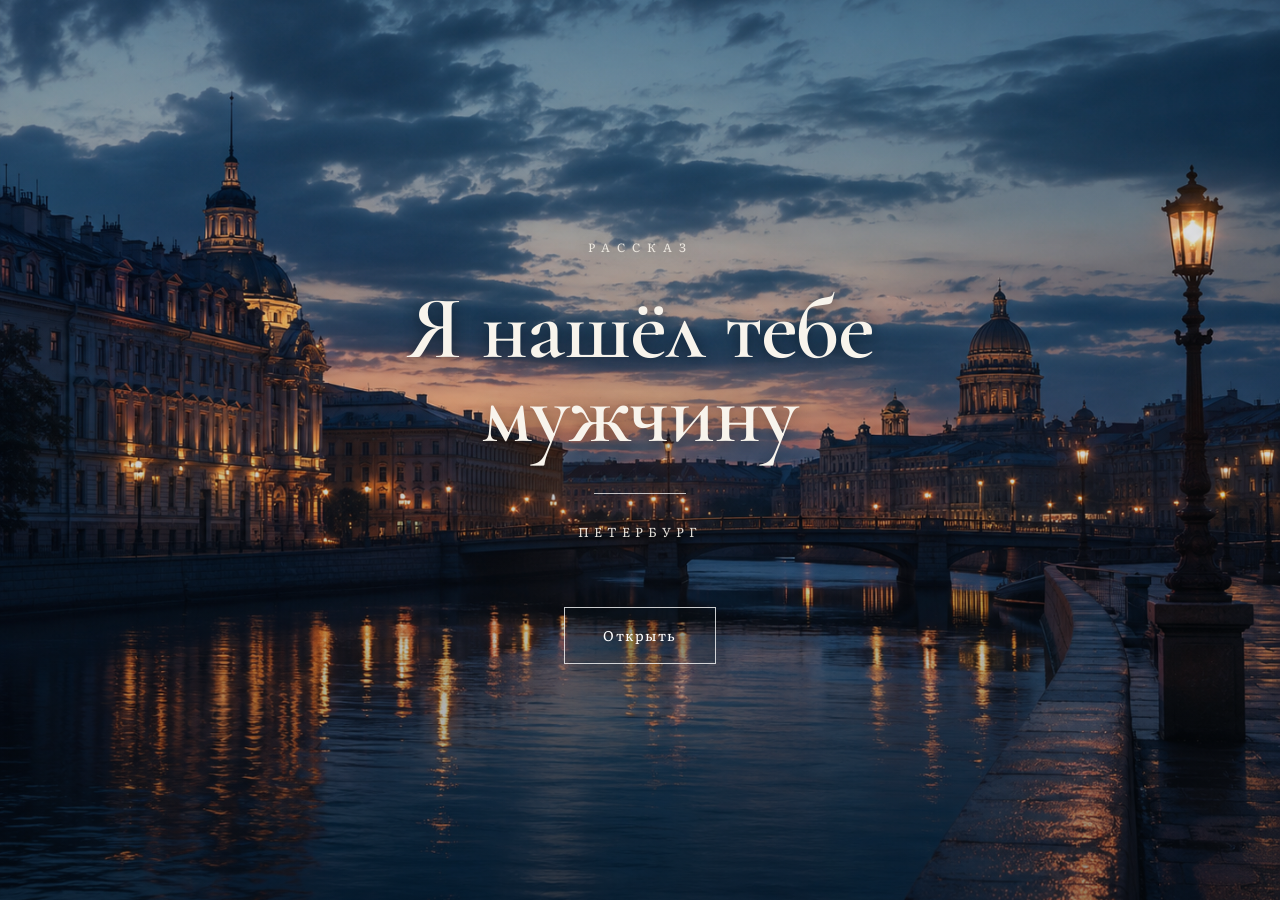
<file: index.html>
<!DOCTYPE html>
<html lang="ru">

<head>
    <meta charset="UTF-8">

    <meta name="viewport"
          content="width=device-width, initial-scale=1.0">

    <!-- Описание для Telegram и соцсетей -->
    <meta property="og:description" content="Ты уехала на три недели в Петербург, а я остался дома. Всё началось с запасного телефона и совершенно другой идеи. Но потом мне в голову пришла мысль, от которой я уже не смог отказаться." />

    <!-- Стандартное описание для поисковиков (Google, Яндекс) -->
    <meta name="description" content="Ты уехала на три недели в Петербург, а я остался дома. Всё началось с запасного телефона и совершенно другой идеи. Но потом мне в голову пришла мысль, от которой я уже не смог отказаться." />
    
    <title>Я нашёл тебе мужчину</title>

    <link rel="preconnect"
          href="https://fonts.googleapis.com">

    <link rel="preconnect"
          href="https://fonts.gstatic.com"
          crossorigin>

    <link href="https://fonts.googleapis.com/css2?family=Cormorant+Garamond:wght@500;600&family=Literata:opsz,wght@7..72,300;7..72,400;7..72,500&display=swap"
          rel="stylesheet">

    <link rel="stylesheet"
          href="style.css">
</head>


<body class="splash-page">

    <main class="splash splash-new">

        <div class="splash-new-overlay"></div>

        <div class="splash-new-content">

            <div class="splash-new-type">
                рассказ
            </div>

            <h1 class="splash-new-title">
                Я нашёл тебе<br>
                мужчину
            </h1>

            <div class="splash-new-line"></div>

            <div class="splash-new-city">
                Петербург
            </div>

            <a class="splash-new-button"
               href="story.html">
                Открыть
            </a>

        </div>

    </main>

    <script src="script.js"></script>
</body>

</html>
</file>
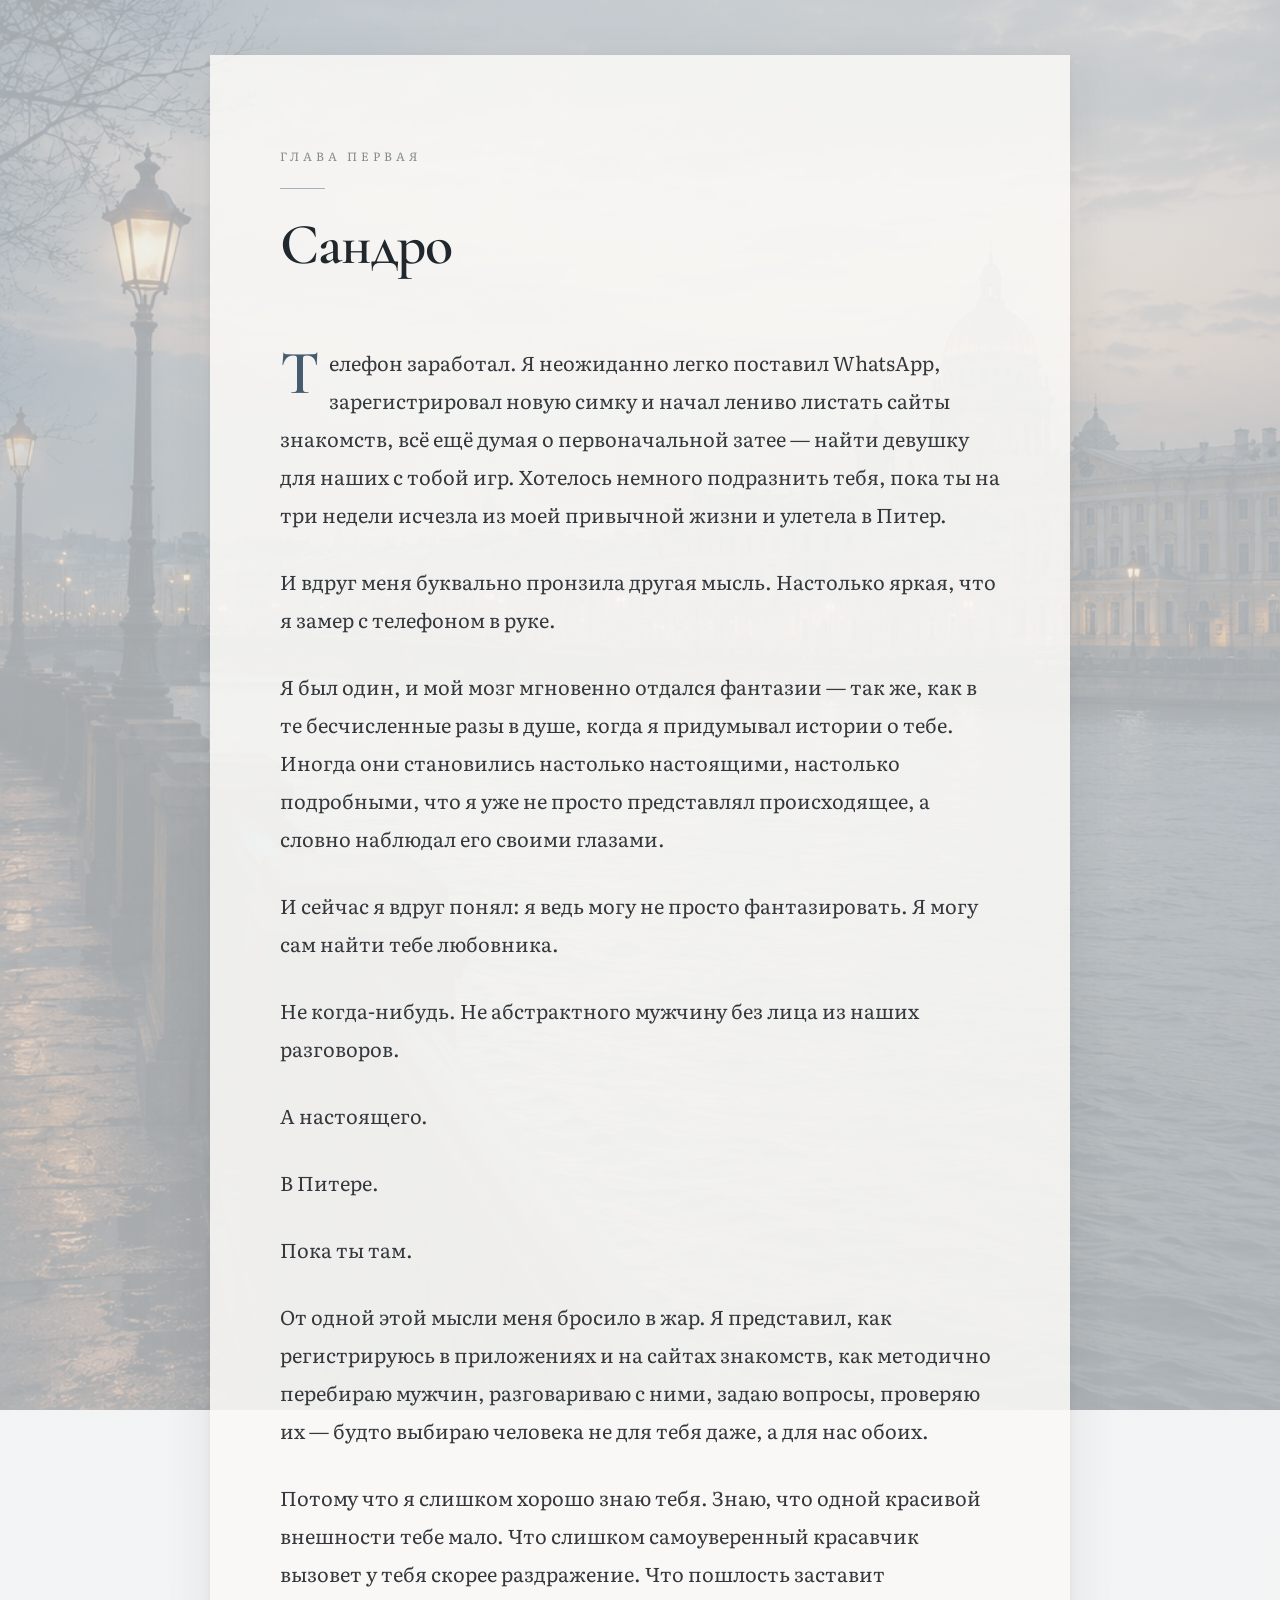
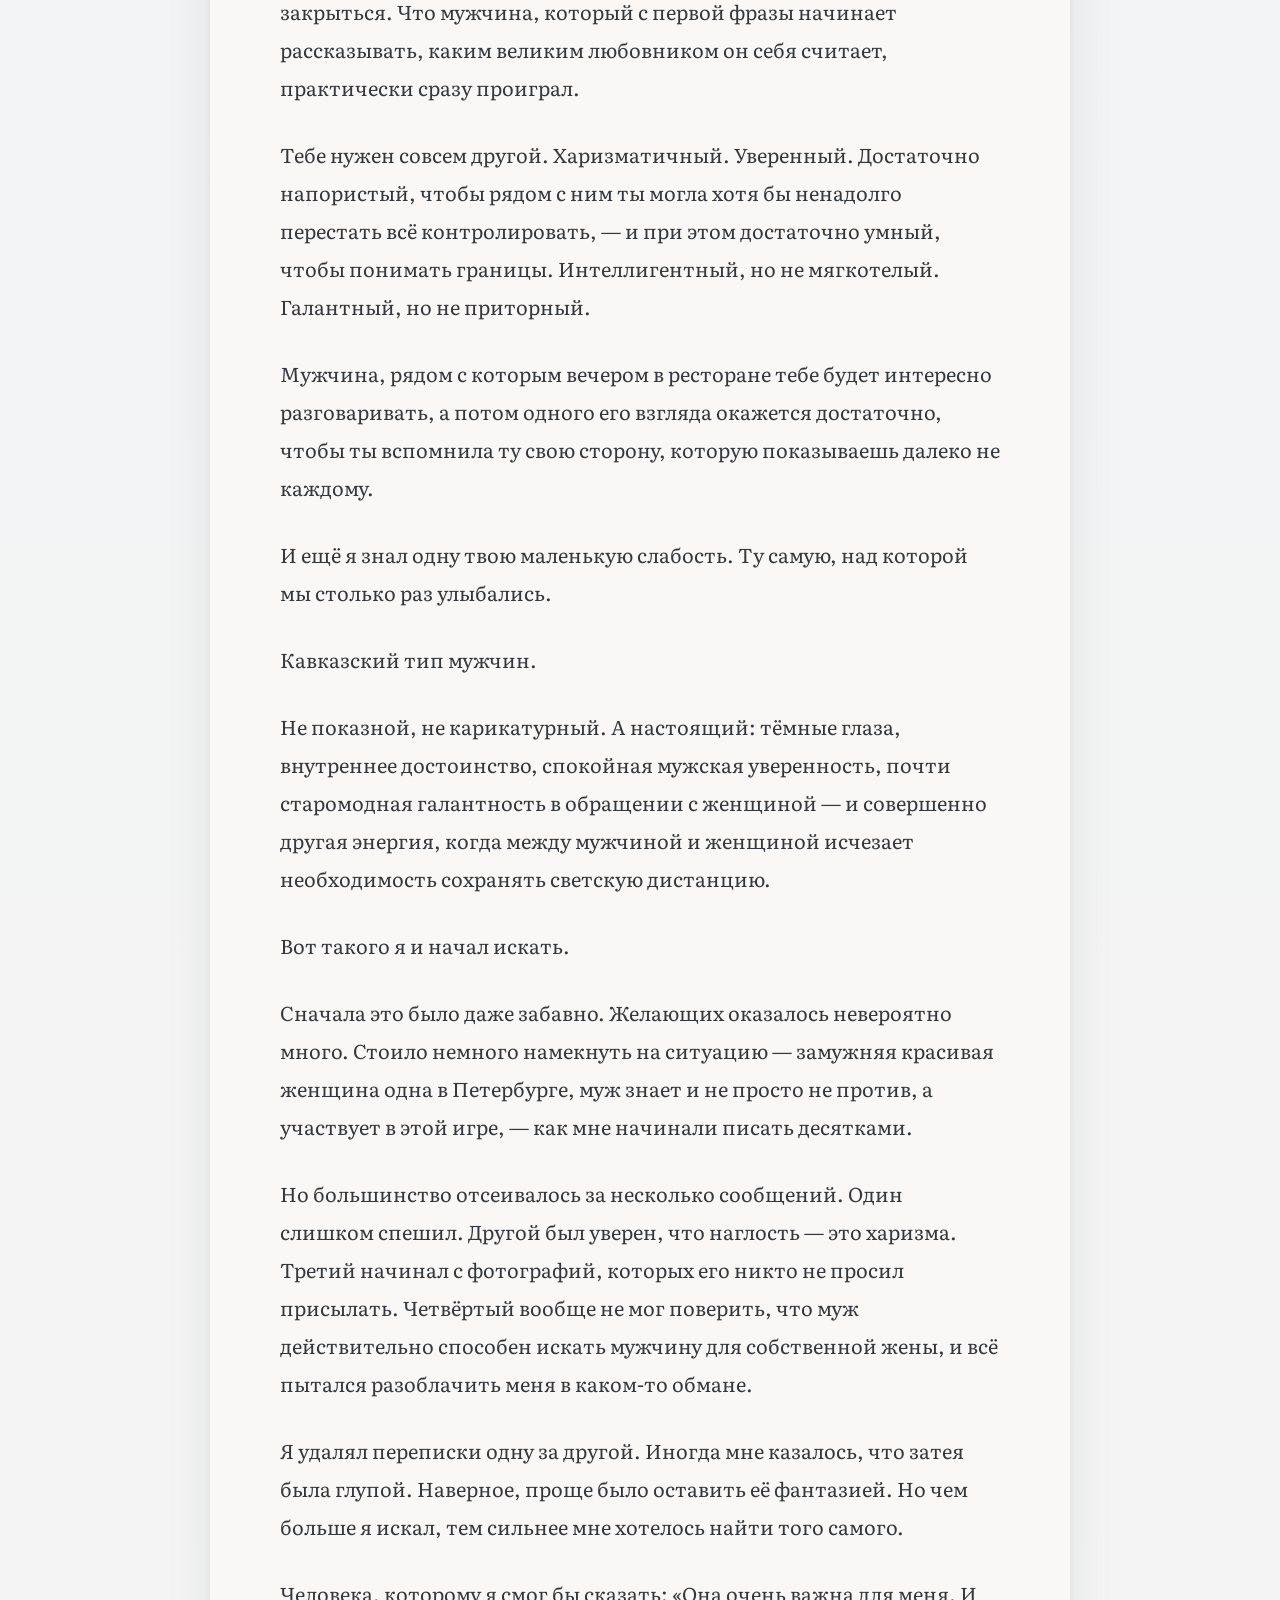
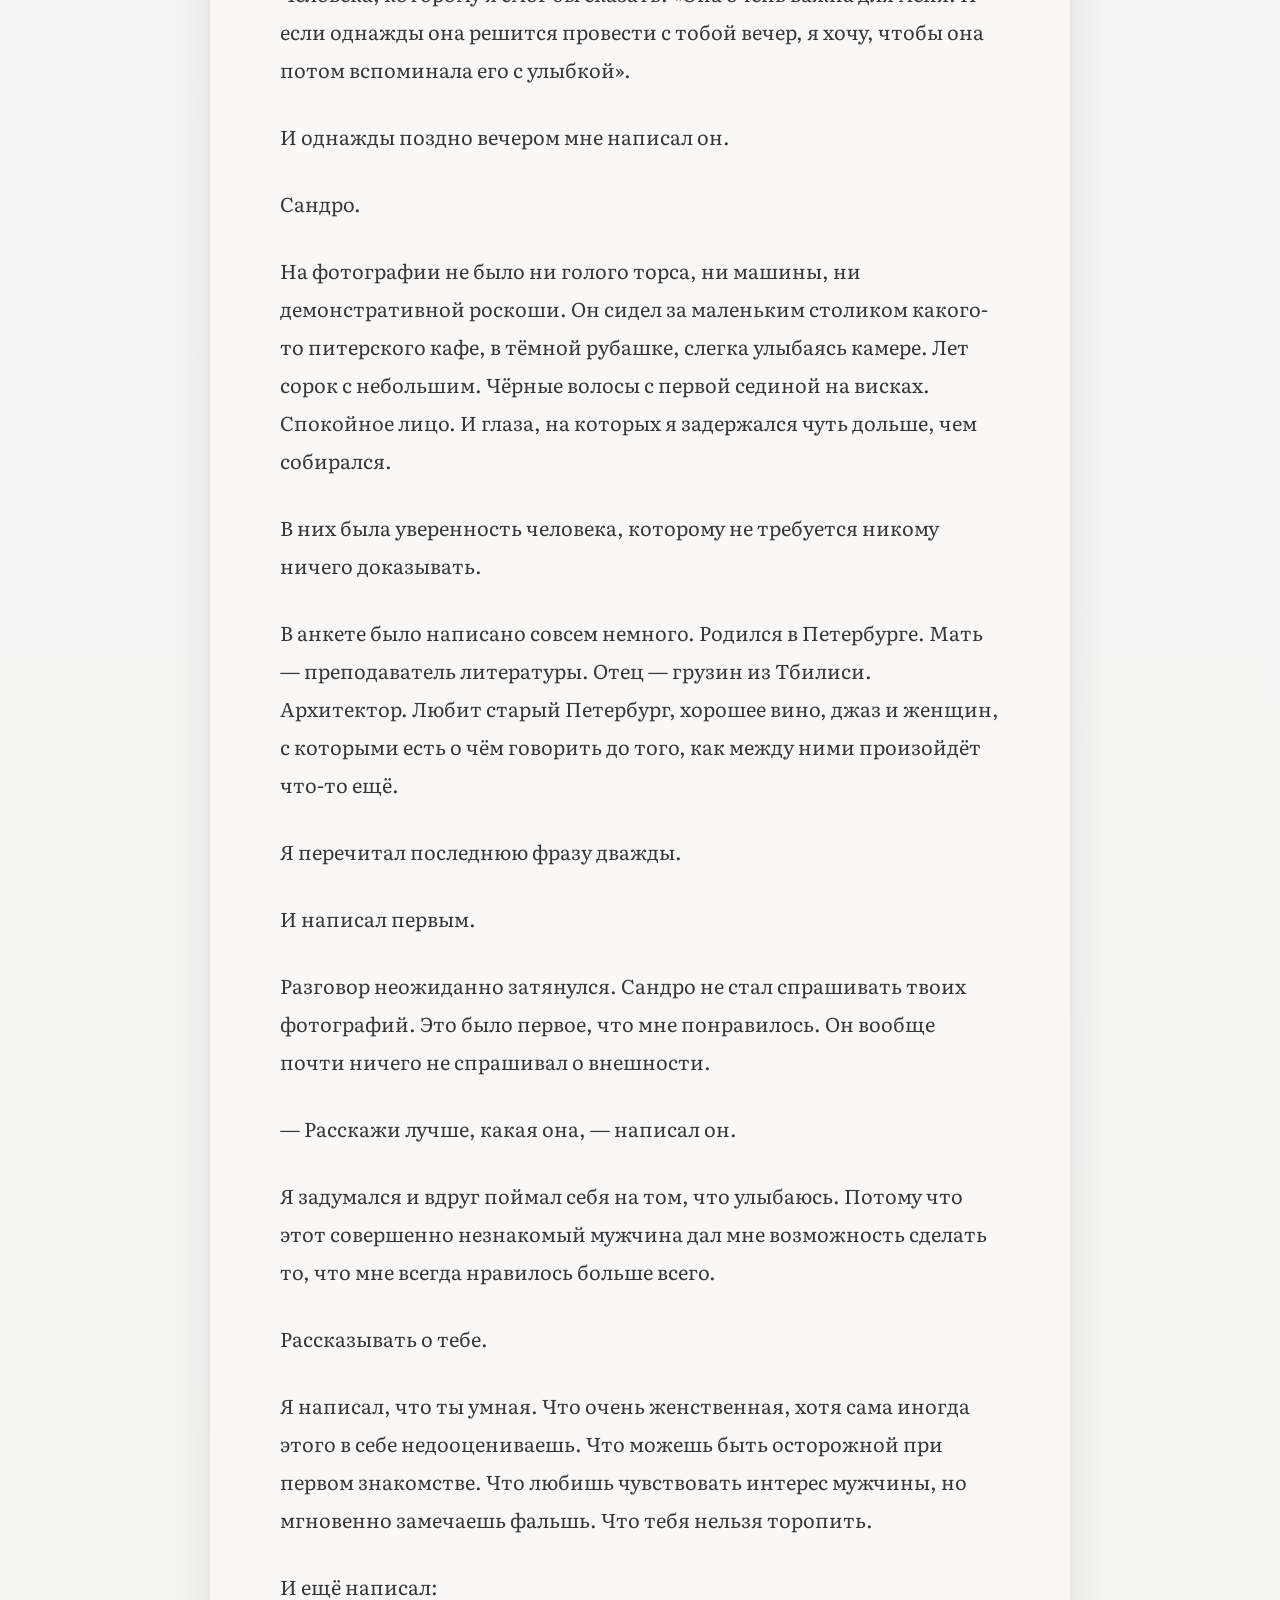
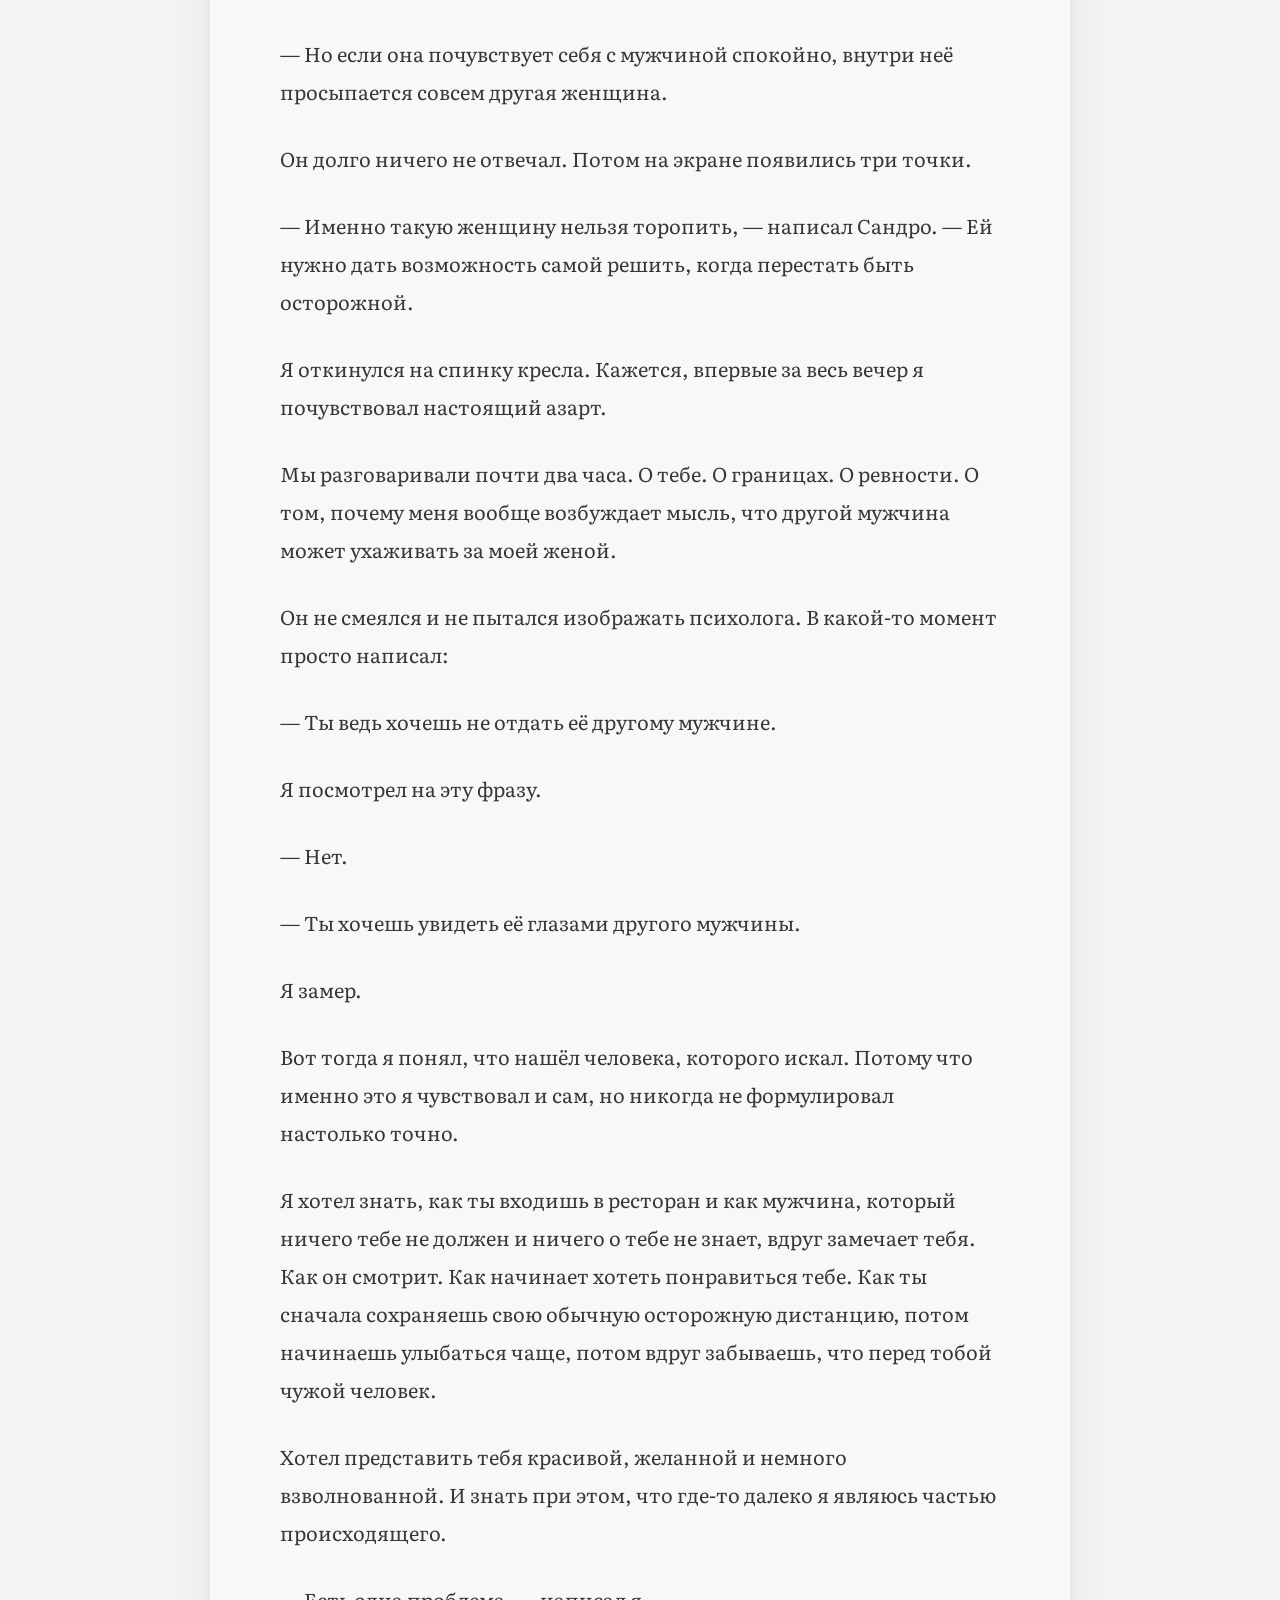
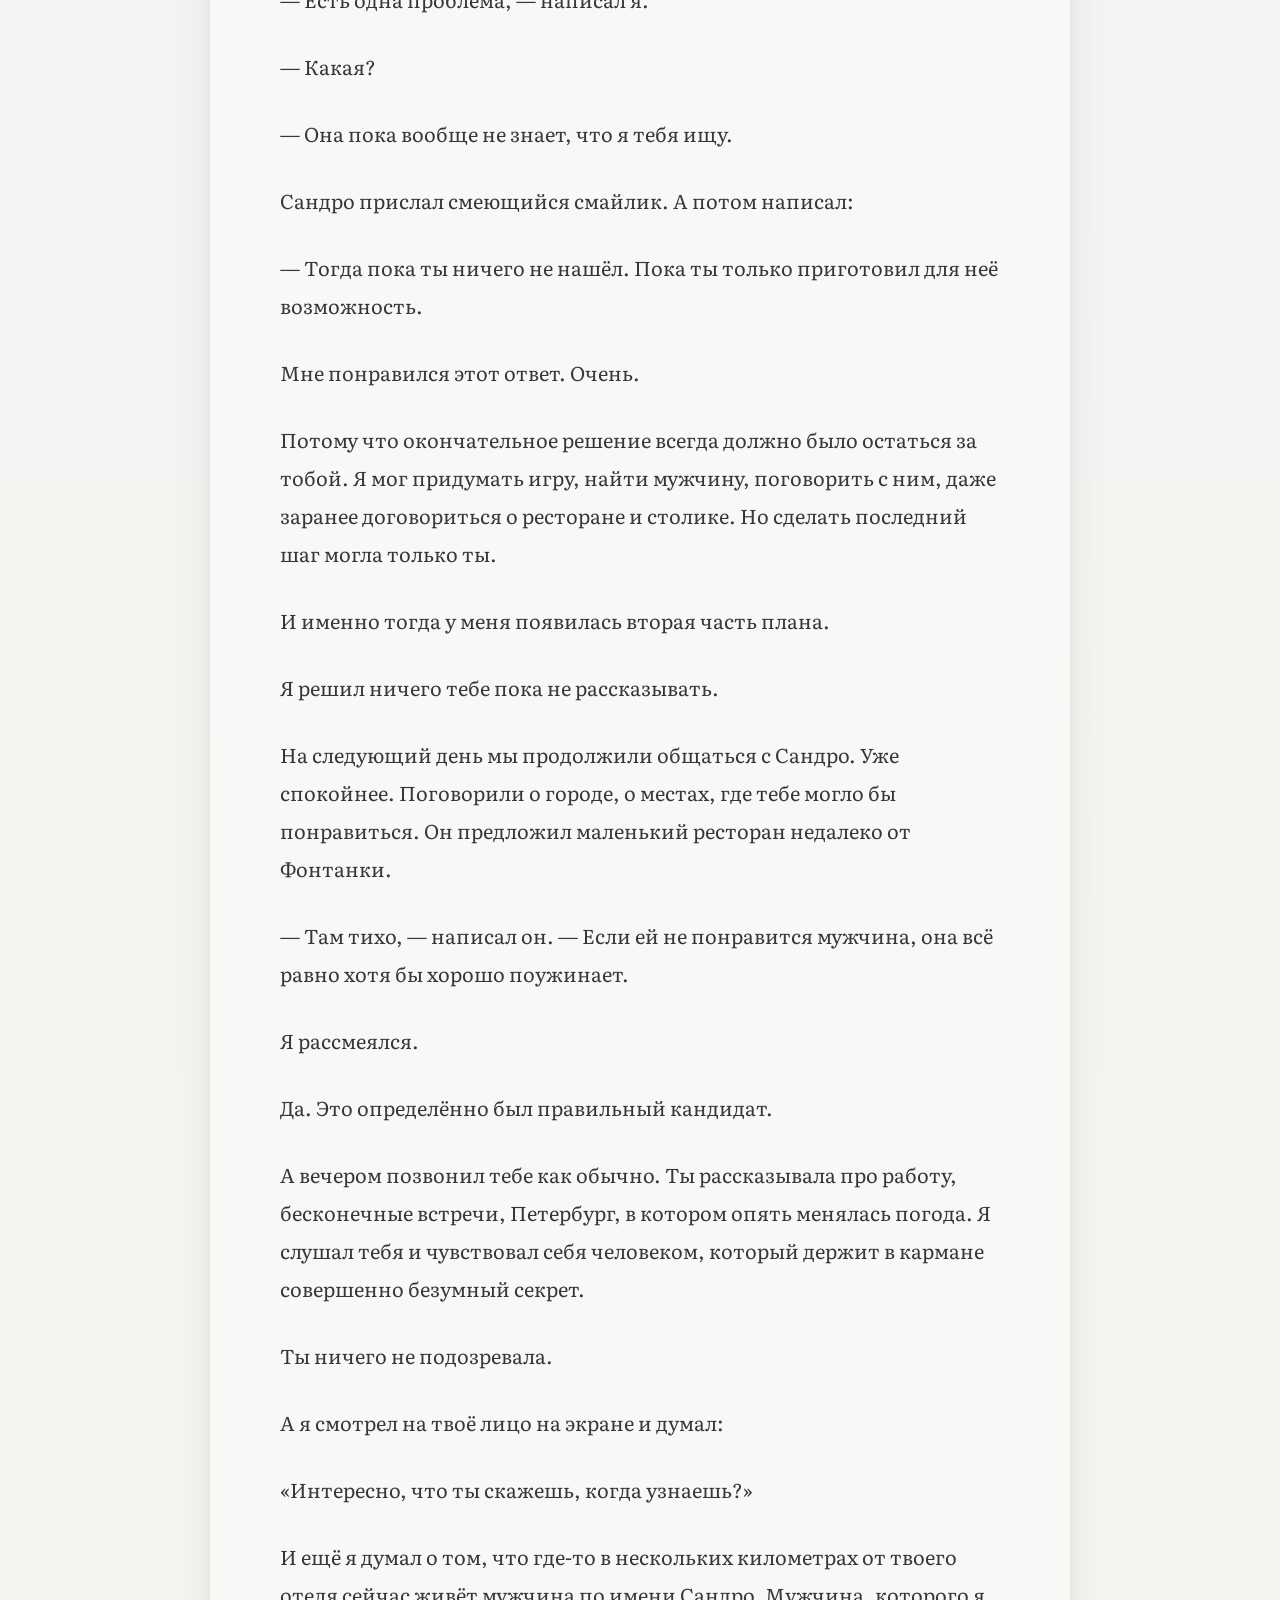
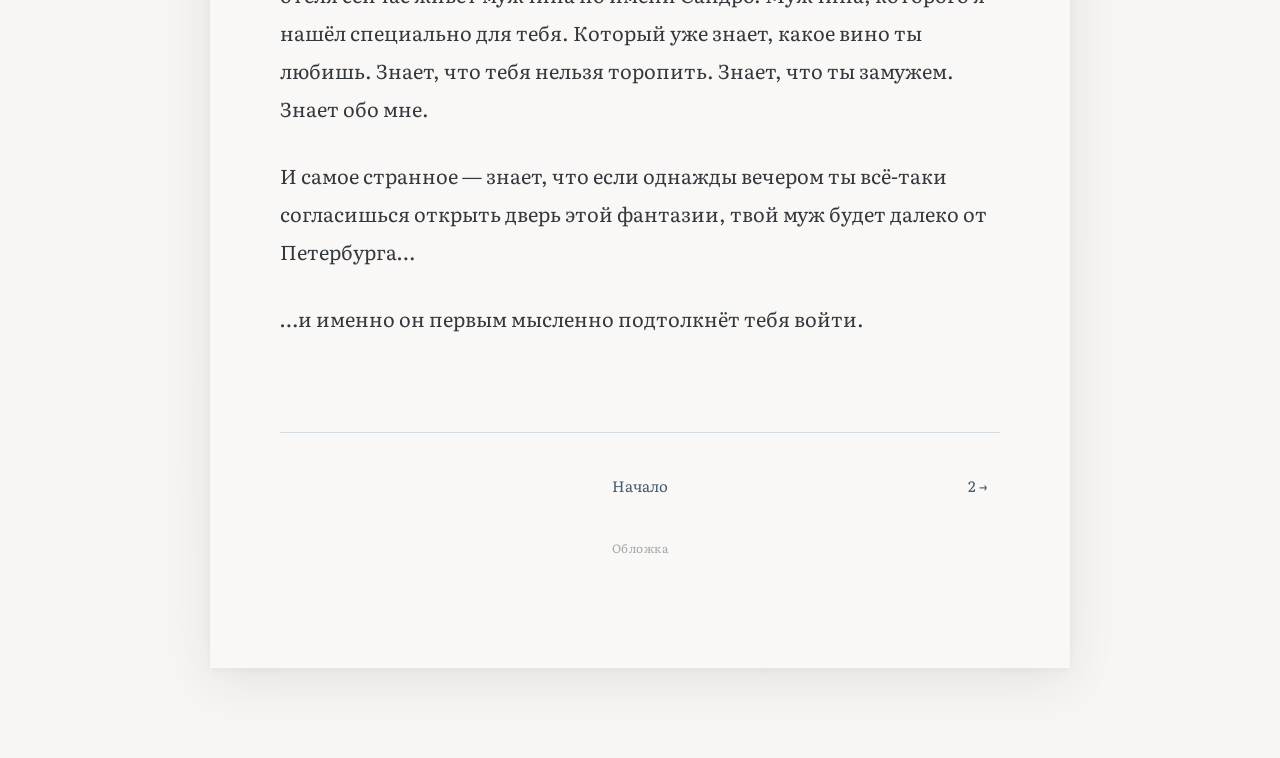
<file: chapter1.html>
<!DOCTYPE html>
<html lang="ru">

<head>

<meta charset="UTF-8">
<meta name="viewport" content="width=device-width, initial-scale=1.0">

<title>Глава 1 — Сандро</title>

<link rel="stylesheet" href="style.css">

<link rel="preconnect" href="https://fonts.googleapis.com">
<link rel="preconnect" href="https://fonts.gstatic.com" crossorigin>

<link href="https://fonts.googleapis.com/css2?family=Cormorant+Garamond:wght@500;600&family=Literata:opsz,wght@7..72,300;7..72,400;7..72,500&display=swap" rel="stylesheet">

</head>

<body>

<div class="progress"></div>

<article class="chapter">

<div class="chapter-number">

Глава первая

</div>

<h1 class="chapter-title">

Сандро

</h1>


<p>
Телефон заработал. Я неожиданно легко поставил WhatsApp, зарегистрировал новую симку и начал лениво листать сайты знакомств, всё ещё думая о первоначальной затее — найти девушку для наших с тобой игр. Хотелось немного подразнить тебя, пока ты на три недели исчезла из моей привычной жизни и улетела в Питер.
</p>

<p>
И вдруг меня буквально пронзила другая мысль. Настолько яркая, что я замер с телефоном в руке.
</p>

<p>
Я был один, и мой мозг мгновенно отдался фантазии — так же, как в те бесчисленные разы в душе, когда я придумывал истории о тебе. Иногда они становились настолько настоящими, настолько подробными, что я уже не просто представлял происходящее, а словно наблюдал его своими глазами.
</p>

<p>
И сейчас я вдруг понял: я ведь могу не просто фантазировать. Я могу сам найти тебе любовника.
</p>

<p>
Не когда-нибудь. Не абстрактного мужчину без лица из наших разговоров.
</p>

<p>
А настоящего.
</p>

<p>
В Питере.
</p>

<p>
Пока ты там.
</p>

<p>
От одной этой мысли меня бросило в жар. Я представил, как регистрируюсь в приложениях и на сайтах знакомств, как методично перебираю мужчин, разговариваю с ними, задаю вопросы, проверяю их — будто выбираю человека не для тебя даже, а для нас обоих.
</p>

<p>
Потому что я слишком хорошо знаю тебя. Знаю, что одной красивой внешности тебе мало. Что слишком самоуверенный красавчик вызовет у тебя скорее раздражение. Что пошлость заставит закрыться. Что мужчина, который с первой фразы начинает рассказывать, каким великим любовником он себя считает, практически сразу проиграл.
</p>

<p>
Тебе нужен совсем другой. Харизматичный. Уверенный. Достаточно напористый, чтобы рядом с ним ты могла хотя бы ненадолго перестать всё контролировать, — и при этом достаточно умный, чтобы понимать границы. Интеллигентный, но не мягкотелый. Галантный, но не приторный.
</p>

<p>
Мужчина, рядом с которым вечером в ресторане тебе будет интересно разговаривать, а потом одного его взгляда окажется достаточно, чтобы ты вспомнила ту свою сторону, которую показываешь далеко не каждому.
</p>

<p>
И ещё я знал одну твою маленькую слабость. Ту самую, над которой мы столько раз улыбались.
</p>

<p>
Кавказский тип мужчин.
</p>

<p>
Не показной, не карикатурный. А настоящий: тёмные глаза, внутреннее достоинство, спокойная мужская уверенность, почти старомодная галантность в обращении с женщиной — и совершенно другая энергия, когда между мужчиной и женщиной исчезает необходимость сохранять светскую дистанцию.
</p>

<p>
Вот такого я и начал искать.
</p>

<p>
Сначала это было даже забавно. Желающих оказалось невероятно много. Стоило немного намекнуть на ситуацию — замужняя красивая женщина одна в Петербурге, муж знает и не просто не против, а участвует в этой игре, — как мне начинали писать десятками.
</p>

<p>
Но большинство отсеивалось за несколько сообщений. Один слишком спешил. Другой был уверен, что наглость — это харизма. Третий начинал с фотографий, которых его никто не просил присылать. Четвёртый вообще не мог поверить, что муж действительно способен искать мужчину для собственной жены, и всё пытался разоблачить меня в каком-то обмане.
</p>

<p>
Я удалял переписки одну за другой. Иногда мне казалось, что затея была глупой. Наверное, проще было оставить её фантазией. Но чем больше я искал, тем сильнее мне хотелось найти того самого.
</p>

<p>
Человека, которому я смог бы сказать: «Она очень важна для меня. И если однажды она решится провести с тобой вечер, я хочу, чтобы она потом вспоминала его с улыбкой».
</p>

<p>
И однажды поздно вечером мне написал он.
</p>

<p>
Сандро.
</p>

<p>
На фотографии не было ни голого торса, ни машины, ни демонстративной роскоши. Он сидел за маленьким столиком какого-то питерского кафе, в тёмной рубашке, слегка улыбаясь камере. Лет сорок с небольшим. Чёрные волосы с первой сединой на висках. Спокойное лицо. И глаза, на которых я задержался чуть дольше, чем собирался.
</p>

<p>
В них была уверенность человека, которому не требуется никому ничего доказывать.
</p>

<p>
В анкете было написано совсем немного. Родился в Петербурге. Мать — преподаватель литературы. Отец — грузин из Тбилиси. Архитектор. Любит старый Петербург, хорошее вино, джаз и женщин, с которыми есть о чём говорить до того, как между ними произойдёт что-то ещё.
</p>

<p>
Я перечитал последнюю фразу дважды.
</p>

<p>
И написал первым.
</p>

<p>
Разговор неожиданно затянулся. Сандро не стал спрашивать твоих фотографий. Это было первое, что мне понравилось. Он вообще почти ничего не спрашивал о внешности.
</p>

<p>
— Расскажи лучше, какая она, — написал он.
</p>

<p>
Я задумался и вдруг поймал себя на том, что улыбаюсь. Потому что этот совершенно незнакомый мужчина дал мне возможность сделать то, что мне всегда нравилось больше всего.
</p>

<p>
Рассказывать о тебе.
</p>

<p>
Я написал, что ты умная. Что очень женственная, хотя сама иногда этого в себе недооцениваешь. Что можешь быть осторожной при первом знакомстве. Что любишь чувствовать интерес мужчины, но мгновенно замечаешь фальшь. Что тебя нельзя торопить.
</p>

<p>
И ещё написал:
</p>

<p>
— Но если она почувствует себя с мужчиной спокойно, внутри неё просыпается совсем другая женщина.
</p>

<p>
Он долго ничего не отвечал. Потом на экране появились три точки.
</p>

<p>
— Именно такую женщину нельзя торопить, — написал Сандро. — Ей нужно дать возможность самой решить, когда перестать быть осторожной.
</p>

<p>
Я откинулся на спинку кресла. Кажется, впервые за весь вечер я почувствовал настоящий азарт.
</p>

<p>
Мы разговаривали почти два часа. О тебе. О границах. О ревности. О том, почему меня вообще возбуждает мысль, что другой мужчина может ухаживать за моей женой.
</p>

<p>
Он не смеялся и не пытался изображать психолога. В какой-то момент просто написал:
</p>

<p>
— Ты ведь хочешь не отдать её другому мужчине.
</p>

<p>
Я посмотрел на эту фразу.
</p>

<p>
— Нет.
</p>

<p>
— Ты хочешь увидеть её глазами другого мужчины.
</p>

<p>
Я замер.
</p>

<p>
Вот тогда я понял, что нашёл человека, которого искал. Потому что именно это я чувствовал и сам, но никогда не формулировал настолько точно.
</p>

<p>
Я хотел знать, как ты входишь в ресторан и как мужчина, который ничего тебе не должен и ничего о тебе не знает, вдруг замечает тебя. Как он смотрит. Как начинает хотеть понравиться тебе. Как ты сначала сохраняешь свою обычную осторожную дистанцию, потом начинаешь улыбаться чаще, потом вдруг забываешь, что перед тобой чужой человек.
</p>

<p>
Хотел представить тебя красивой, желанной и немного взволнованной. И знать при этом, что где-то далеко я являюсь частью происходящего.
</p>

<p>
— Есть одна проблема, — написал я.
</p>

<p>
— Какая?
</p>

<p>
— Она пока вообще не знает, что я тебя ищу.
</p>

<p>
Сандро прислал смеющийся смайлик. А потом написал:
</p>

<p>
— Тогда пока ты ничего не нашёл. Пока ты только приготовил для неё возможность.
</p>

<p>
Мне понравился этот ответ. Очень.
</p>

<p>
Потому что окончательное решение всегда должно было остаться за тобой. Я мог придумать игру, найти мужчину, поговорить с ним, даже заранее договориться о ресторане и столике. Но сделать последний шаг могла только ты.
</p>

<p>
И именно тогда у меня появилась вторая часть плана.
</p>

<p>
Я решил ничего тебе пока не рассказывать.
</p>

<p>
На следующий день мы продолжили общаться с Сандро. Уже спокойнее. Поговорили о городе, о местах, где тебе могло бы понравиться. Он предложил маленький ресторан недалеко от Фонтанки.
</p>

<p>
— Там тихо, — написал он. — Если ей не понравится мужчина, она всё равно хотя бы хорошо поужинает.
</p>

<p>
Я рассмеялся.
</p>

<p>
Да. Это определённо был правильный кандидат.
</p>

<p>
А вечером позвонил тебе как обычно. Ты рассказывала про работу, бесконечные встречи, Петербург, в котором опять менялась погода. Я слушал тебя и чувствовал себя человеком, который держит в кармане совершенно безумный секрет.
</p>

<p>
Ты ничего не подозревала.
</p>

<p>
А я смотрел на твоё лицо на экране и думал:
</p>

<p>
«Интересно, что ты скажешь, когда узнаешь?»
</p>

<p>
И ещё я думал о том, что где-то в нескольких километрах от твоего отеля сейчас живёт мужчина по имени Сандро. Мужчина, которого я нашёл специально для тебя. Который уже знает, какое вино ты любишь. Знает, что тебя нельзя торопить. Знает, что ты замужем. Знает обо мне.
</p>

<p>
И самое странное — знает, что если однажды вечером ты всё-таки согласишься открыть дверь этой фантазии, твой муж будет далеко от Петербурга…
</p>

<p>
…и именно он первым мысленно подтолкнёт тебя войти.
</p>

<div class="navigation">
    <span></span>

    <a href="story.html">Начало</a>

    <a href="chapter2.html">2 →</a>
</div>

<a class="chapter-cover-link" href="index.html">
    Обложка
</a>
    
</article>

<script src="script.js"></script>

</body>

</html>
</file>
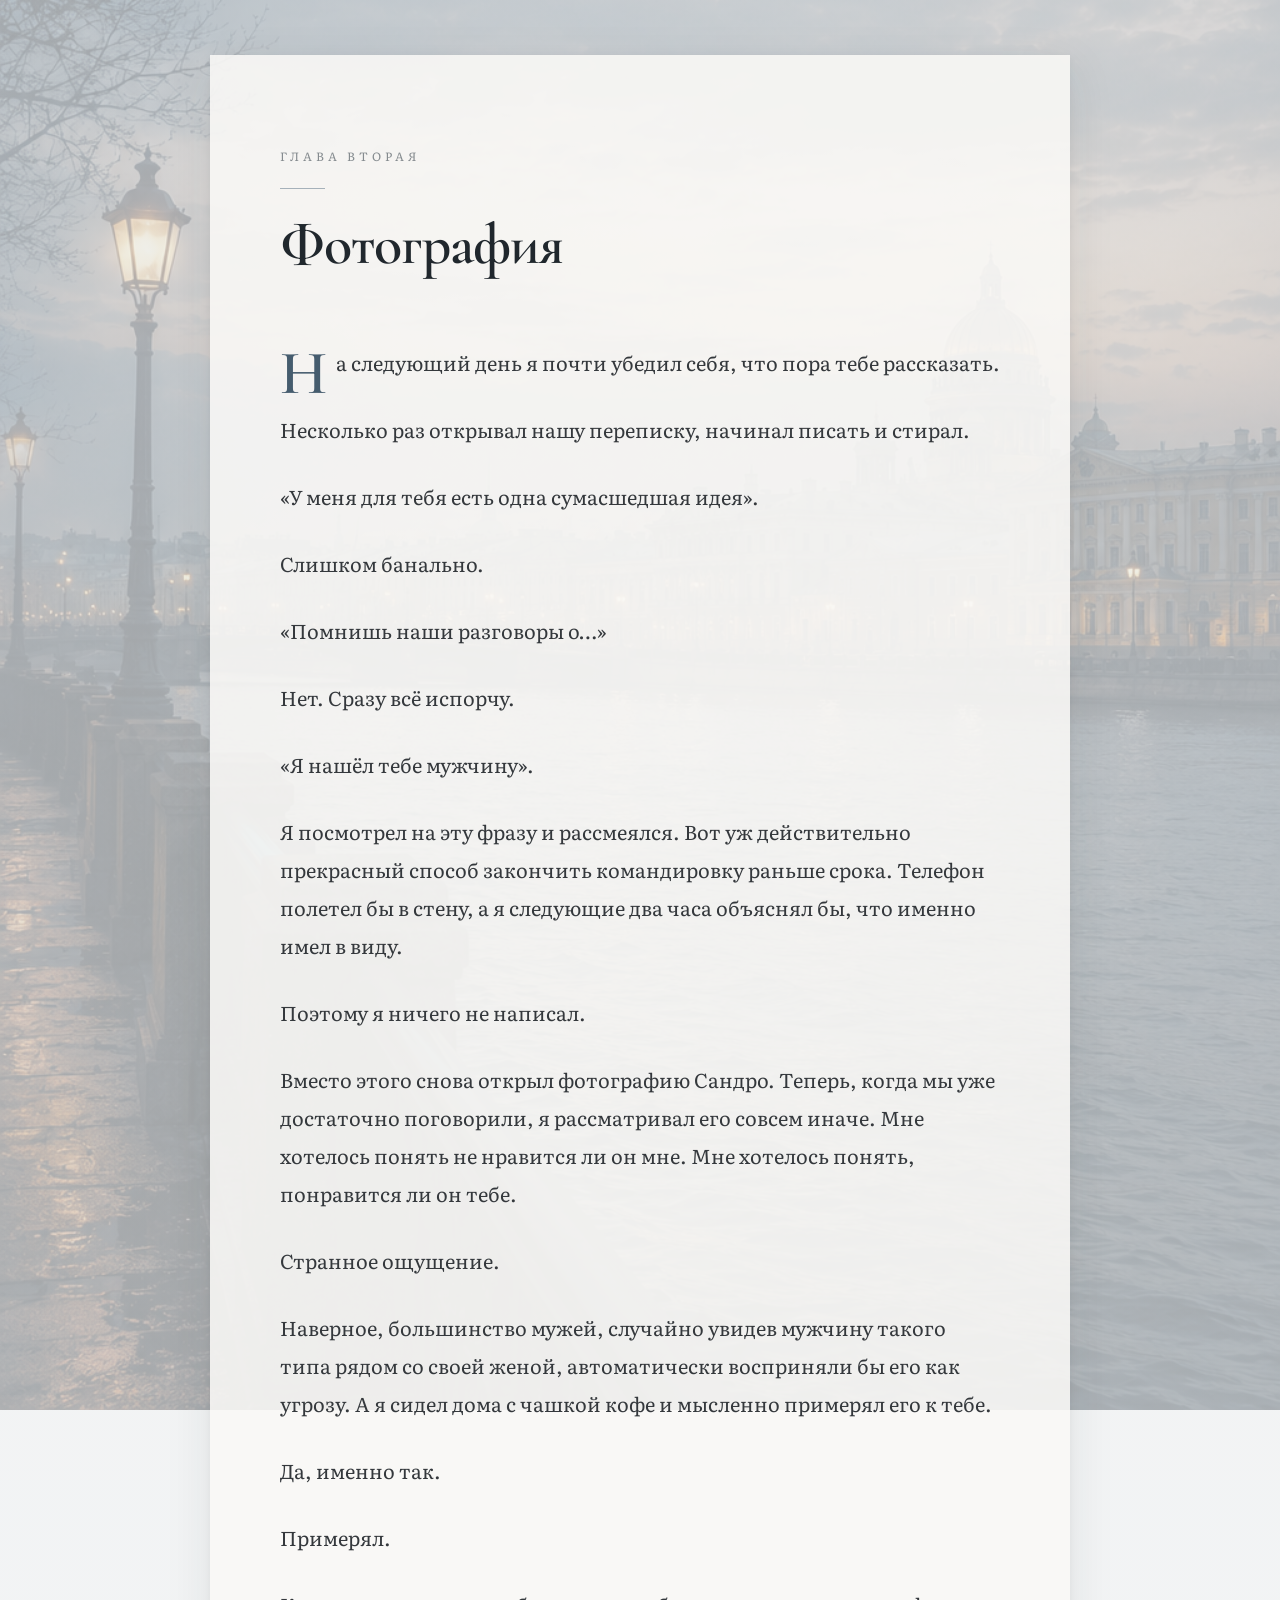
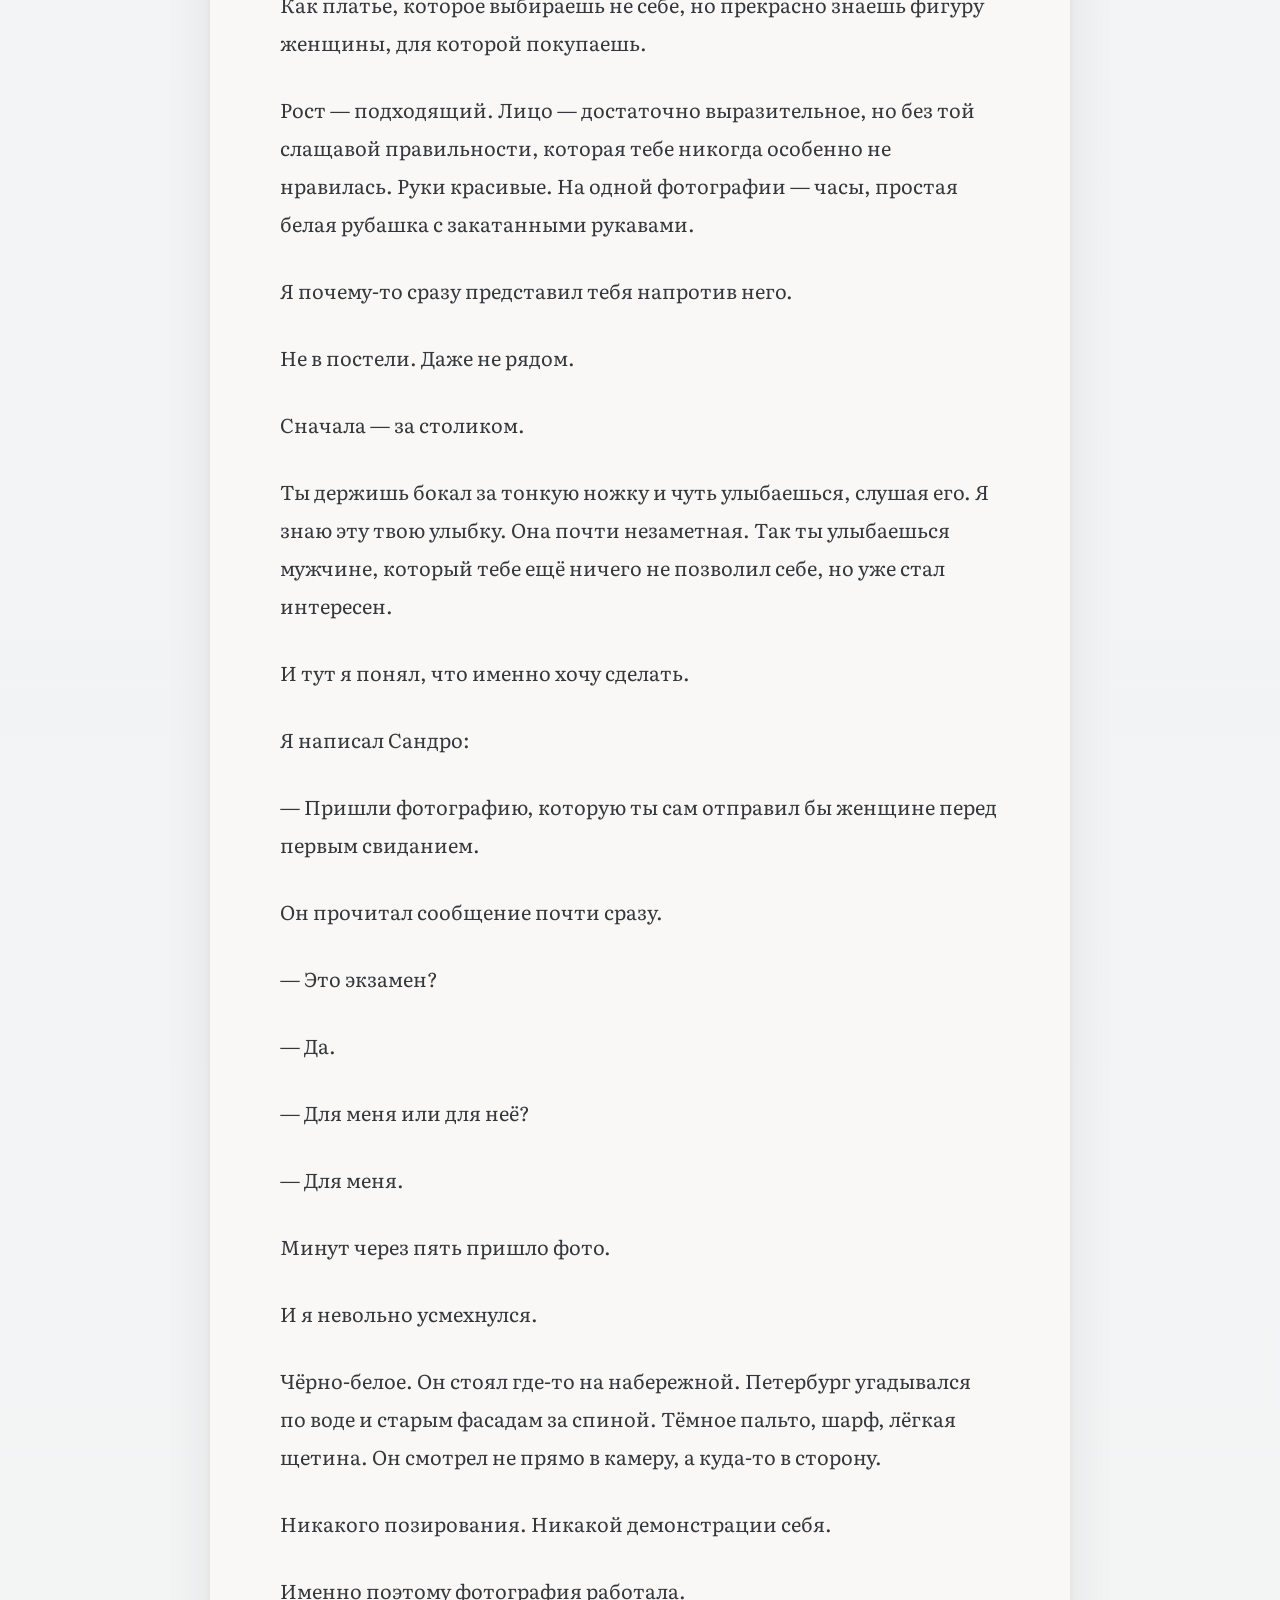
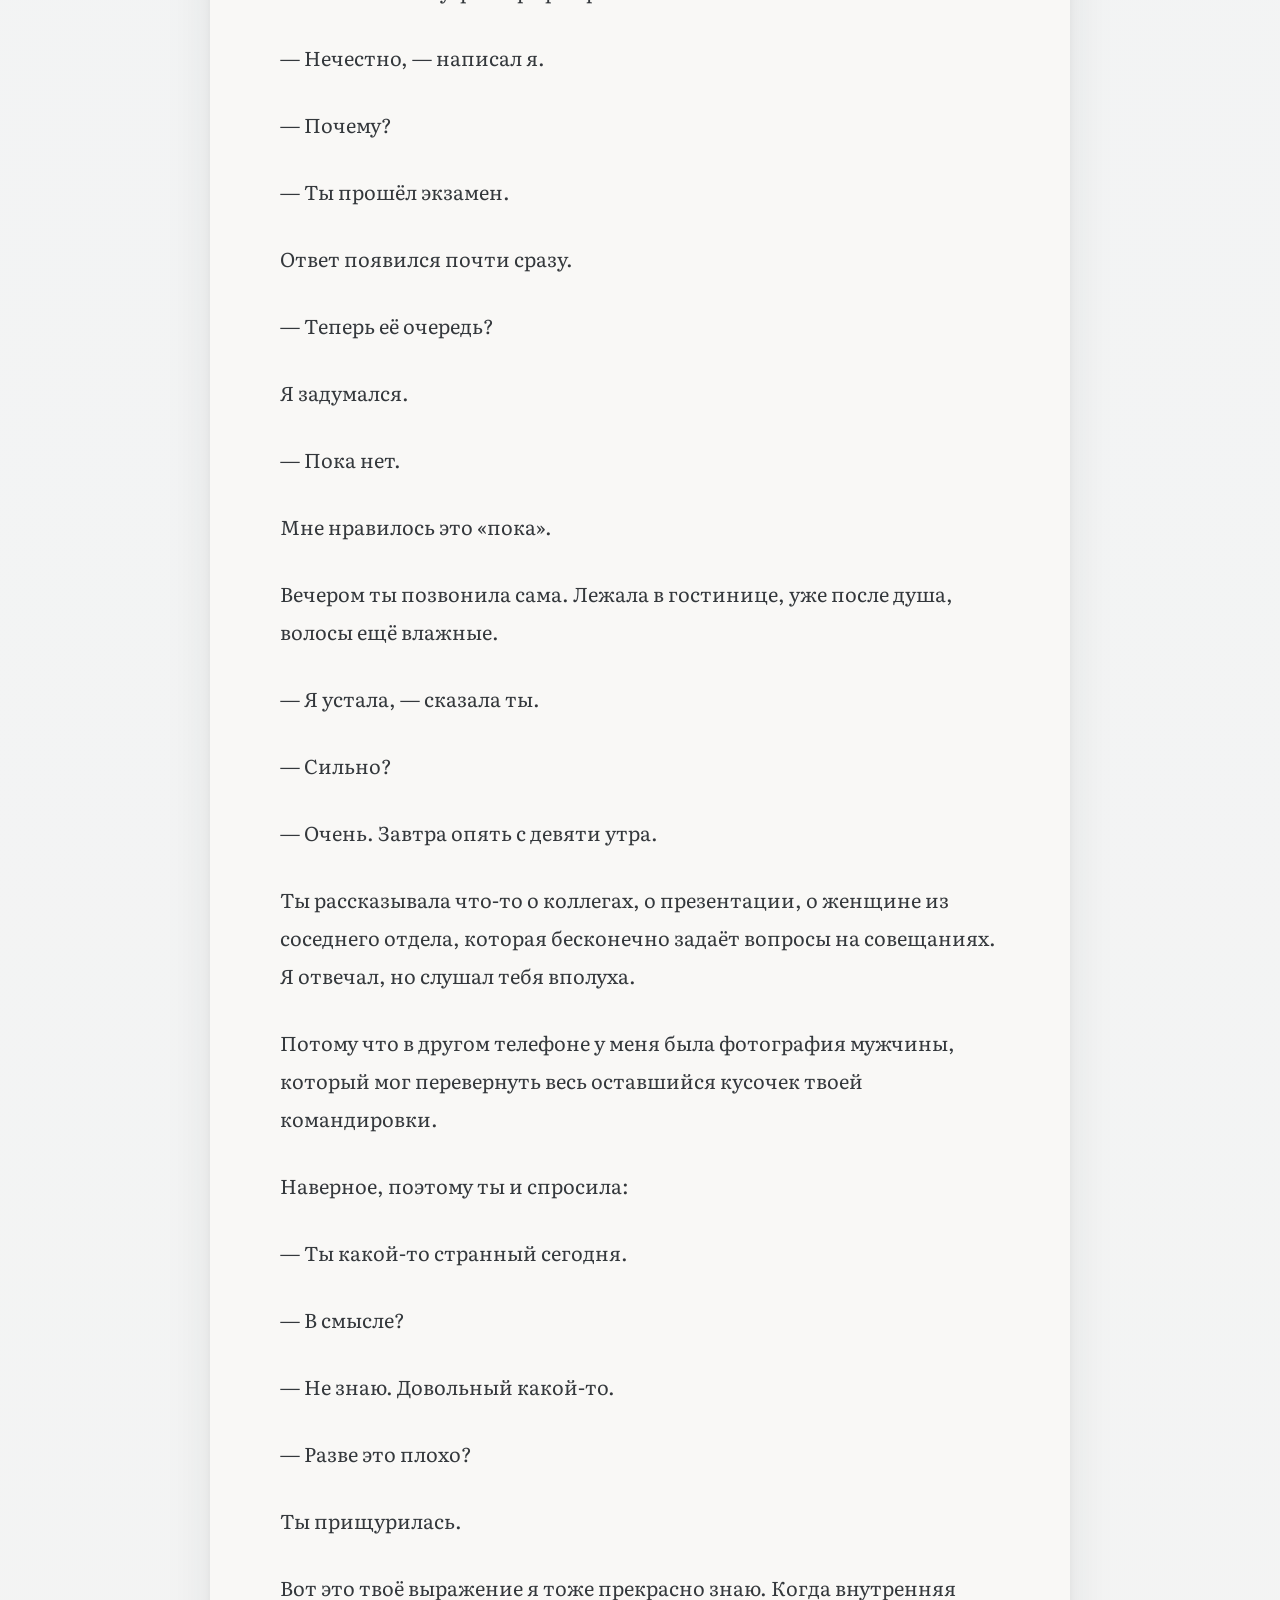
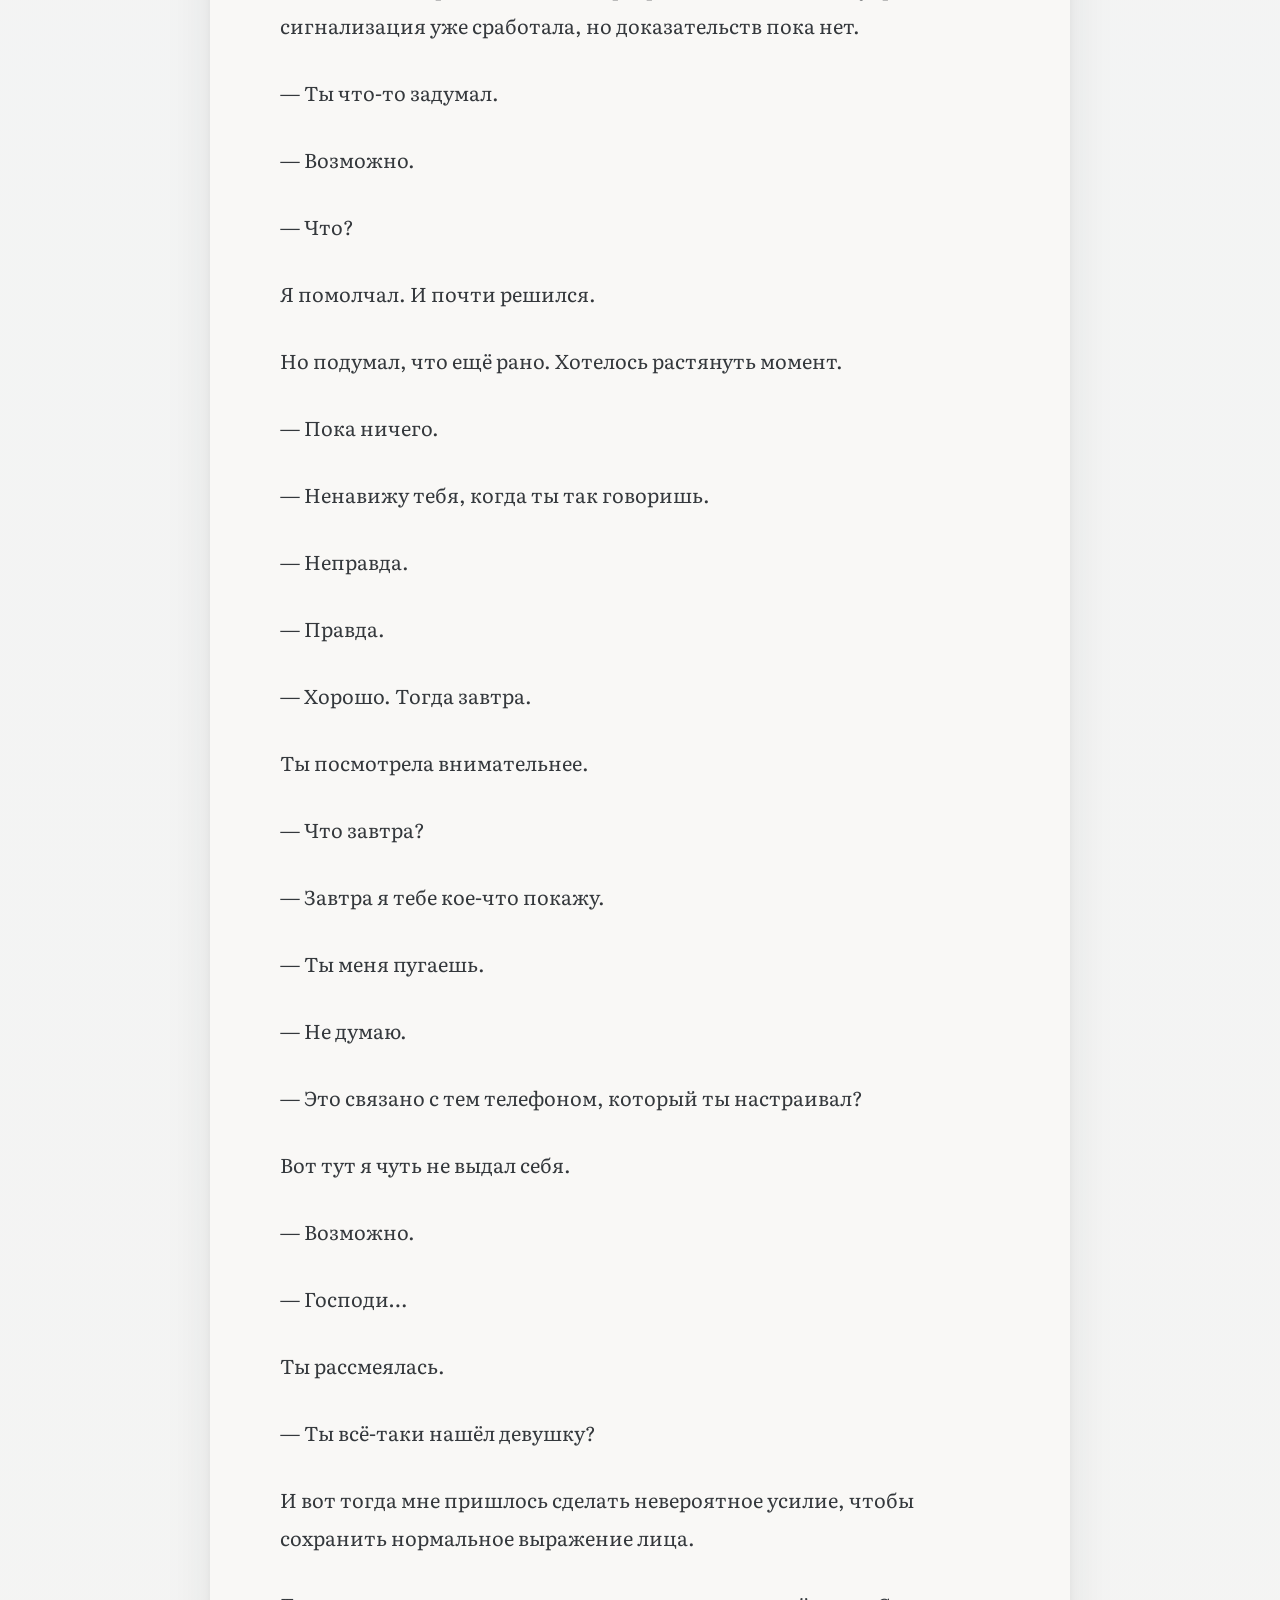
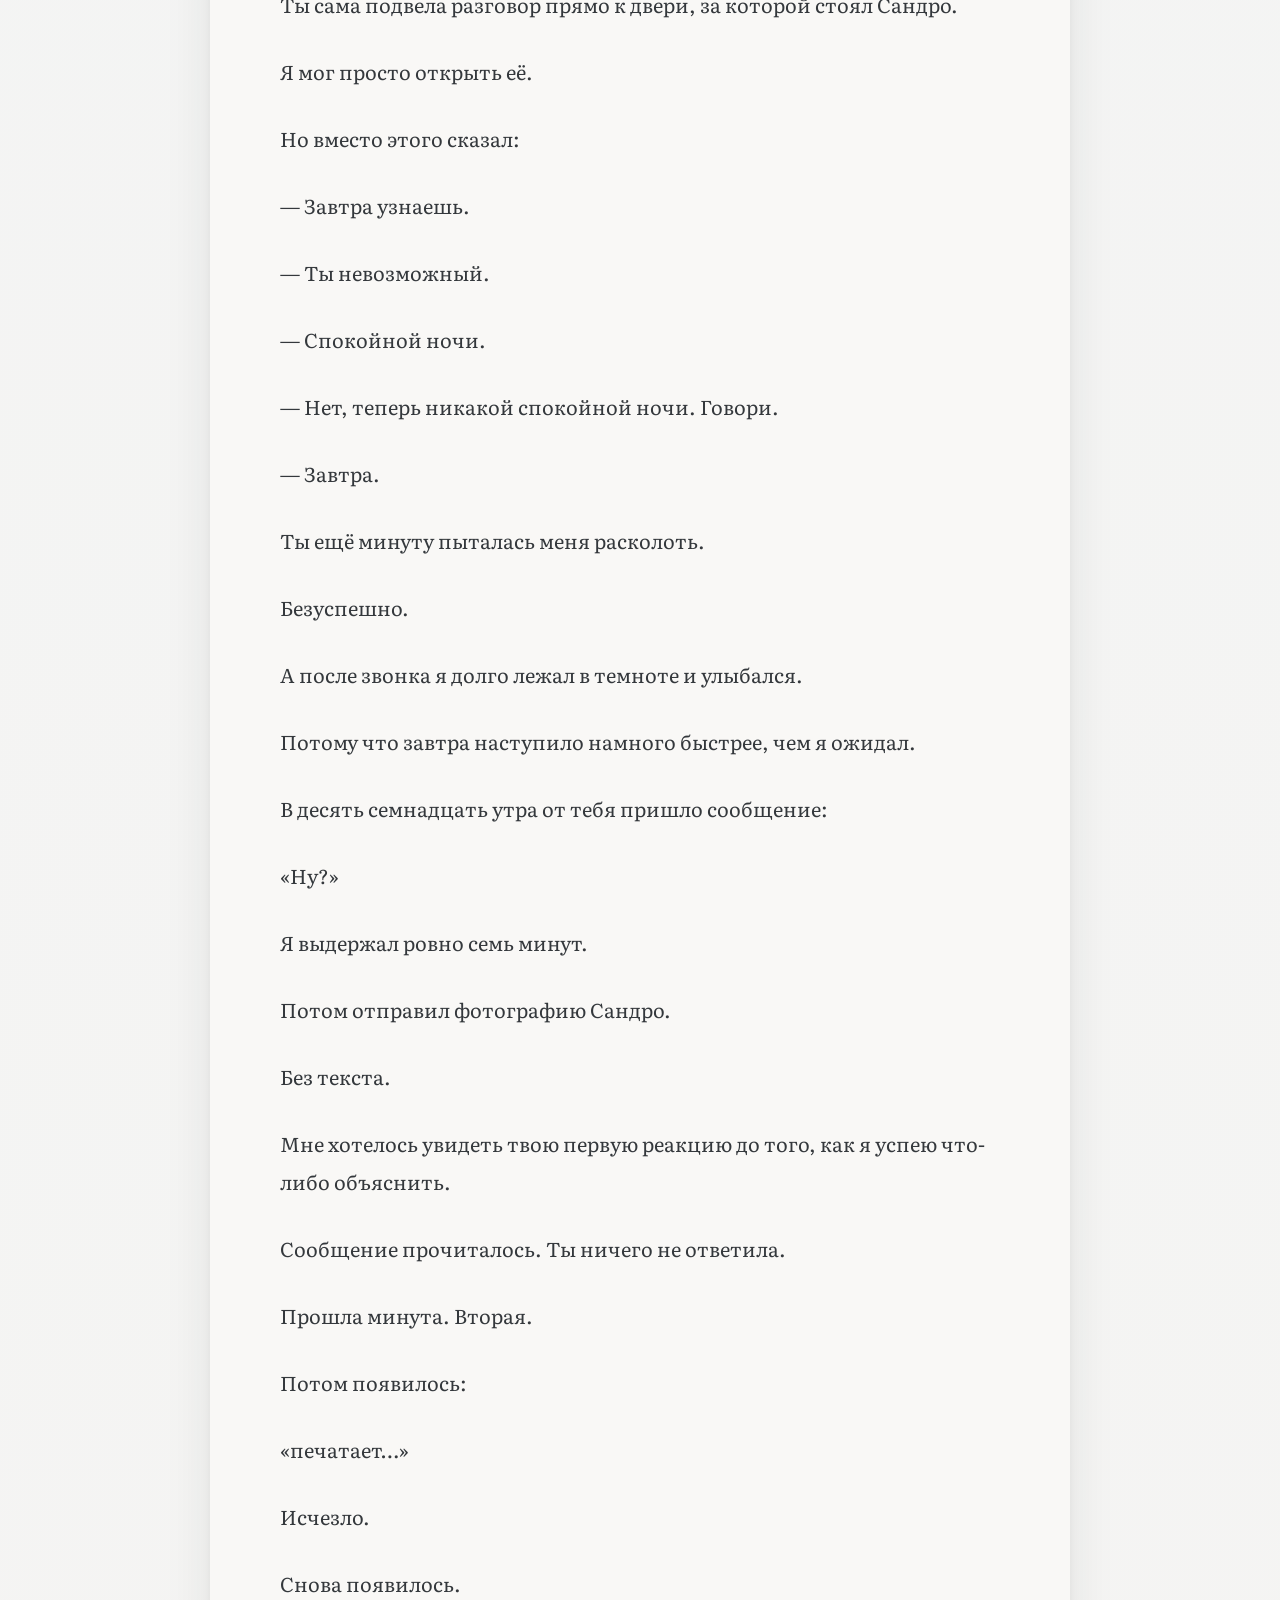
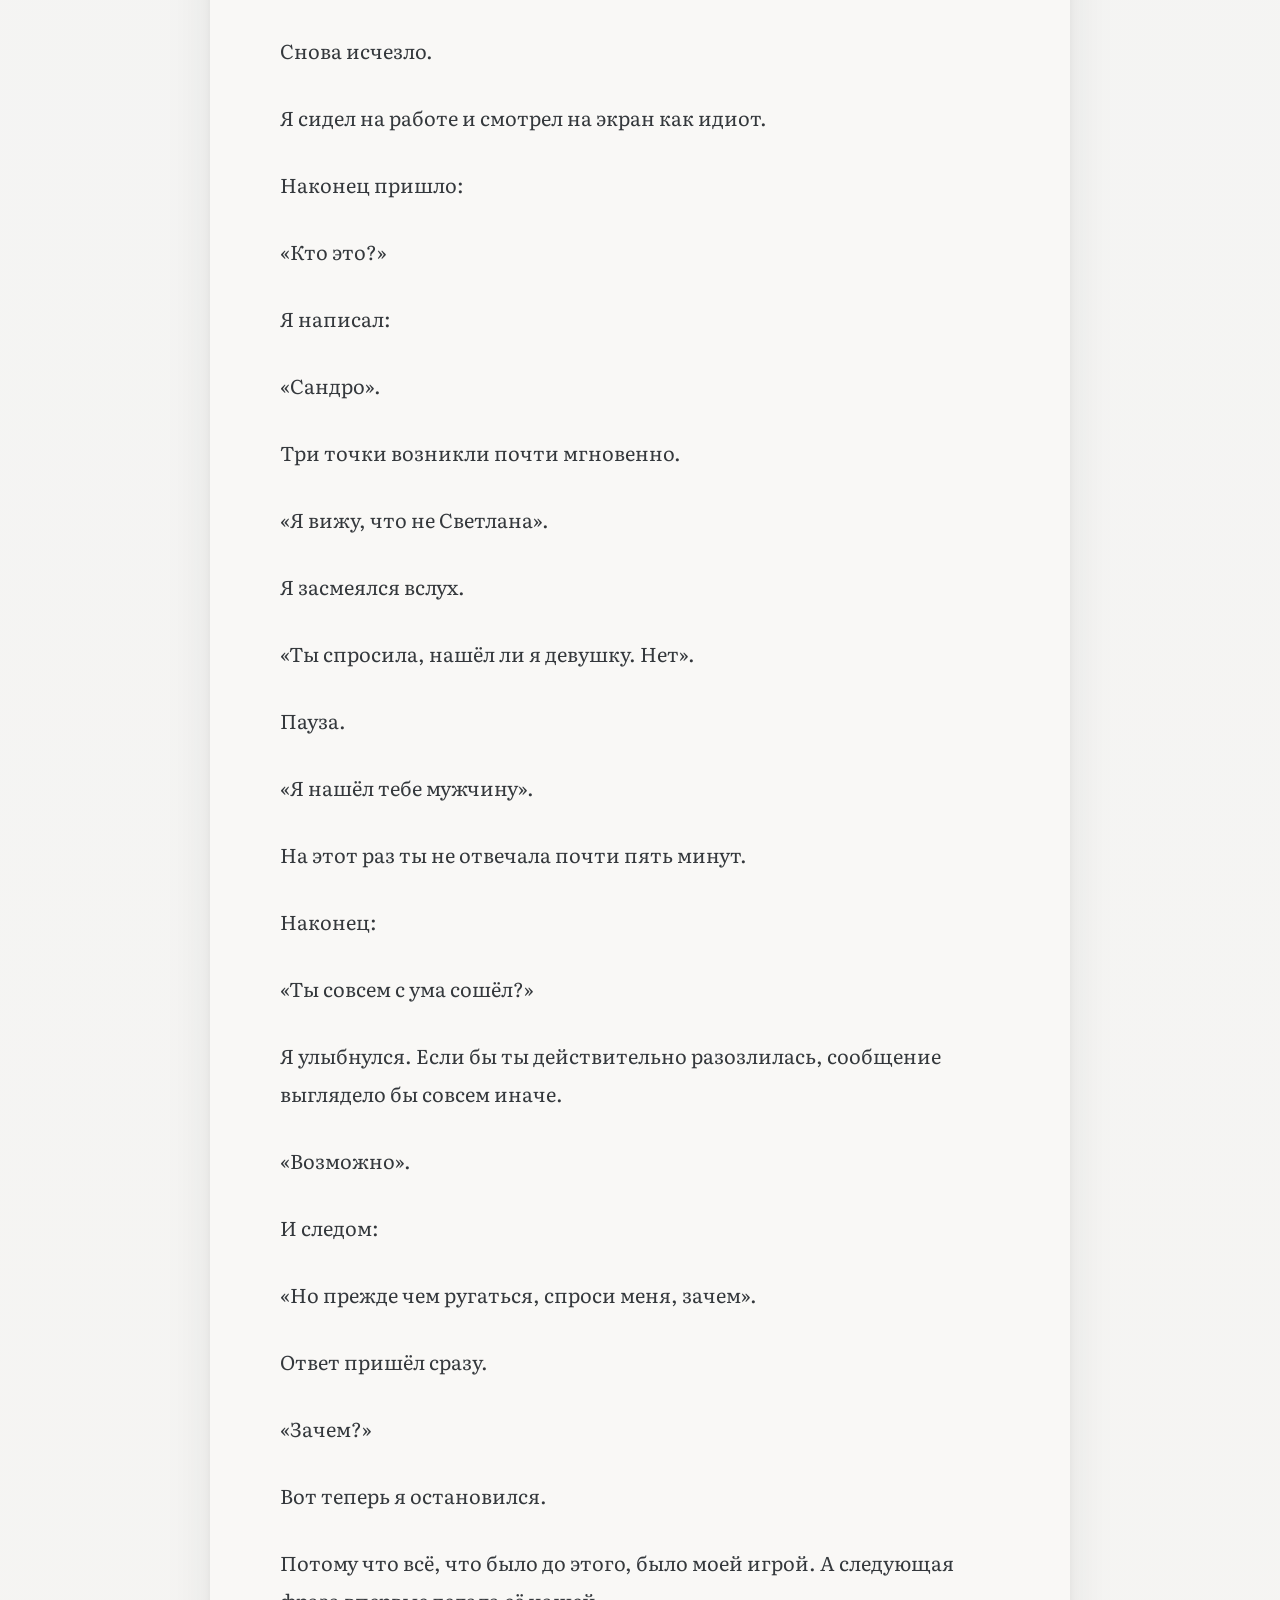
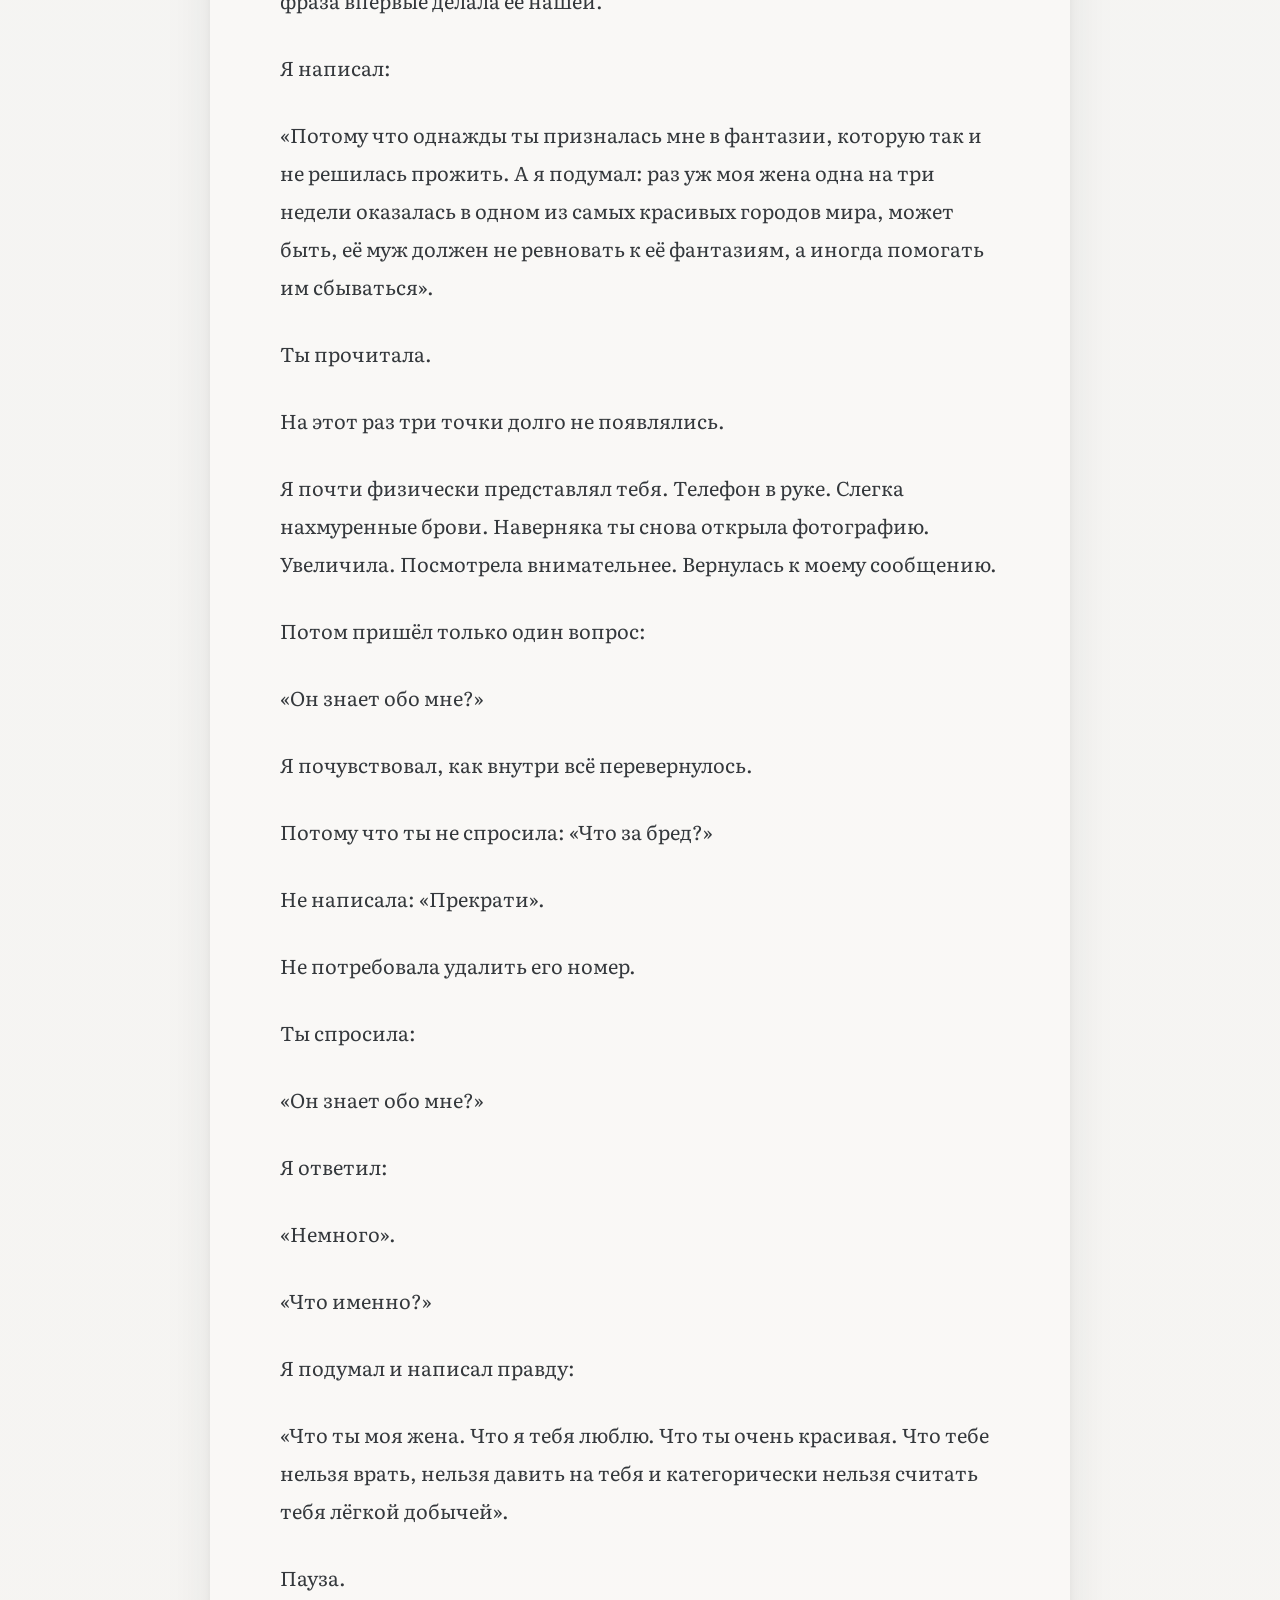
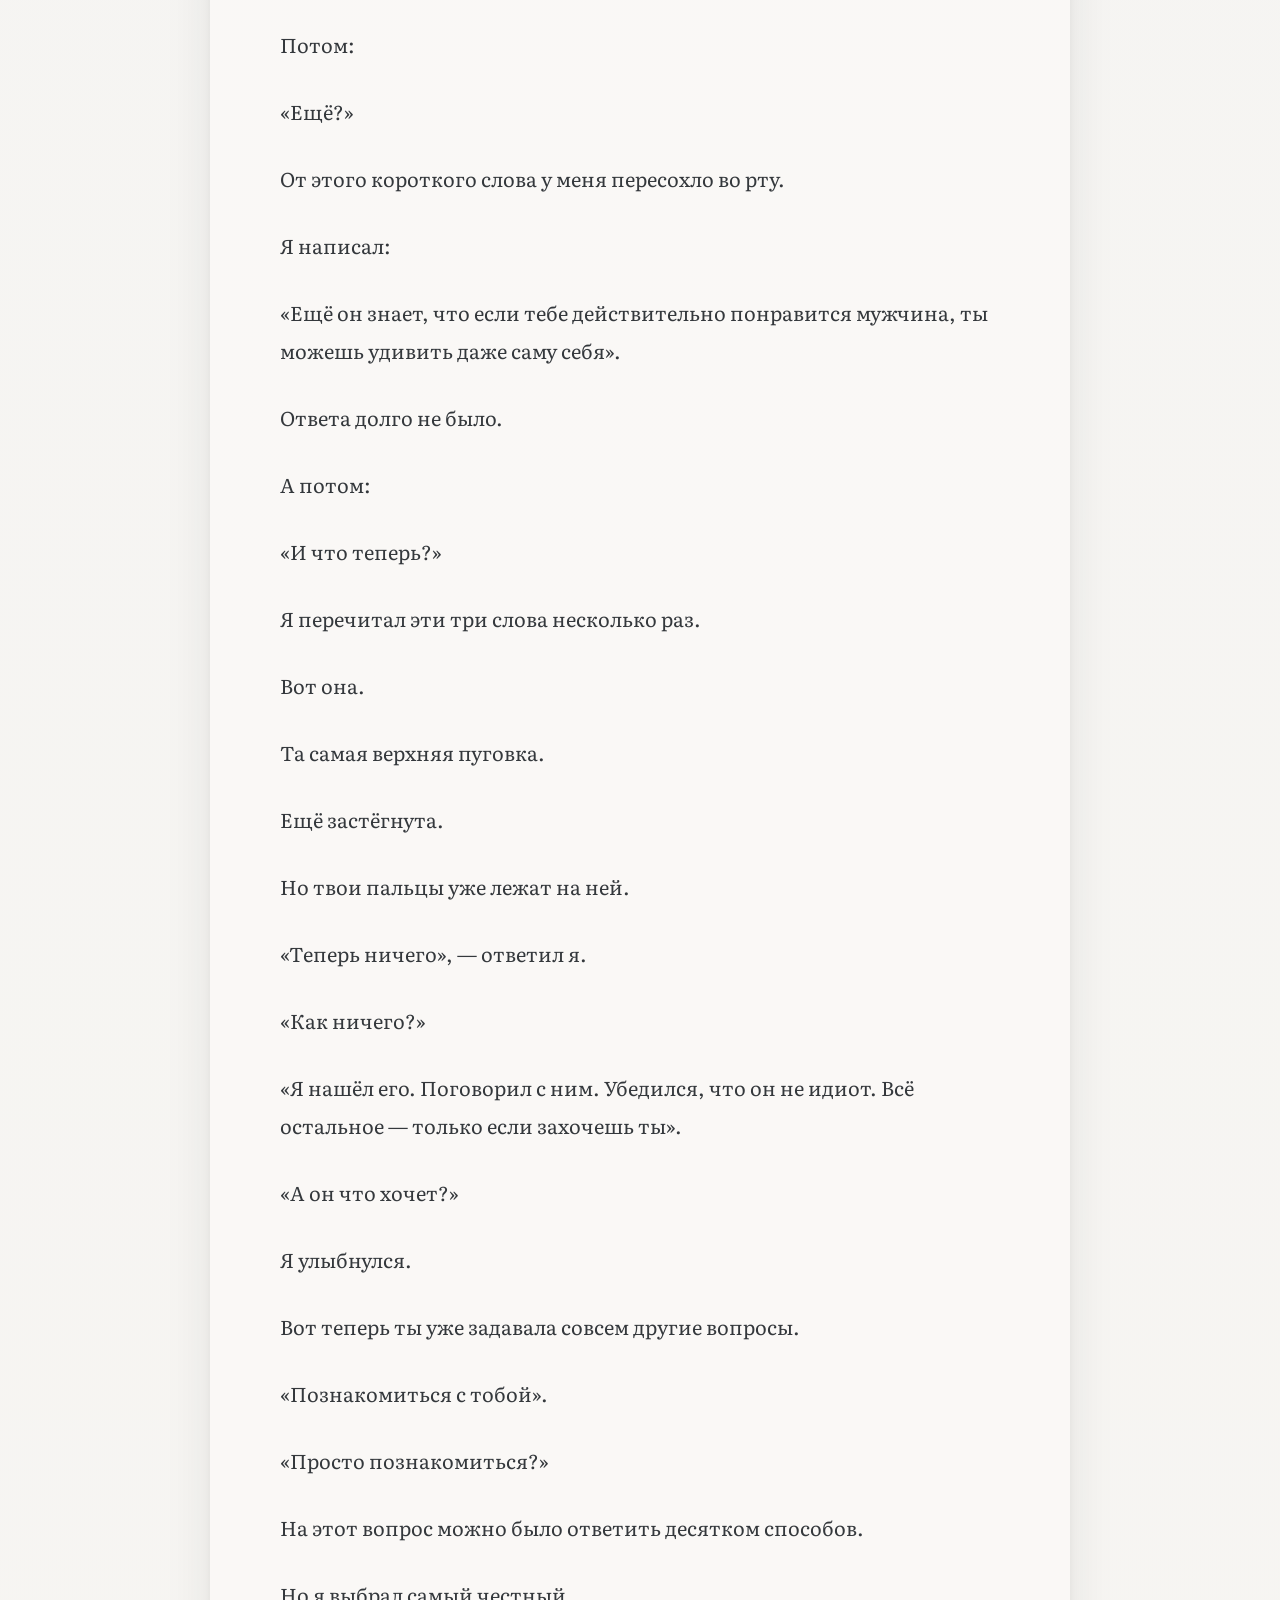
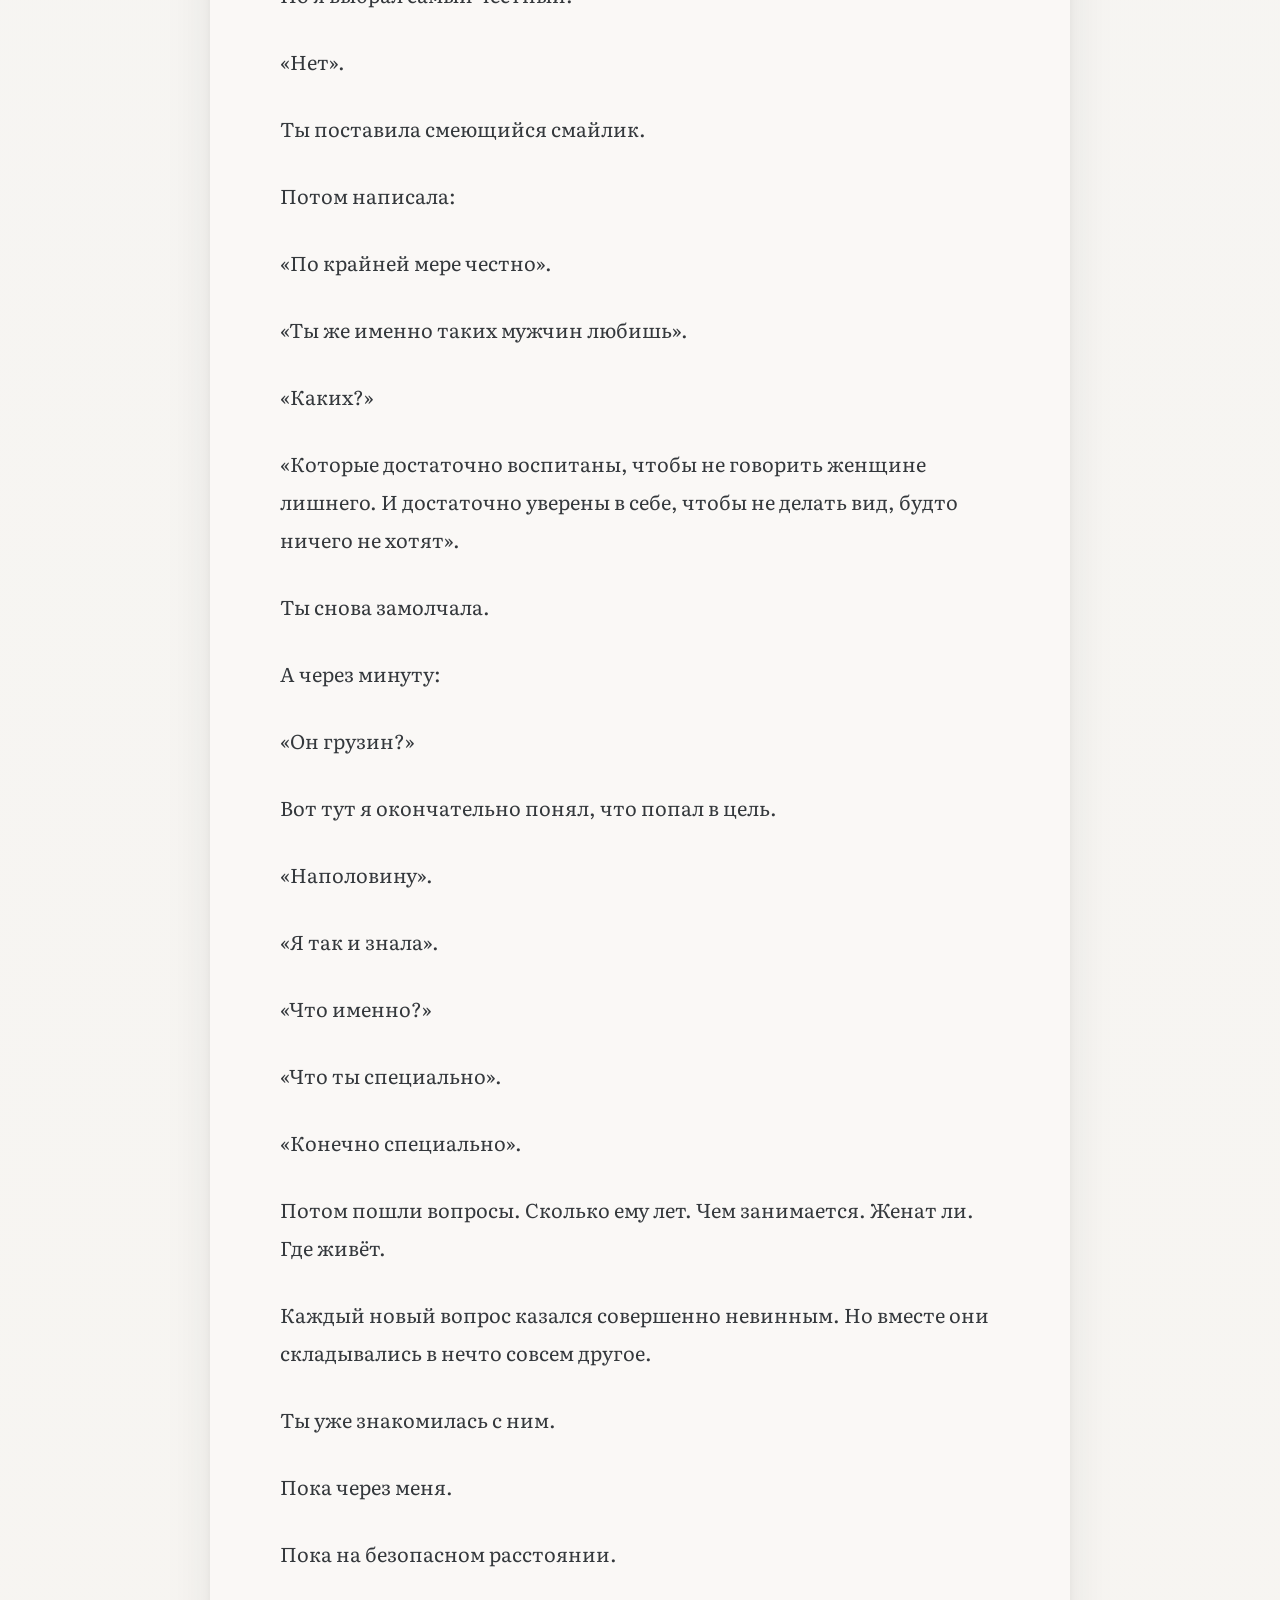
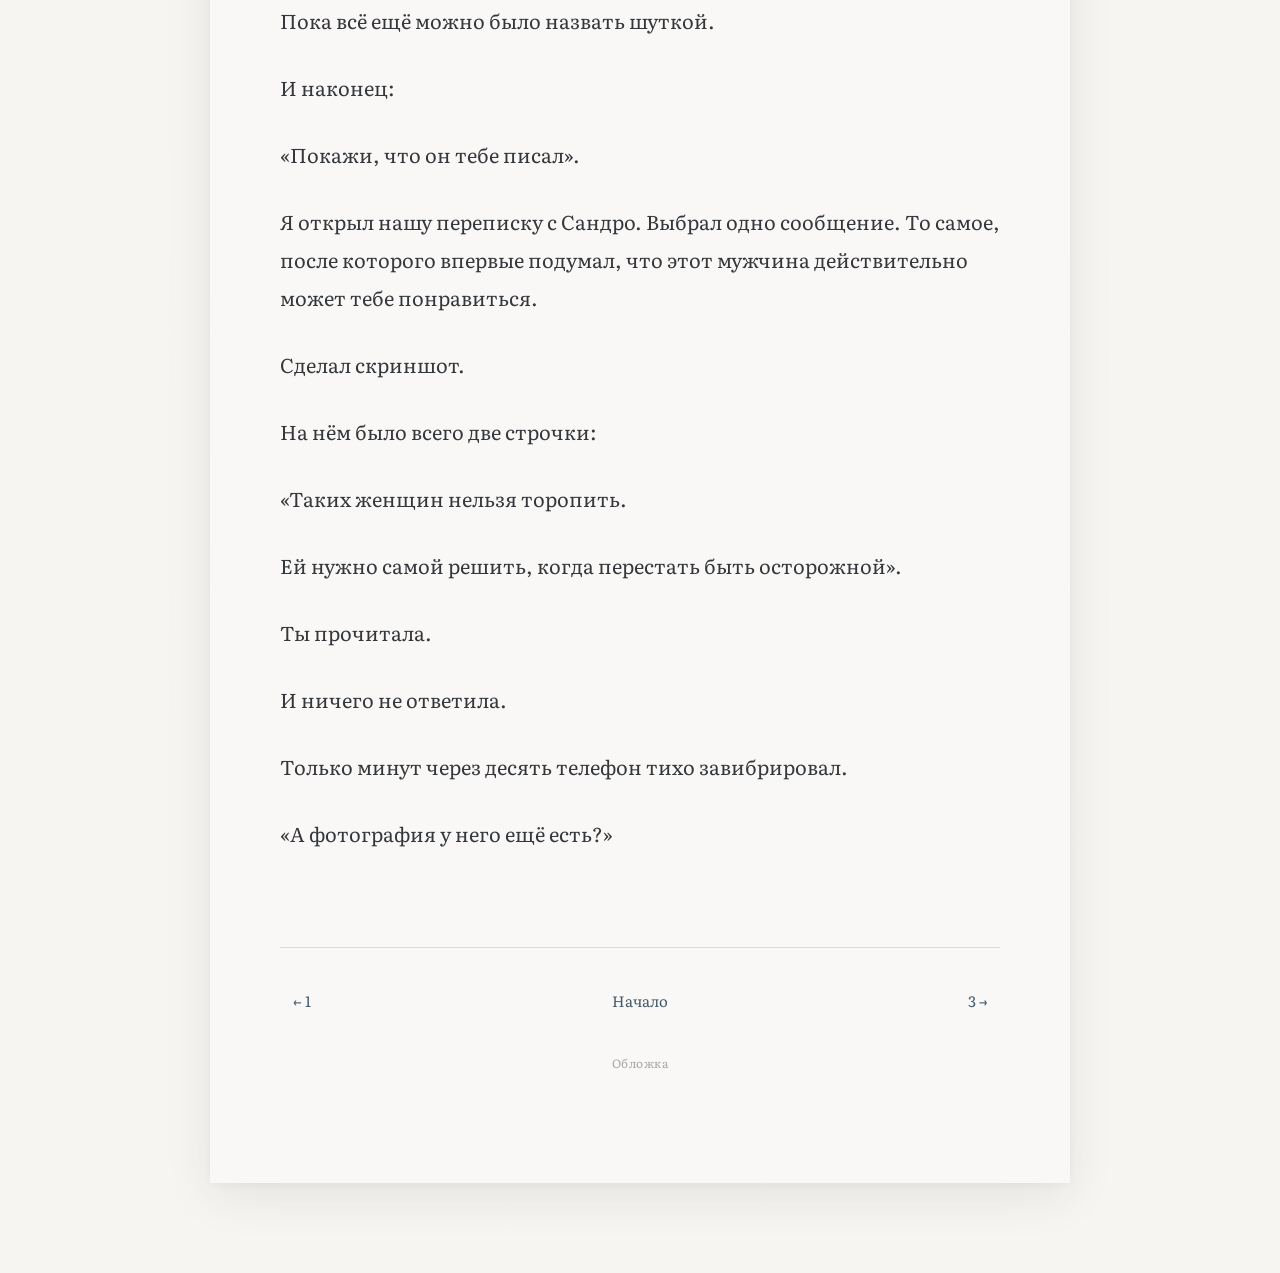
<file: chapter2.html>
<!DOCTYPE html>
<html lang="ru">

<head>

<meta charset="UTF-8">
<meta name="viewport" content="width=device-width, initial-scale=1.0">

<title>Глава 2 — Фотография</title>

<link rel="stylesheet" href="style.css">

<link rel="preconnect" href="https://fonts.googleapis.com">
<link rel="preconnect" href="https://fonts.gstatic.com" crossorigin>

<link href="https://fonts.googleapis.com/css2?family=Cormorant+Garamond:wght@500;600&family=Literata:opsz,wght@7..72,300;7..72,400;7..72,500&display=swap" rel="stylesheet">

</head>

<body>

<div class="progress"></div>

<article class="chapter">

<div class="chapter-number">
Глава вторая
</div>

<h1 class="chapter-title">
Фотография
</h1>

<p>
На следующий день я почти убедил себя, что пора тебе рассказать.
</p>

<p>
Несколько раз открывал нашу переписку, начинал писать и стирал.
</p>

<p>
«У меня для тебя есть одна сумасшедшая идея».
</p>

<p>
Слишком банально.
</p>

<p>
«Помнишь наши разговоры о…»
</p>

<p>
Нет. Сразу всё испорчу.
</p>

<p>
«Я нашёл тебе мужчину».
</p>

<p>
Я посмотрел на эту фразу и рассмеялся. Вот уж действительно прекрасный способ закончить командировку раньше срока. Телефон полетел бы в стену, а я следующие два часа объяснял бы, что именно имел в виду.
</p>

<p>
Поэтому я ничего не написал.
</p>

<p>
Вместо этого снова открыл фотографию Сандро. Теперь, когда мы уже достаточно поговорили, я рассматривал его совсем иначе. Мне хотелось понять не нравится ли он мне. Мне хотелось понять, понравится ли он тебе.
</p>

<p>
Странное ощущение.
</p>

<p>
Наверное, большинство мужей, случайно увидев мужчину такого типа рядом со своей женой, автоматически восприняли бы его как угрозу. А я сидел дома с чашкой кофе и мысленно примерял его к тебе.
</p>

<p>
Да, именно так.
</p>

<p>
Примерял.
</p>

<p>
Как платье, которое выбираешь не себе, но прекрасно знаешь фигуру женщины, для которой покупаешь.
</p>

<p>
Рост — подходящий. Лицо — достаточно выразительное, но без той слащавой правильности, которая тебе никогда особенно не нравилась. Руки красивые. На одной фотографии — часы, простая белая рубашка с закатанными рукавами.
</p>

<p>
Я почему-то сразу представил тебя напротив него.
</p>

<p>
Не в постели. Даже не рядом.
</p>

<p>
Сначала — за столиком.
</p>

<p>
Ты держишь бокал за тонкую ножку и чуть улыбаешься, слушая его. Я знаю эту твою улыбку. Она почти незаметная. Так ты улыбаешься мужчине, который тебе ещё ничего не позволил себе, но уже стал интересен.
</p>

<p>
И тут я понял, что именно хочу сделать.
</p>

<p>
Я написал Сандро:
</p>

<p>
— Пришли фотографию, которую ты сам отправил бы женщине перед первым свиданием.
</p>

<p>
Он прочитал сообщение почти сразу.
</p>

<p>
— Это экзамен?
</p>

<p>
— Да.
</p>

<p>
— Для меня или для неё?
</p>

<p>
— Для меня.
</p>

<p>
Минут через пять пришло фото.
</p>

<p>
И я невольно усмехнулся.
</p>

<p>
Чёрно-белое. Он стоял где-то на набережной. Петербург угадывался по воде и старым фасадам за спиной. Тёмное пальто, шарф, лёгкая щетина. Он смотрел не прямо в камеру, а куда-то в сторону.
</p>

<p>
Никакого позирования. Никакой демонстрации себя.
</p>

<p>
Именно поэтому фотография работала.
</p>

<p>
— Нечестно, — написал я.
</p>

<p>
— Почему?
</p>

<p>
— Ты прошёл экзамен.
</p>

<p>
Ответ появился почти сразу.
</p>

<p>
— Теперь её очередь?
</p>

<p>
Я задумался.
</p>

<p>
— Пока нет.
</p>

<p>
Мне нравилось это «пока».
</p>

<p>
Вечером ты позвонила сама. Лежала в гостинице, уже после душа, волосы ещё влажные.
</p>

<p>
— Я устала, — сказала ты.
</p>

<p>
— Сильно?
</p>

<p>
— Очень. Завтра опять с девяти утра.
</p>

<p>
Ты рассказывала что-то о коллегах, о презентации, о женщине из соседнего отдела, которая бесконечно задаёт вопросы на совещаниях. Я отвечал, но слушал тебя вполуха.
</p>

<p>
Потому что в другом телефоне у меня была фотография мужчины, который мог перевернуть весь оставшийся кусочек твоей командировки.
</p>

<p>
Наверное, поэтому ты и спросила:
</p>

<p>
— Ты какой-то странный сегодня.
</p>

<p>
— В смысле?
</p>

<p>
— Не знаю. Довольный какой-то.
</p>

<p>
— Разве это плохо?
</p>

<p>
Ты прищурилась.
</p>

<p>
Вот это твоё выражение я тоже прекрасно знаю. Когда внутренняя сигнализация уже сработала, но доказательств пока нет.
</p>

<p>
— Ты что-то задумал.
</p>

<p>
— Возможно.
</p>

<p>
— Что?
</p>

<p>
Я помолчал. И почти решился.
</p>

<p>
Но подумал, что ещё рано. Хотелось растянуть момент.
</p>

<p>
— Пока ничего.
</p>

<p>
— Ненавижу тебя, когда ты так говоришь.
</p>

<p>
— Неправда.
</p>

<p>
— Правда.
</p>

<p>
— Хорошо. Тогда завтра.
</p>

<p>
Ты посмотрела внимательнее.
</p>

<p>
— Что завтра?
</p>

<p>
— Завтра я тебе кое-что покажу.
</p>

<p>
— Ты меня пугаешь.
</p>

<p>
— Не думаю.
</p>

<p>
— Это связано с тем телефоном, который ты настраивал?
</p>

<p>
Вот тут я чуть не выдал себя.
</p>

<p>
— Возможно.
</p>

<p>
— Господи…
</p>

<p>
Ты рассмеялась.
</p>

<p>
— Ты всё-таки нашёл девушку?
</p>

<p>
И вот тогда мне пришлось сделать невероятное усилие, чтобы сохранить нормальное выражение лица.
</p>

<p>
Ты сама подвела разговор прямо к двери, за которой стоял Сандро.
</p>

<p>
Я мог просто открыть её.
</p>

<p>
Но вместо этого сказал:
</p>

<p>
— Завтра узнаешь.
</p>

<p>
— Ты невозможный.
</p>

<p>
— Спокойной ночи.
</p>

<p>
— Нет, теперь никакой спокойной ночи. Говори.
</p>

<p>
— Завтра.
</p>

<p>
Ты ещё минуту пыталась меня расколоть.
</p>

<p>
Безуспешно.
</p>

<p>
А после звонка я долго лежал в темноте и улыбался.
</p>

<p>
Потому что завтра наступило намного быстрее, чем я ожидал.
</p>

<p>
В десять семнадцать утра от тебя пришло сообщение:
</p>

<p>
«Ну?»
</p>

<p>
Я выдержал ровно семь минут.
</p>

<p>
Потом отправил фотографию Сандро.
</p>

<p>
Без текста.
</p>

<p>
Мне хотелось увидеть твою первую реакцию до того, как я успею что-либо объяснить.
</p>

<p>
Сообщение прочиталось. Ты ничего не ответила.
</p>

<p>
Прошла минута. Вторая.
</p>

<p>
Потом появилось:
</p>

<p>
«печатает…»
</p>

<p>
Исчезло.
</p>

<p>
Снова появилось.
</p>

<p>
Снова исчезло.
</p>

<p>
Я сидел на работе и смотрел на экран как идиот.
</p>

<p>
Наконец пришло:
</p>

<p>
«Кто это?»
</p>

<p>
Я написал:
</p>

<p>
«Сандро».
</p>

<p>
Три точки возникли почти мгновенно.
</p>

<p>
«Я вижу, что не Светлана».
</p>

<p>
Я засмеялся вслух.
</p>

<p>
«Ты спросила, нашёл ли я девушку. Нет».
</p>

<p>
Пауза.
</p>

<p>
«Я нашёл тебе мужчину».
</p>

<p>
На этот раз ты не отвечала почти пять минут.
</p>

<p>
Наконец:
</p>

<p>
«Ты совсем с ума сошёл?»
</p>

<p>
Я улыбнулся. Если бы ты действительно разозлилась, сообщение выглядело бы совсем иначе.
</p>

<p>
«Возможно».
</p>

<p>
И следом:
</p>

<p>
«Но прежде чем ругаться, спроси меня, зачем».
</p>

<p>
Ответ пришёл сразу.
</p>

<p>
«Зачем?»
</p>

<p>
Вот теперь я остановился.
</p>

<p>
Потому что всё, что было до этого, было моей игрой. А следующая фраза впервые делала её нашей.
</p>

<p>
Я написал:
</p>

<p>
«Потому что однажды ты призналась мне в фантазии, которую так и не решилась прожить. А я подумал: раз уж моя жена одна на три недели оказалась в одном из самых красивых городов мира, может быть, её муж должен не ревновать к её фантазиям, а иногда помогать им сбываться».
</p>

<p>
Ты прочитала.
</p>

<p>
На этот раз три точки долго не появлялись.
</p>

<p>
Я почти физически представлял тебя. Телефон в руке. Слегка нахмуренные брови. Наверняка ты снова открыла фотографию. Увеличила. Посмотрела внимательнее. Вернулась к моему сообщению.
</p>

<p>
Потом пришёл только один вопрос:
</p>

<p>
«Он знает обо мне?»
</p>

<p>
Я почувствовал, как внутри всё перевернулось.
</p>

<p>
Потому что ты не спросила: «Что за бред?»
</p>

<p>
Не написала: «Прекрати».
</p>

<p>
Не потребовала удалить его номер.
</p>

<p>
Ты спросила:
</p>

<p>
«Он знает обо мне?»
</p>

<p>
Я ответил:
</p>

<p>
«Немного».
</p>

<p>
«Что именно?»
</p>

<p>
Я подумал и написал правду:
</p>

<p>
«Что ты моя жена. Что я тебя люблю. Что ты очень красивая. Что тебе нельзя врать, нельзя давить на тебя и категорически нельзя считать тебя лёгкой добычей».
</p>

<p>
Пауза.
</p>

<p>
Потом:
</p>

<p>
«Ещё?»
</p>

<p>
От этого короткого слова у меня пересохло во рту.
</p>

<p>
Я написал:
</p>

<p>
«Ещё он знает, что если тебе действительно понравится мужчина, ты можешь удивить даже саму себя».
</p>

<p>
Ответа долго не было.
</p>

<p>
А потом:
</p>

<p>
«И что теперь?»
</p>

<p>
Я перечитал эти три слова несколько раз.
</p>

<p>
Вот она.
</p>

<p>
Та самая верхняя пуговка.
</p>

<p>
Ещё застёгнута.
</p>

<p>
Но твои пальцы уже лежат на ней.
</p>

<p>
«Теперь ничего», — ответил я.
</p>

<p>
«Как ничего?»
</p>

<p>
«Я нашёл его. Поговорил с ним. Убедился, что он не идиот. Всё остальное — только если захочешь ты».
</p>

<p>
«А он что хочет?»
</p>

<p>
Я улыбнулся.
</p>

<p>
Вот теперь ты уже задавала совсем другие вопросы.
</p>

<p>
«Познакомиться с тобой».
</p>

<p>
«Просто познакомиться?»
</p>

<p>
На этот вопрос можно было ответить десятком способов.
</p>

<p>
Но я выбрал самый честный.
</p>

<p>
«Нет».
</p>

<p>
Ты поставила смеющийся смайлик.
</p>

<p>
Потом написала:
</p>

<p>
«По крайней мере честно».
</p>

<p>
«Ты же именно таких мужчин любишь».
</p>

<p>
«Каких?»
</p>

<p>
«Которые достаточно воспитаны, чтобы не говорить женщине лишнего. И достаточно уверены в себе, чтобы не делать вид, будто ничего не хотят».
</p>

<p>
Ты снова замолчала.
</p>

<p>
А через минуту:
</p>

<p>
«Он грузин?»
</p>

<p>
Вот тут я окончательно понял, что попал в цель.
</p>

<p>
«Наполовину».
</p>

<p>
«Я так и знала».
</p>

<p>
«Что именно?»
</p>

<p>
«Что ты специально».
</p>

<p>
«Конечно специально».
</p>

<p>
Потом пошли вопросы. Сколько ему лет. Чем занимается. Женат ли. Где живёт.
</p>

<p>
Каждый новый вопрос казался совершенно невинным. Но вместе они складывались в нечто совсем другое.
</p>

<p>
Ты уже знакомилась с ним.
</p>

<p>
Пока через меня.
</p>

<p>
Пока на безопасном расстоянии.
</p>

<p>
Пока всё ещё можно было назвать шуткой.
</p>

<p>
И наконец:
</p>

<p>
«Покажи, что он тебе писал».
</p>

<p>
Я открыл нашу переписку с Сандро. Выбрал одно сообщение. То самое, после которого впервые подумал, что этот мужчина действительно может тебе понравиться.
</p>

<p>
Сделал скриншот.
</p>

<p>
На нём было всего две строчки:
</p>

<p>
«Таких женщин нельзя торопить.
</p>

<p>
Ей нужно самой решить, когда перестать быть осторожной».
</p>

<p>
Ты прочитала.
</p>

<p>
И ничего не ответила.
</p>

<p>
Только минут через десять телефон тихо завибрировал.
</p>

<p>
«А фотография у него ещё есть?»
</p>

<div class="navigation">
    <a href="chapter1.html">← 1</a>

    <a href="story.html">Начало</a>

    <a href="chapter3.html">3 →</a>
</div>

<a class="chapter-cover-link" href="index.html">
    Обложка
</a>
    
</article>

<script src="script.js"></script>

</body>

</html>
</file>
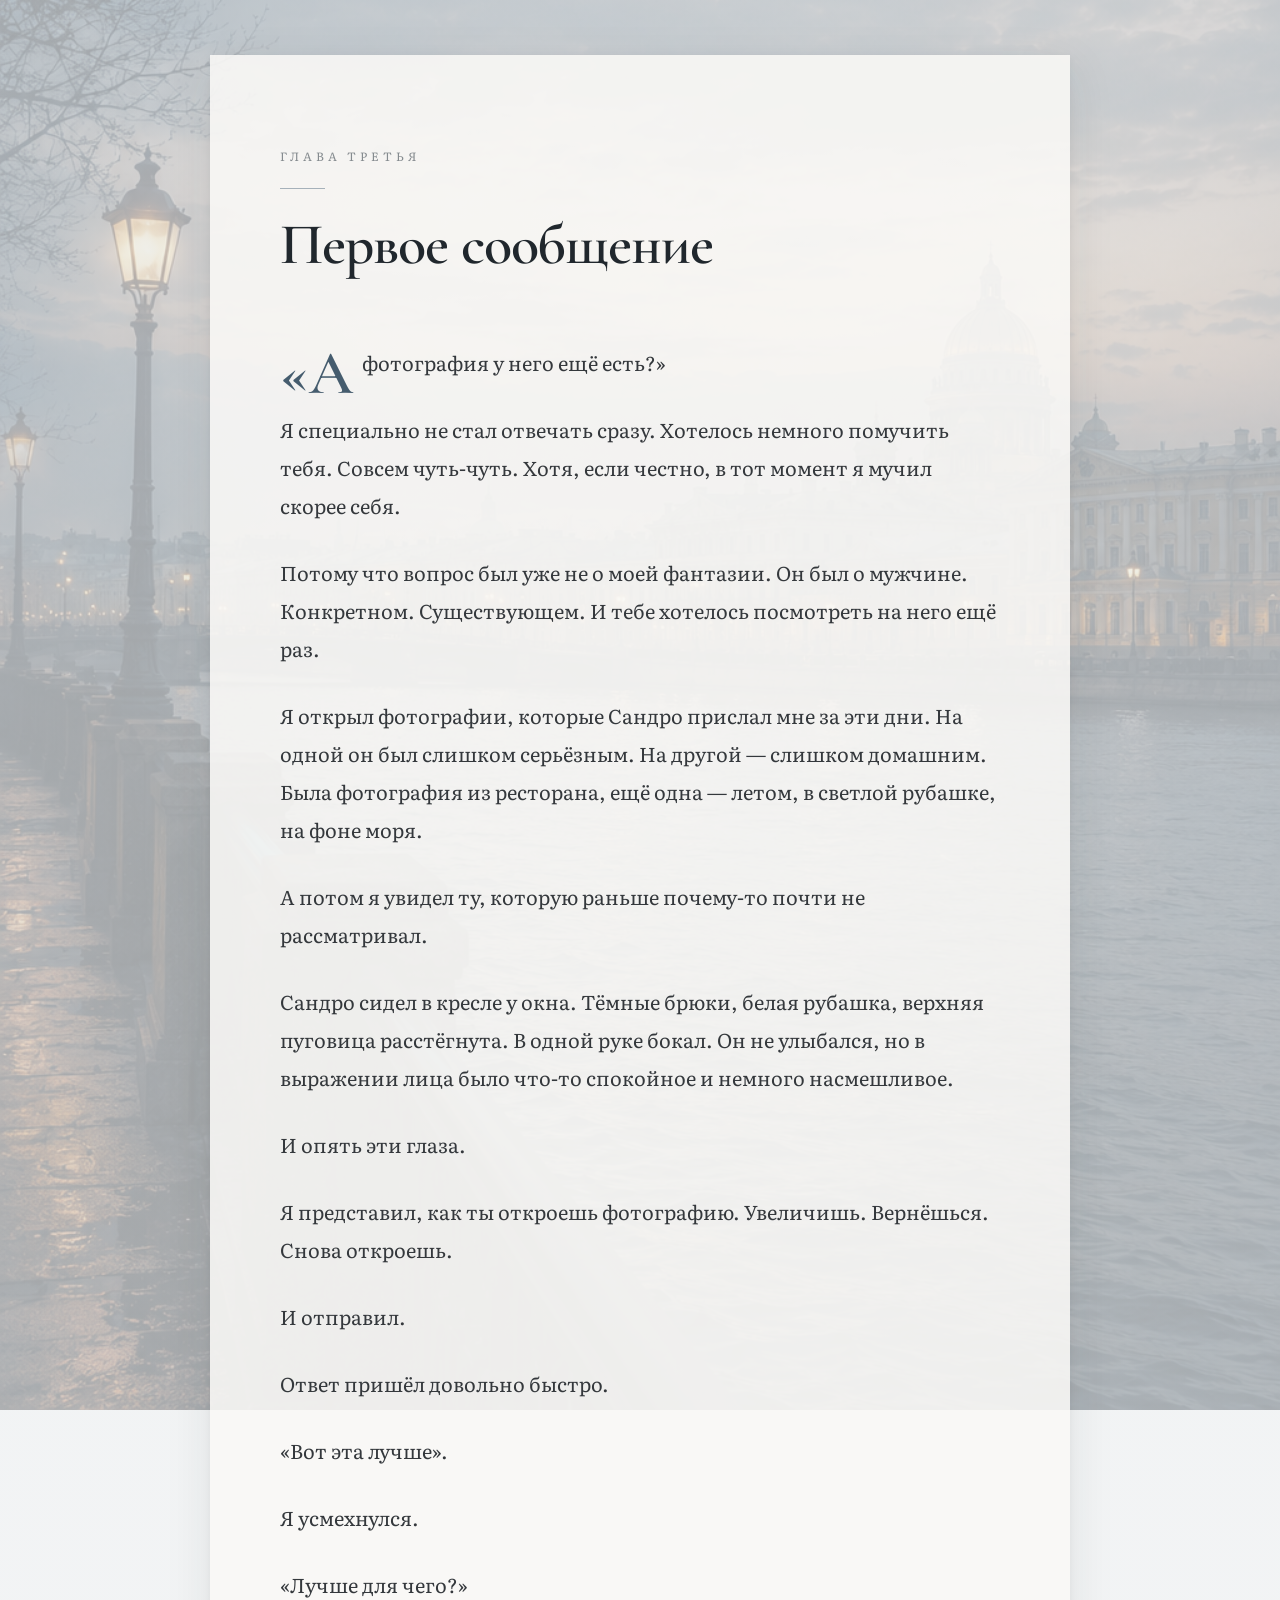
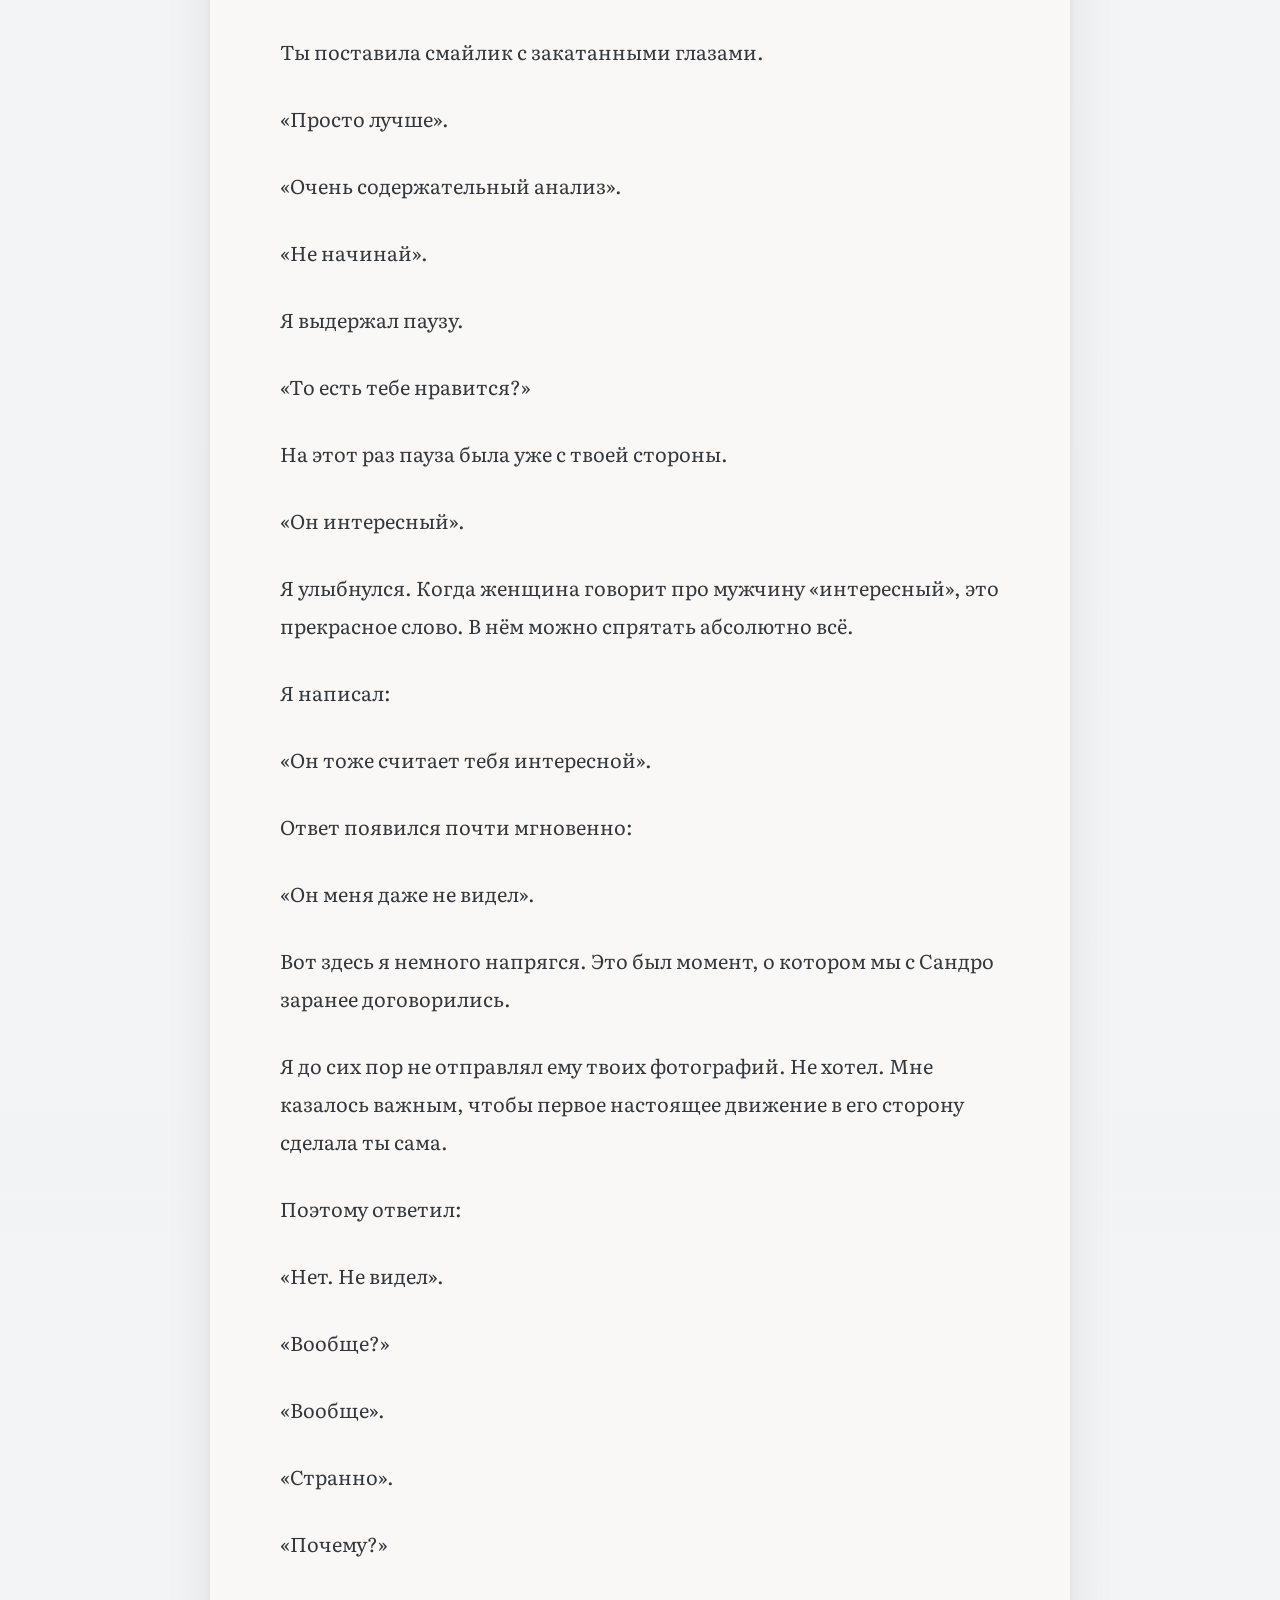
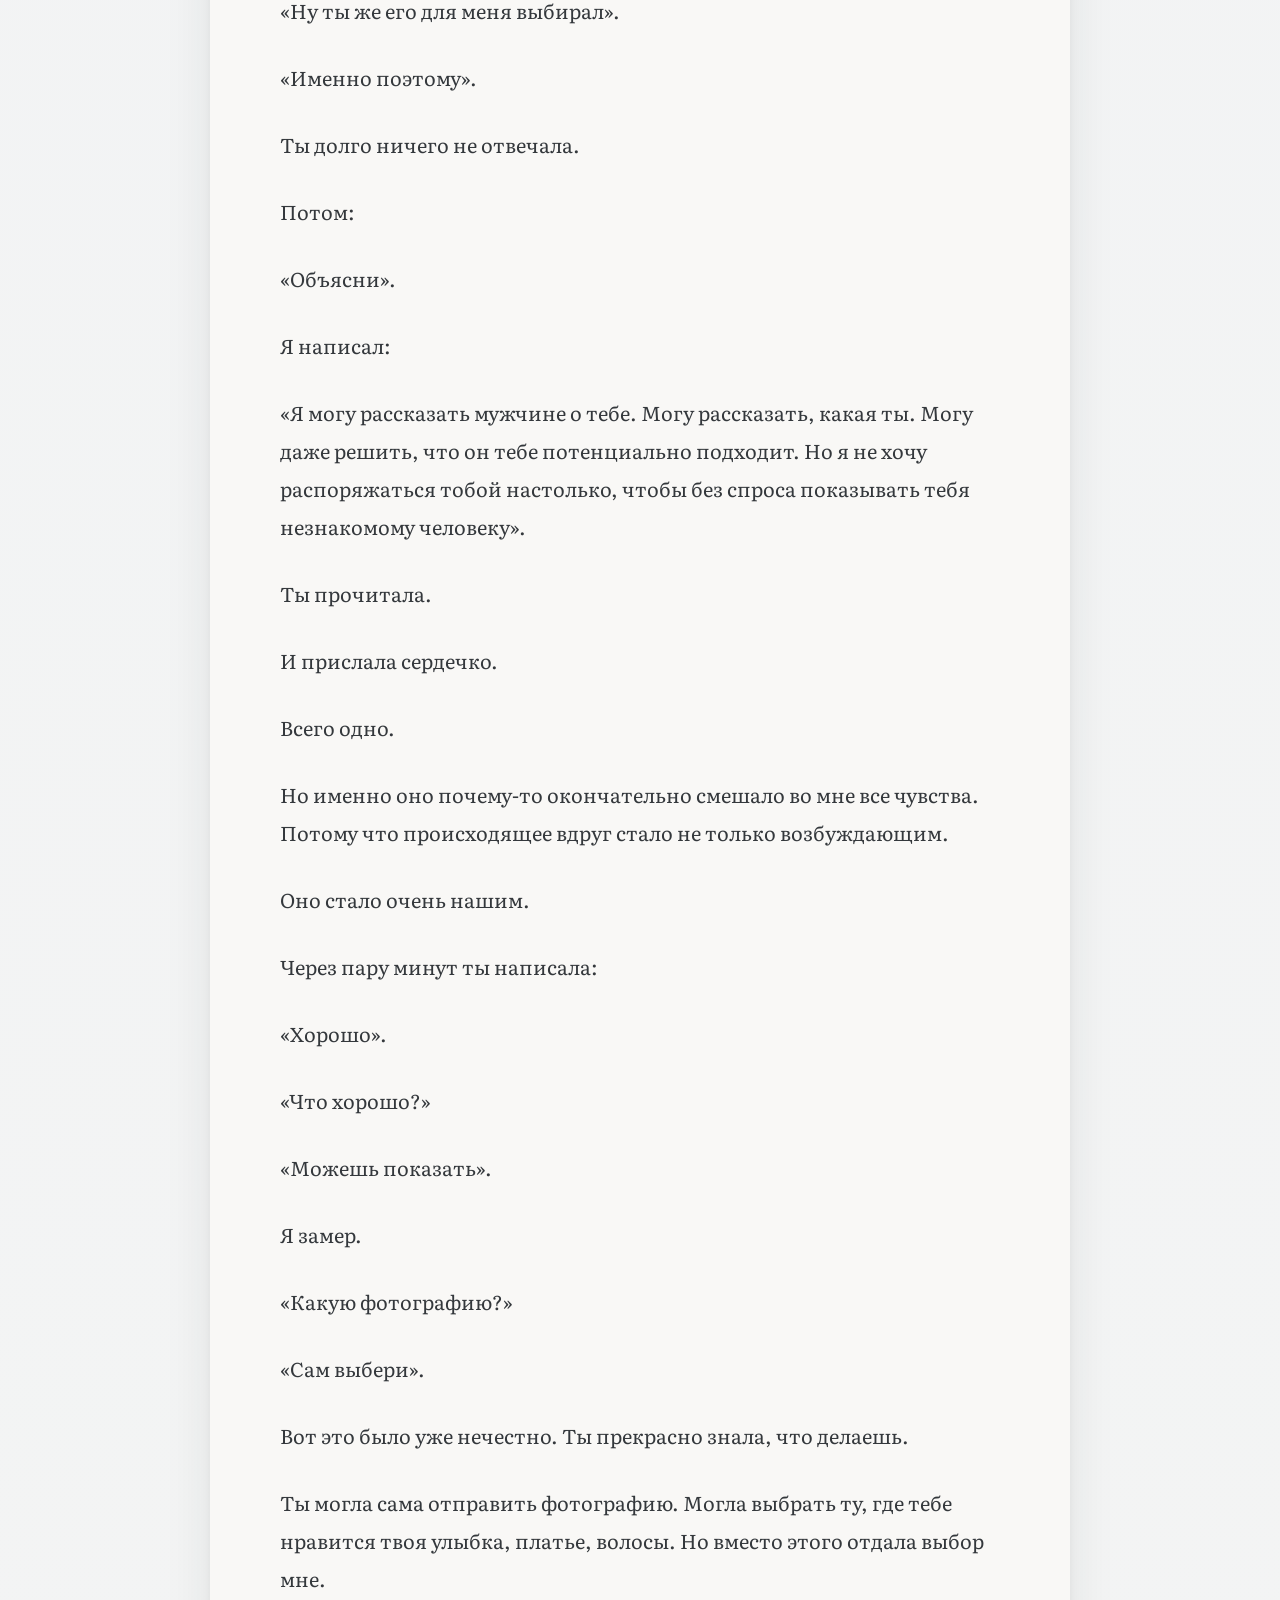
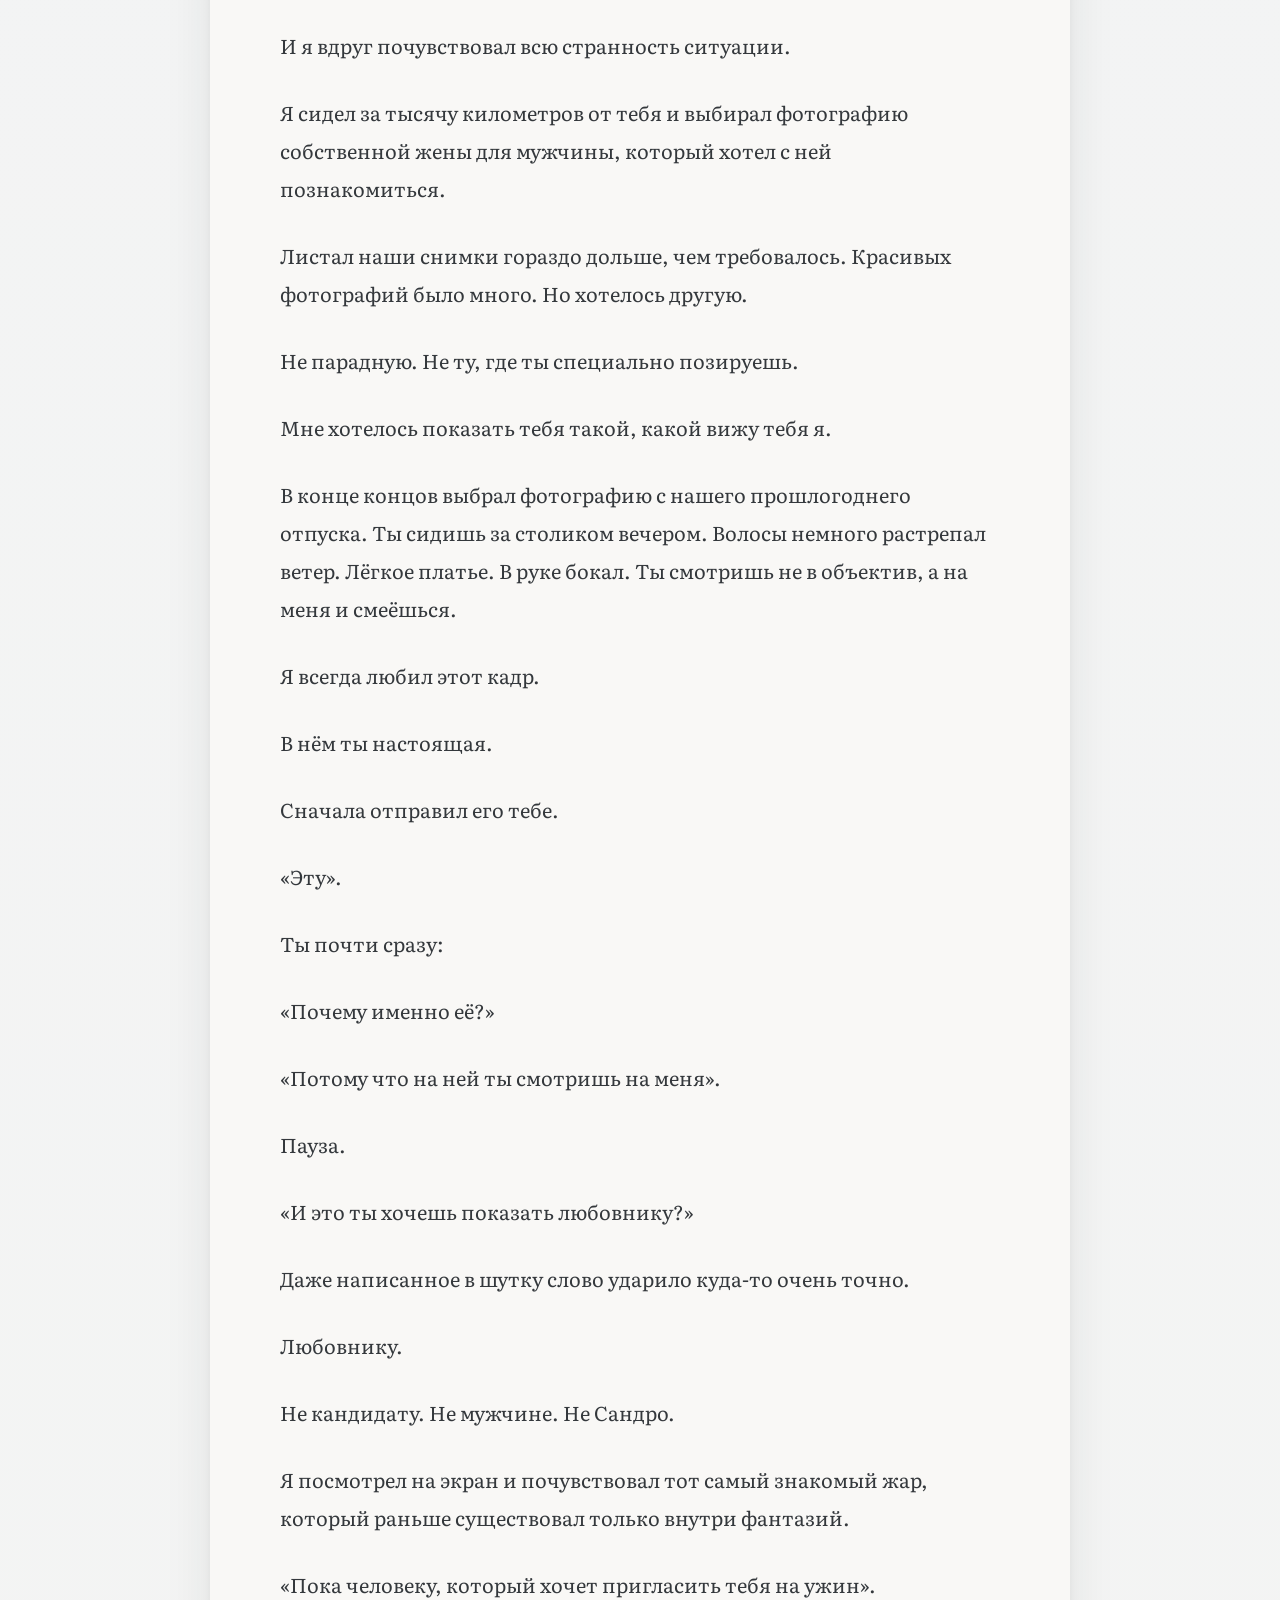
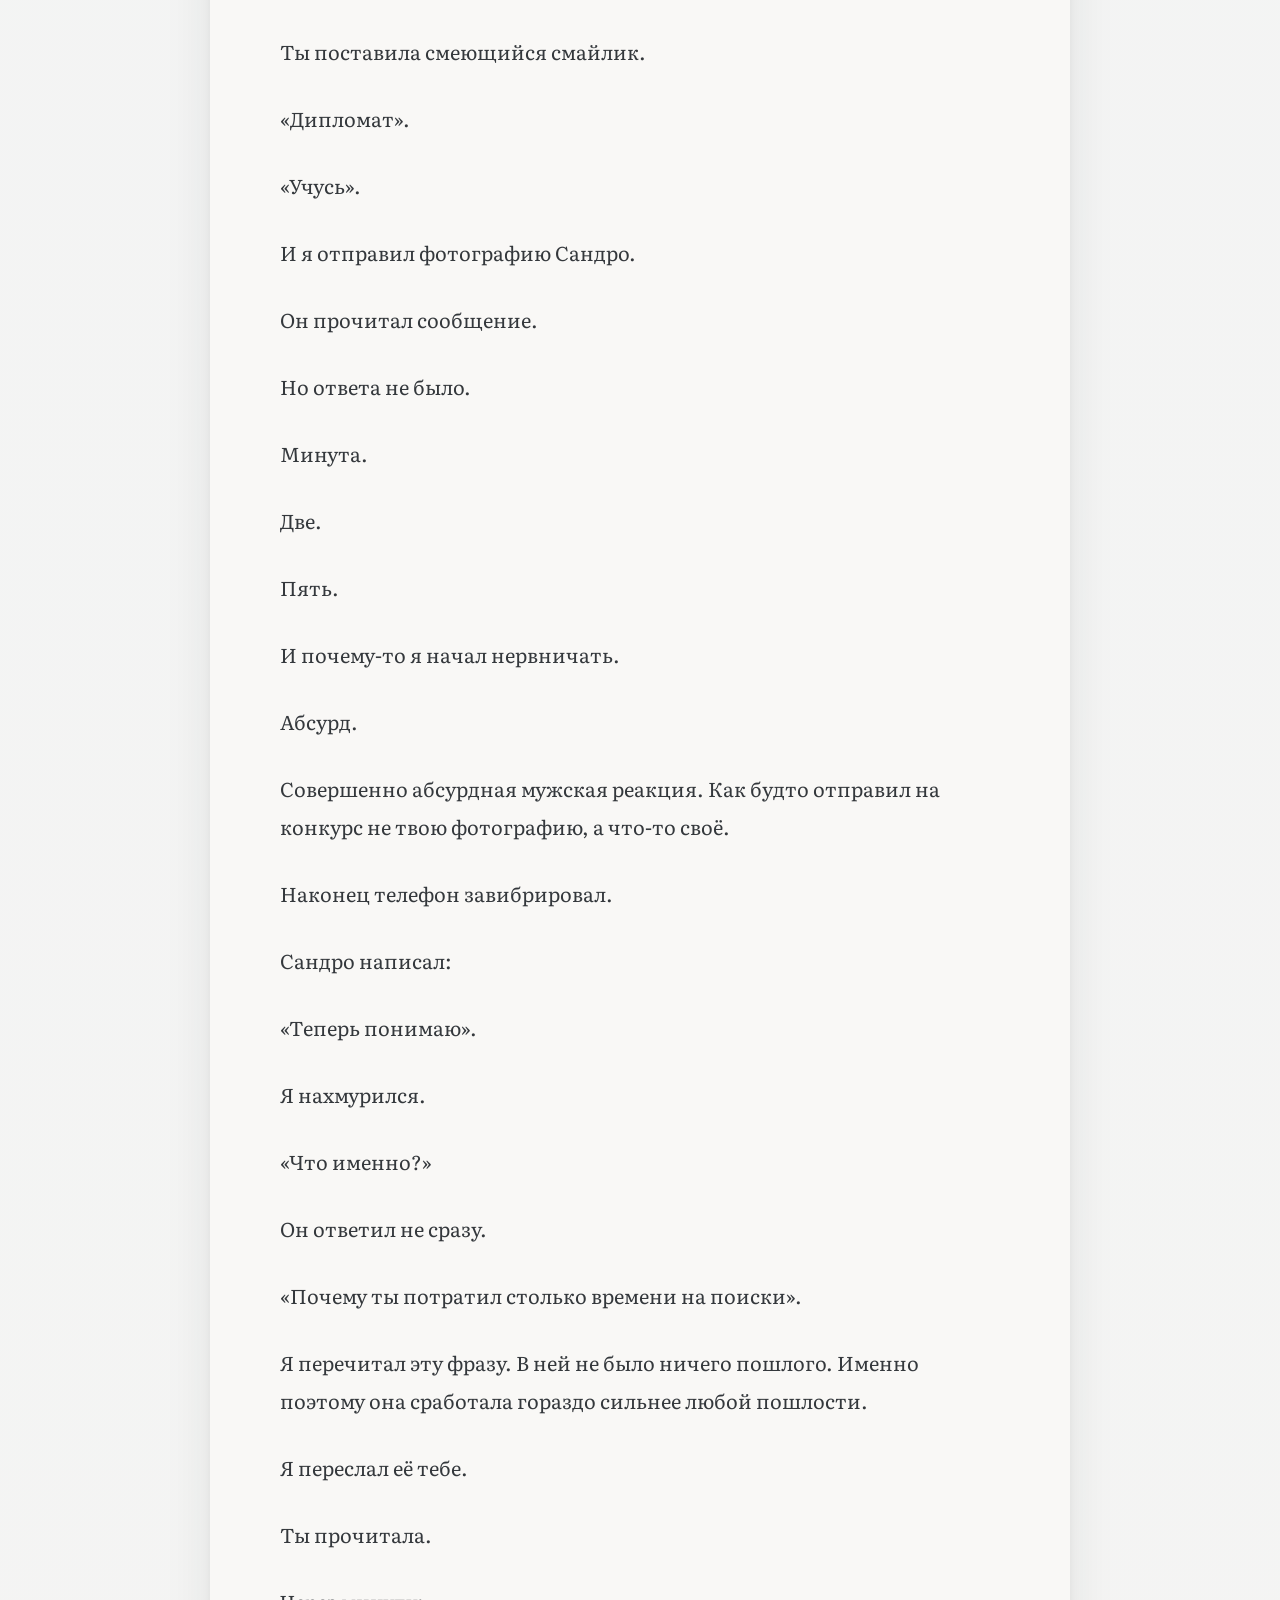
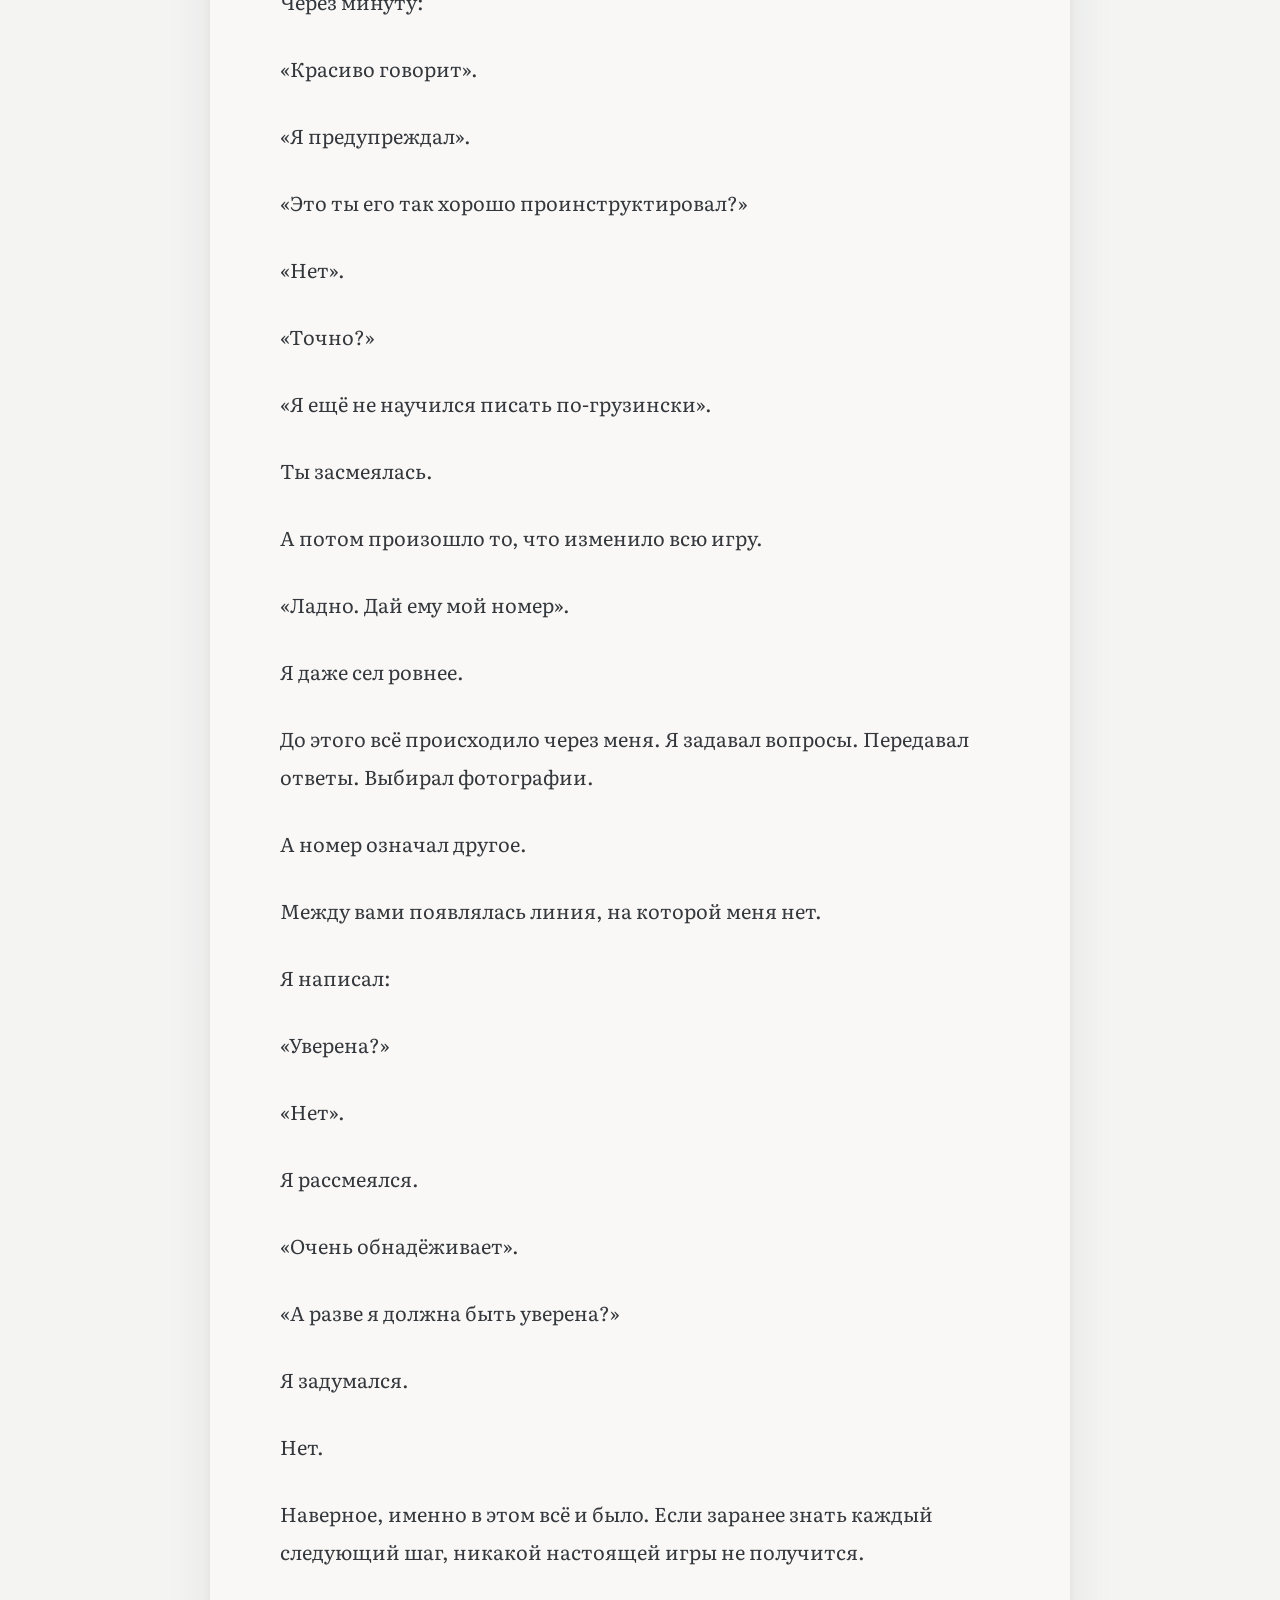
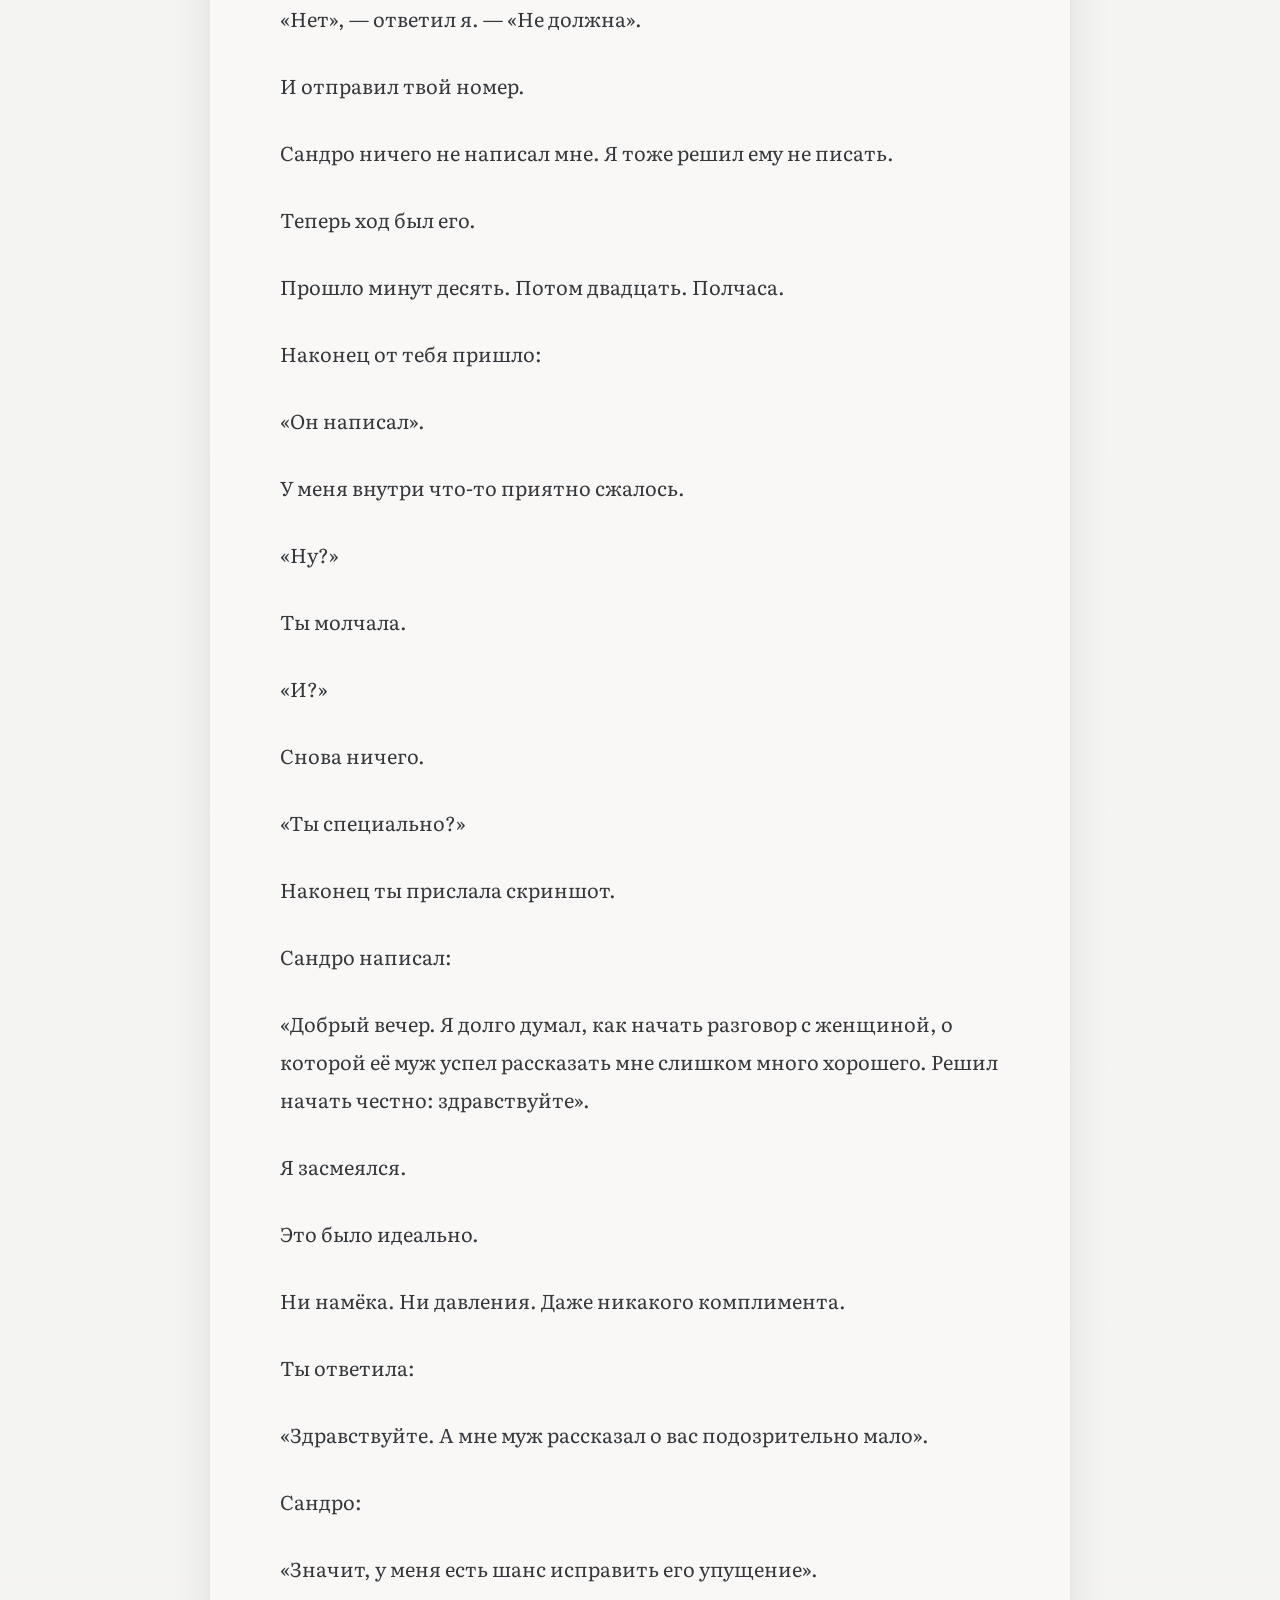
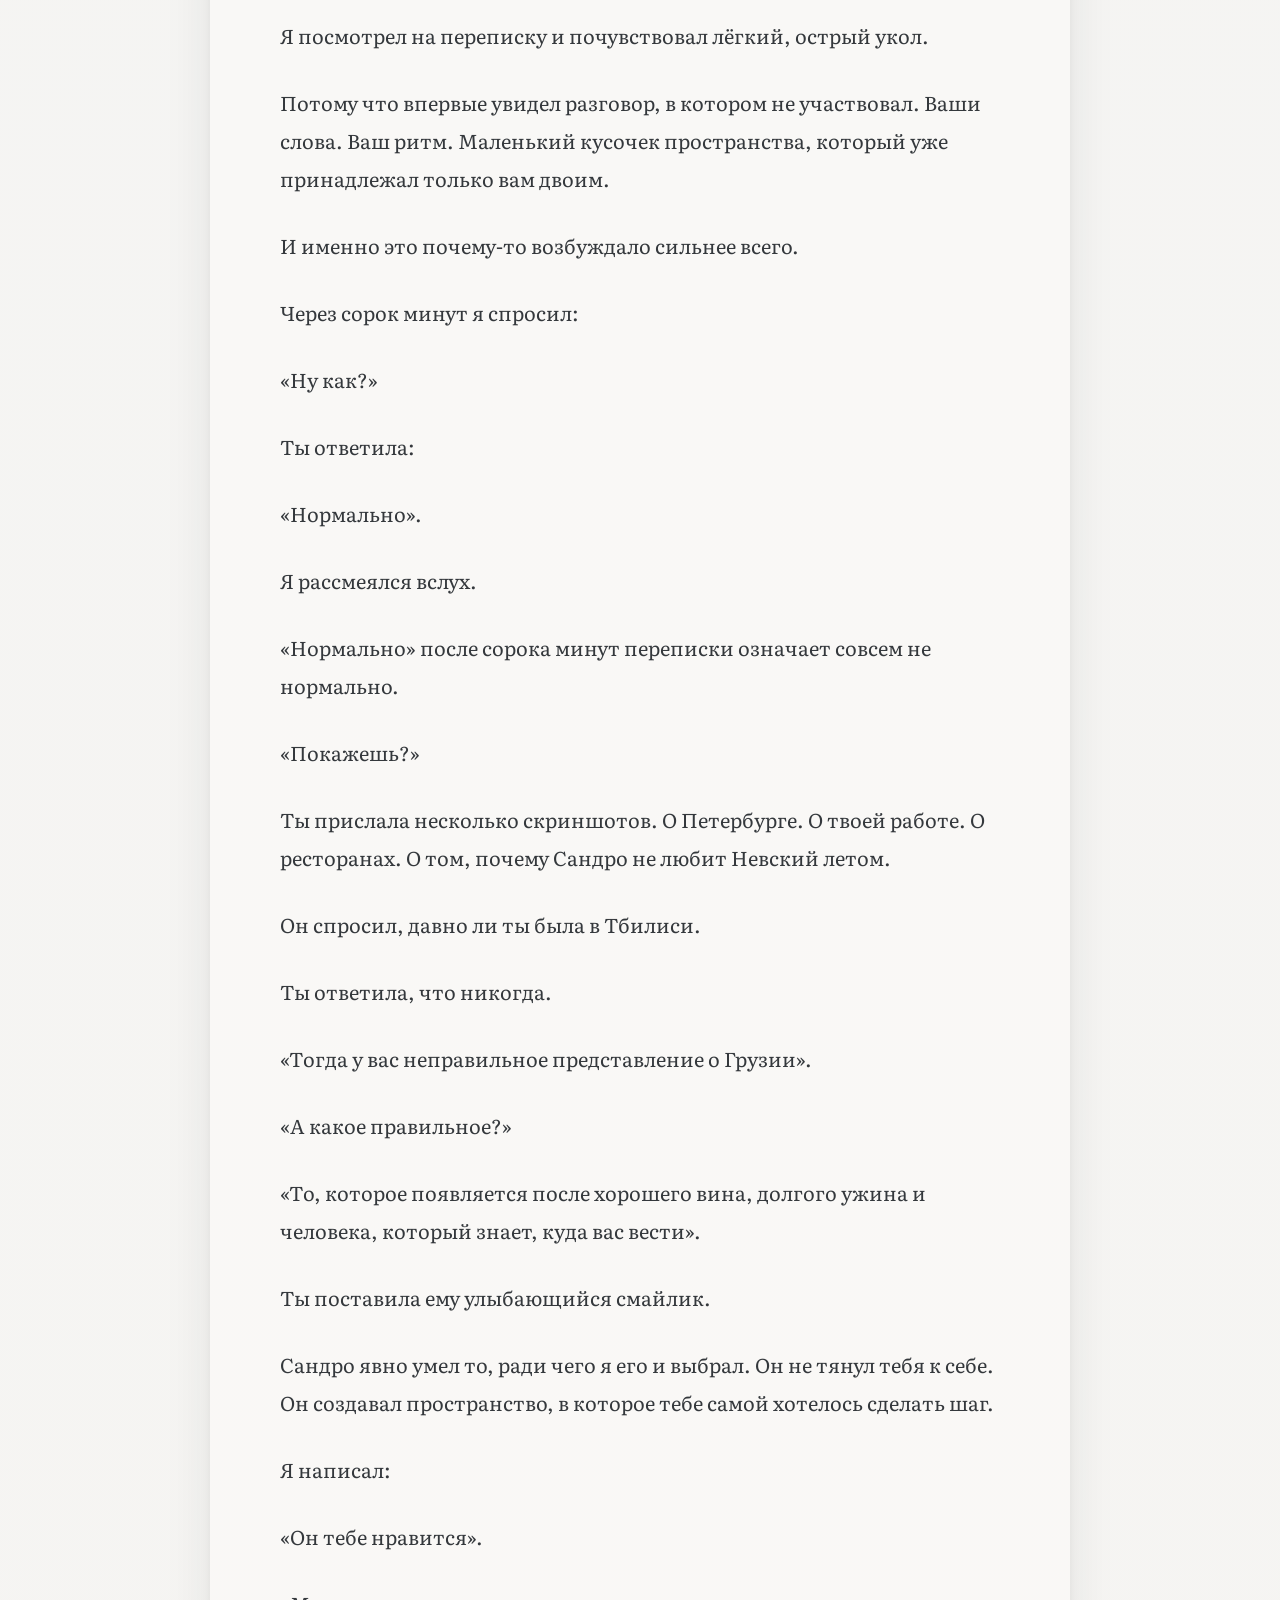
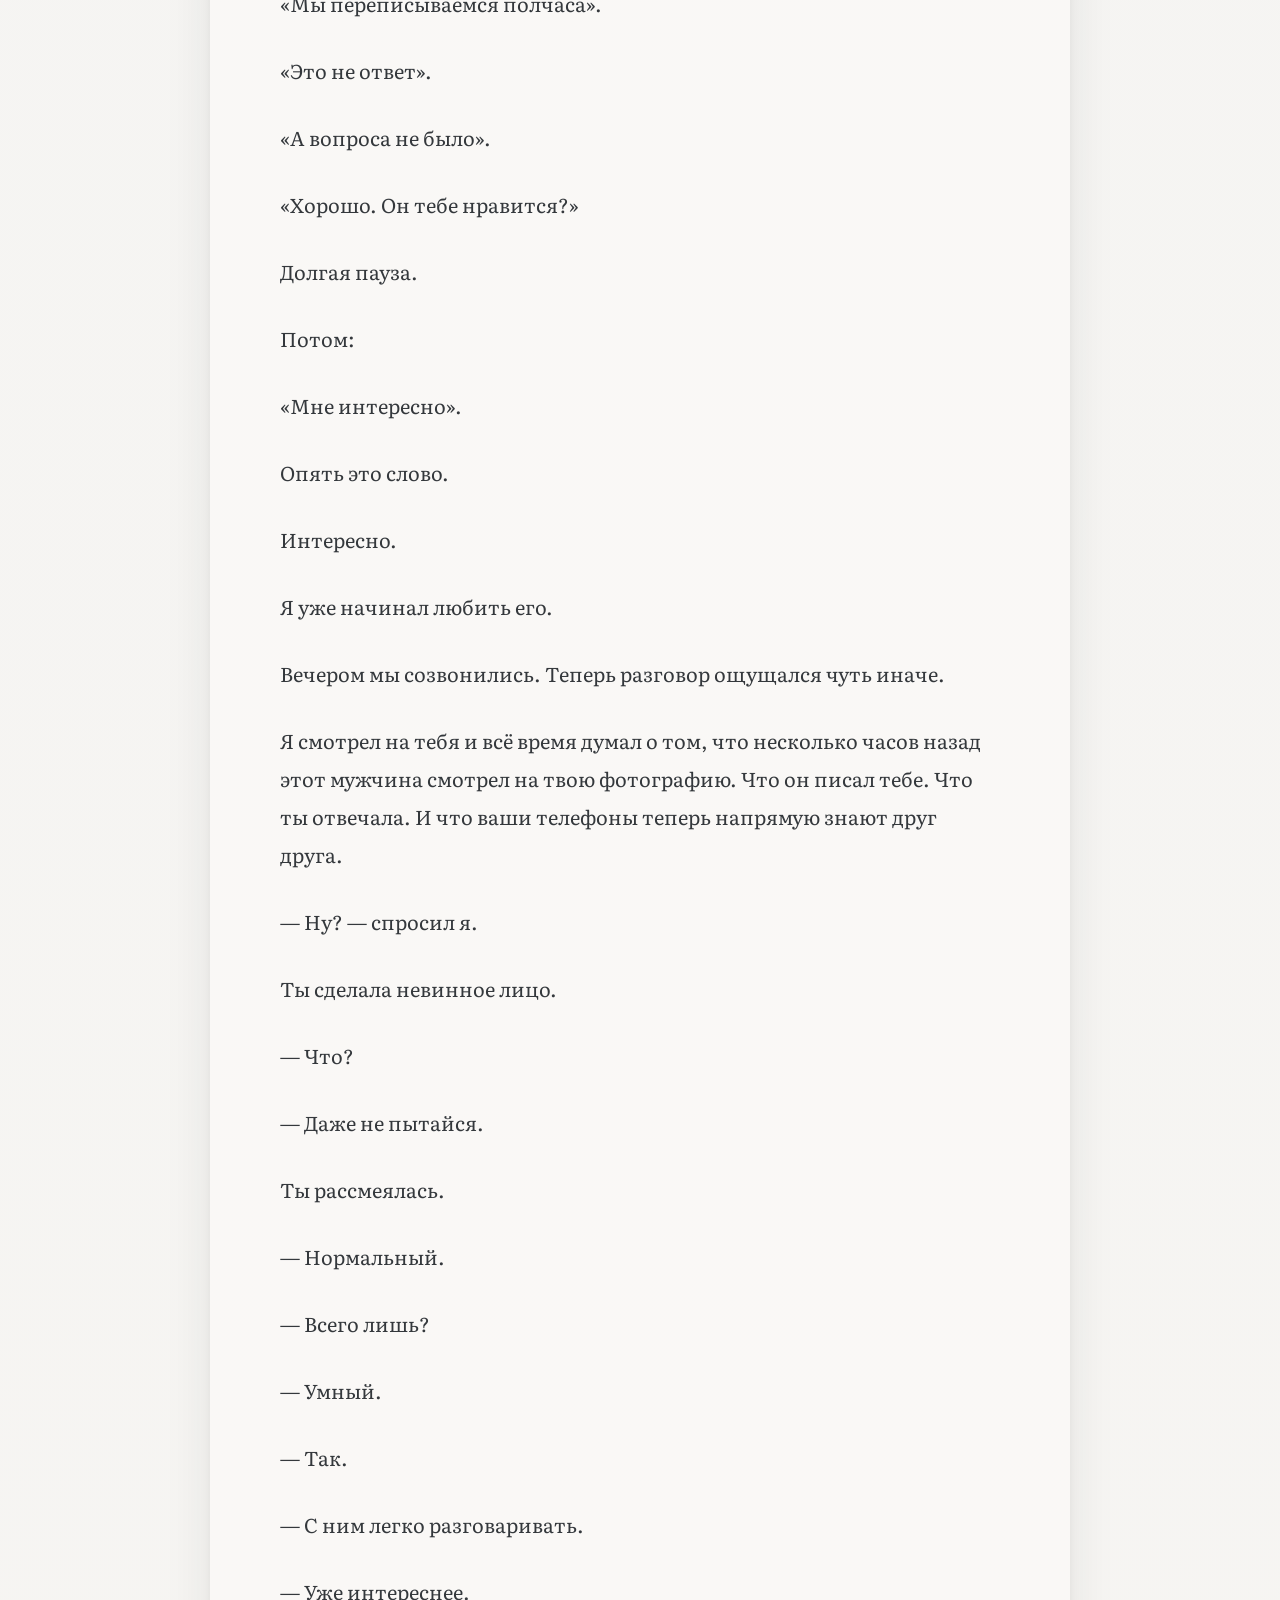
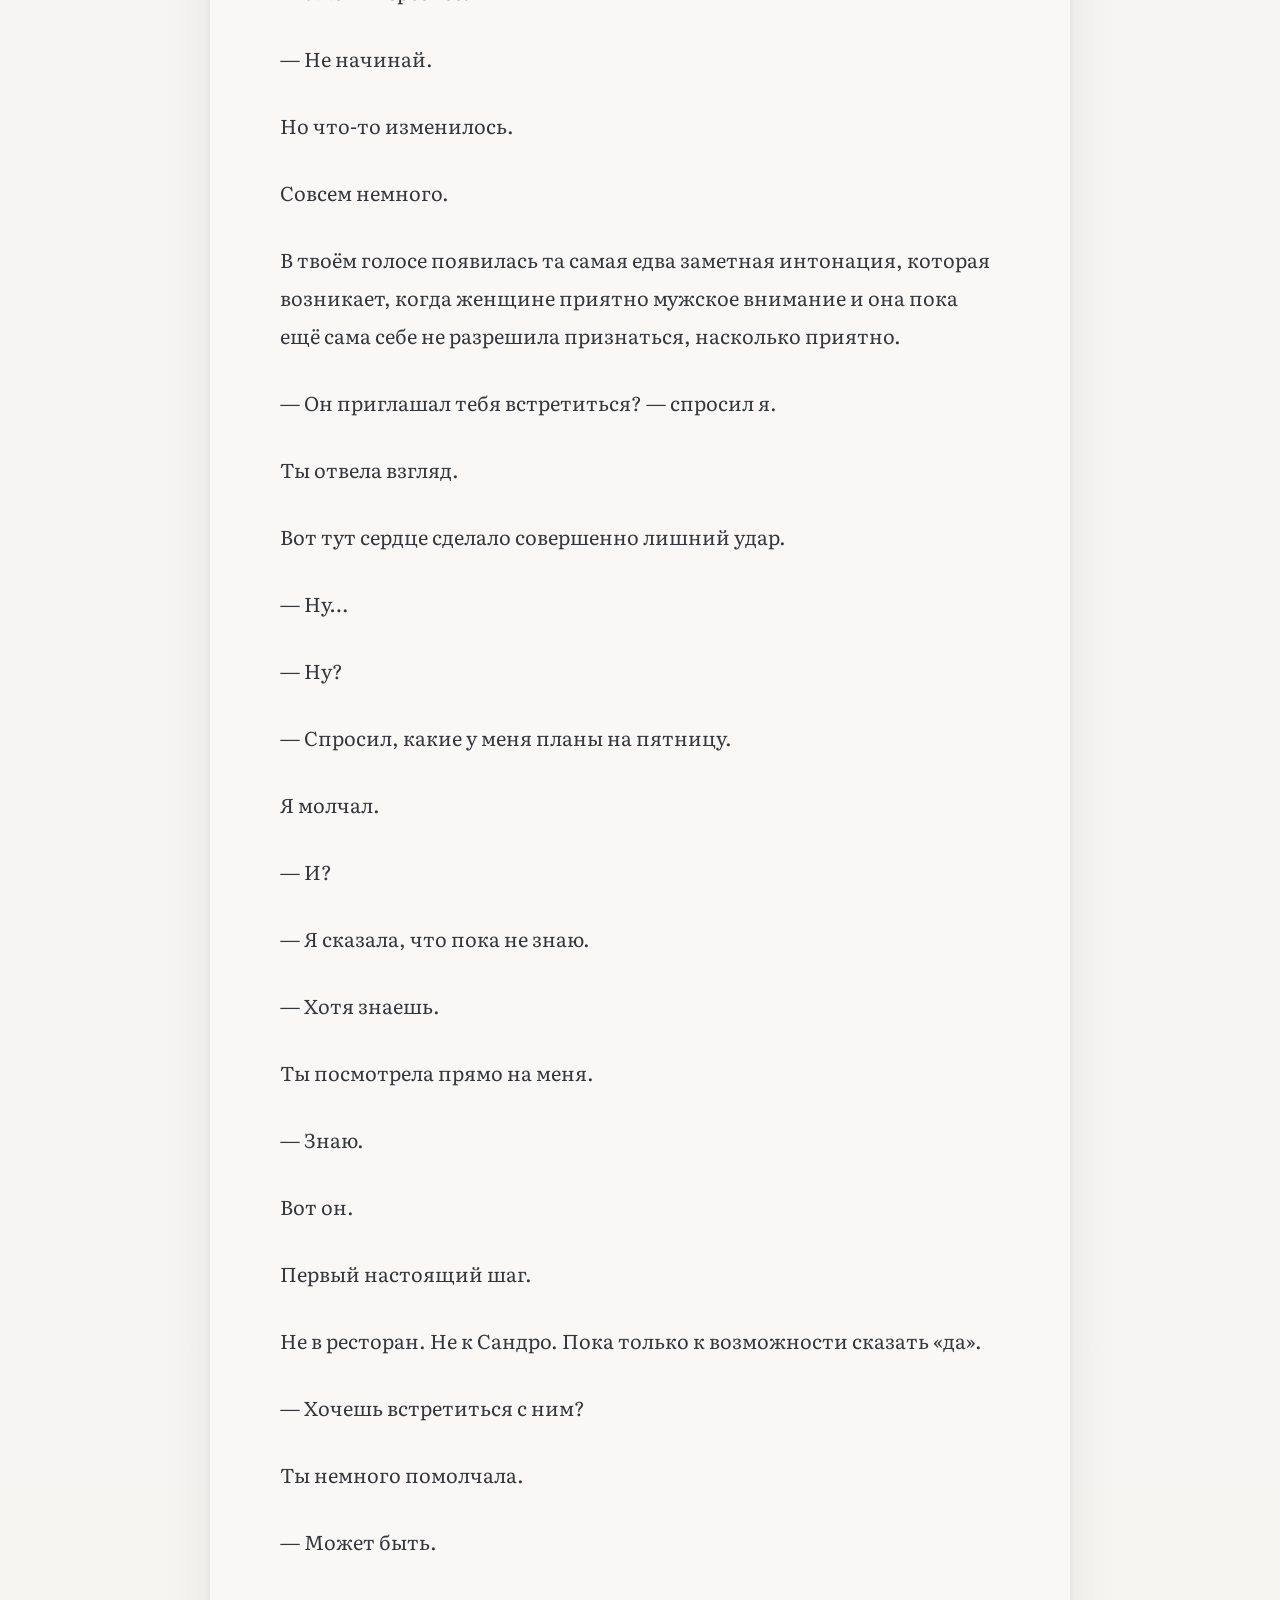
<file: chapter3.html>
<!DOCTYPE html>
<html lang="ru">

<head>

<meta charset="UTF-8">
<meta name="viewport" content="width=device-width, initial-scale=1.0">

<title>Глава 3 — Первое сообщение</title>

<link rel="stylesheet" href="style.css">

<link rel="preconnect" href="https://fonts.googleapis.com">
<link rel="preconnect" href="https://fonts.gstatic.com" crossorigin>

<link href="https://fonts.googleapis.com/css2?family=Cormorant+Garamond:wght@500;600&family=Literata:opsz,wght@7..72,300;7..72,400;7..72,500&display=swap" rel="stylesheet">

</head>

<body>

<div class="progress"></div>

<article class="chapter">

<div class="chapter-number">
Глава третья
</div>

<h1 class="chapter-title">
Первое сообщение
</h1>

<p>
«А фотография у него ещё есть?»
</p>

<p>
Я специально не стал отвечать сразу. Хотелось немного помучить тебя. Совсем чуть-чуть. Хотя, если честно, в тот момент я мучил скорее себя.
</p>

<p>
Потому что вопрос был уже не о моей фантазии. Он был о мужчине. Конкретном. Существующем. И тебе хотелось посмотреть на него ещё раз.
</p>

<p>
Я открыл фотографии, которые Сандро прислал мне за эти дни. На одной он был слишком серьёзным. На другой — слишком домашним. Была фотография из ресторана, ещё одна — летом, в светлой рубашке, на фоне моря.
</p>

<p>
А потом я увидел ту, которую раньше почему-то почти не рассматривал.
</p>

<p>
Сандро сидел в кресле у окна. Тёмные брюки, белая рубашка, верхняя пуговица расстёгнута. В одной руке бокал. Он не улыбался, но в выражении лица было что-то спокойное и немного насмешливое.
</p>

<p>
И опять эти глаза.
</p>

<p>
Я представил, как ты откроешь фотографию. Увеличишь. Вернёшься. Снова откроешь.
</p>

<p>
И отправил.
</p>

<p>
Ответ пришёл довольно быстро.
</p>

<p>
«Вот эта лучше».
</p>

<p>
Я усмехнулся.
</p>

<p>
«Лучше для чего?»
</p>

<p>
Ты поставила смайлик с закатанными глазами.
</p>

<p>
«Просто лучше».
</p>

<p>
«Очень содержательный анализ».
</p>

<p>
«Не начинай».
</p>

<p>
Я выдержал паузу.
</p>

<p>
«То есть тебе нравится?»
</p>

<p>
На этот раз пауза была уже с твоей стороны.
</p>

<p>
«Он интересный».
</p>

<p>
Я улыбнулся. Когда женщина говорит про мужчину «интересный», это прекрасное слово. В нём можно спрятать абсолютно всё.
</p>

<p>
Я написал:
</p>

<p>
«Он тоже считает тебя интересной».
</p>

<p>
Ответ появился почти мгновенно:
</p>

<p>
«Он меня даже не видел».
</p>

<p>
Вот здесь я немного напрягся. Это был момент, о котором мы с Сандро заранее договорились.
</p>

<p>
Я до сих пор не отправлял ему твоих фотографий. Не хотел. Мне казалось важным, чтобы первое настоящее движение в его сторону сделала ты сама.
</p>

<p>
Поэтому ответил:
</p>

<p>
«Нет. Не видел».
</p>

<p>
«Вообще?»
</p>

<p>
«Вообще».
</p>

<p>
«Странно».
</p>

<p>
«Почему?»
</p>

<p>
«Ну ты же его для меня выбирал».
</p>

<p>
«Именно поэтому».
</p>

<p>
Ты долго ничего не отвечала.
</p>

<p>
Потом:
</p>

<p>
«Объясни».
</p>

<p>
Я написал:
</p>

<p>
«Я могу рассказать мужчине о тебе. Могу рассказать, какая ты. Могу даже решить, что он тебе потенциально подходит. Но я не хочу распоряжаться тобой настолько, чтобы без спроса показывать тебя незнакомому человеку».
</p>

<p>
Ты прочитала.
</p>

<p>
И прислала сердечко.
</p>

<p>
Всего одно.
</p>

<p>
Но именно оно почему-то окончательно смешало во мне все чувства. Потому что происходящее вдруг стало не только возбуждающим.
</p>

<p>
Оно стало очень нашим.
</p>

<p>
Через пару минут ты написала:
</p>

<p>
«Хорошо».
</p>

<p>
«Что хорошо?»
</p>

<p>
«Можешь показать».
</p>

<p>
Я замер.
</p>

<p>
«Какую фотографию?»
</p>

<p>
«Сам выбери».
</p>

<p>
Вот это было уже нечестно. Ты прекрасно знала, что делаешь.
</p>

<p>
Ты могла сама отправить фотографию. Могла выбрать ту, где тебе нравится твоя улыбка, платье, волосы. Но вместо этого отдала выбор мне.
</p>

<p>
И я вдруг почувствовал всю странность ситуации.
</p>

<p>
Я сидел за тысячу километров от тебя и выбирал фотографию собственной жены для мужчины, который хотел с ней познакомиться.
</p>

<p>
Листал наши снимки гораздо дольше, чем требовалось. Красивых фотографий было много. Но хотелось другую.
</p>

<p>
Не парадную. Не ту, где ты специально позируешь.
</p>

<p>
Мне хотелось показать тебя такой, какой вижу тебя я.
</p>

<p>
В конце концов выбрал фотографию с нашего прошлогоднего отпуска. Ты сидишь за столиком вечером. Волосы немного растрепал ветер. Лёгкое платье. В руке бокал. Ты смотришь не в объектив, а на меня и смеёшься.
</p>

<p>
Я всегда любил этот кадр.
</p>

<p>
В нём ты настоящая.
</p>

<p>
Сначала отправил его тебе.
</p>

<p>
«Эту».
</p>

<p>
Ты почти сразу:
</p>

<p>
«Почему именно её?»
</p>

<p>
«Потому что на ней ты смотришь на меня».
</p>

<p>
Пауза.
</p>

<p>
«И это ты хочешь показать любовнику?»
</p>

<p>
Даже написанное в шутку слово ударило куда-то очень точно.
</p>

<p>
Любовнику.
</p>

<p>
Не кандидату. Не мужчине. Не Сандро.
</p>

<p>
Я посмотрел на экран и почувствовал тот самый знакомый жар, который раньше существовал только внутри фантазий.
</p>

<p>
«Пока человеку, который хочет пригласить тебя на ужин».
</p>

<p>
Ты поставила смеющийся смайлик.
</p>

<p>
«Дипломат».
</p>

<p>
«Учусь».
</p>

<p>
И я отправил фотографию Сандро.
</p>

<p>
Он прочитал сообщение.
</p>

<p>
Но ответа не было.
</p>

<p>
Минута.
</p>

<p>
Две.
</p>

<p>
Пять.
</p>

<p>
И почему-то я начал нервничать.
</p>

<p>
Абсурд.
</p>

<p>
Совершенно абсурдная мужская реакция. Как будто отправил на конкурс не твою фотографию, а что-то своё.
</p>

<p>
Наконец телефон завибрировал.
</p>

<p>
Сандро написал:
</p>

<p>
«Теперь понимаю».
</p>

<p>
Я нахмурился.
</p>

<p>
«Что именно?»
</p>

<p>
Он ответил не сразу.
</p>

<p>
«Почему ты потратил столько времени на поиски».
</p>

<p>
Я перечитал эту фразу. В ней не было ничего пошлого. Именно поэтому она сработала гораздо сильнее любой пошлости.
</p>

<p>
Я переслал её тебе.
</p>

<p>
Ты прочитала.
</p>

<p>
Через минуту:
</p>

<p>
«Красиво говорит».
</p>

<p>
«Я предупреждал».
</p>

<p>
«Это ты его так хорошо проинструктировал?»
</p>

<p>
«Нет».
</p>

<p>
«Точно?»
</p>

<p>
«Я ещё не научился писать по-грузински».
</p>

<p>
Ты засмеялась.
</p>

<p>
А потом произошло то, что изменило всю игру.
</p>

<p>
«Ладно. Дай ему мой номер».
</p>

<p>
Я даже сел ровнее.
</p>

<p>
До этого всё происходило через меня. Я задавал вопросы. Передавал ответы. Выбирал фотографии.
</p>

<p>
А номер означал другое.
</p>

<p>
Между вами появлялась линия, на которой меня нет.
</p>

<p>
Я написал:
</p>

<p>
«Уверена?»
</p>

<p>
«Нет».
</p>

<p>
Я рассмеялся.
</p>

<p>
«Очень обнадёживает».
</p>

<p>
«А разве я должна быть уверена?»
</p>

<p>
Я задумался.
</p>

<p>
Нет.
</p>

<p>
Наверное, именно в этом всё и было. Если заранее знать каждый следующий шаг, никакой настоящей игры не получится.
</p>

<p>
«Нет», — ответил я. — «Не должна».
</p>

<p>
И отправил твой номер.
</p>

<p>
Сандро ничего не написал мне. Я тоже решил ему не писать.
</p>

<p>
Теперь ход был его.
</p>

<p>
Прошло минут десять. Потом двадцать. Полчаса.
</p>

<p>
Наконец от тебя пришло:
</p>

<p>
«Он написал».
</p>

<p>
У меня внутри что-то приятно сжалось.
</p>

<p>
«Ну?»
</p>

<p>
Ты молчала.
</p>

<p>
«И?»
</p>

<p>
Снова ничего.
</p>

<p>
«Ты специально?»
</p>

<p>
Наконец ты прислала скриншот.
</p>

<p>
Сандро написал:
</p>

<p>
«Добрый вечер. Я долго думал, как начать разговор с женщиной, о которой её муж успел рассказать мне слишком много хорошего. Решил начать честно: здравствуйте».
</p>

<p>
Я засмеялся.
</p>

<p>
Это было идеально.
</p>

<p>
Ни намёка. Ни давления. Даже никакого комплимента.
</p>

<p>
Ты ответила:
</p>

<p>
«Здравствуйте. А мне муж рассказал о вас подозрительно мало».
</p>

<p>
Сандро:
</p>

<p>
«Значит, у меня есть шанс исправить его упущение».
</p>

<p>
Я посмотрел на переписку и почувствовал лёгкий, острый укол.
</p>

<p>
Потому что впервые увидел разговор, в котором не участвовал. Ваши слова. Ваш ритм. Маленький кусочек пространства, который уже принадлежал только вам двоим.
</p>

<p>
И именно это почему-то возбуждало сильнее всего.
</p>

<p>
Через сорок минут я спросил:
</p>

<p>
«Ну как?»
</p>

<p>
Ты ответила:
</p>

<p>
«Нормально».
</p>

<p>
Я рассмеялся вслух.
</p>

<p>
«Нормально» после сорока минут переписки означает совсем не нормально.
</p>

<p>
«Покажешь?»
</p>

<p>
Ты прислала несколько скриншотов. О Петербурге. О твоей работе. О ресторанах. О том, почему Сандро не любит Невский летом.
</p>

<p>
Он спросил, давно ли ты была в Тбилиси.
</p>

<p>
Ты ответила, что никогда.
</p>

<p>
«Тогда у вас неправильное представление о Грузии».
</p>

<p>
«А какое правильное?»
</p>

<p>
«То, которое появляется после хорошего вина, долгого ужина и человека, который знает, куда вас вести».
</p>

<p>
Ты поставила ему улыбающийся смайлик.
</p>

<p>
Сандро явно умел то, ради чего я его и выбрал. Он не тянул тебя к себе. Он создавал пространство, в которое тебе самой хотелось сделать шаг.
</p>

<p>
Я написал:
</p>

<p>
«Он тебе нравится».
</p>

<p>
«Мы переписываемся полчаса».
</p>

<p>
«Это не ответ».
</p>

<p>
«А вопроса не было».
</p>

<p>
«Хорошо. Он тебе нравится?»
</p>

<p>
Долгая пауза.
</p>

<p>
Потом:
</p>

<p>
«Мне интересно».
</p>

<p>
Опять это слово.
</p>

<p>
Интересно.
</p>

<p>
Я уже начинал любить его.
</p>

<p>
Вечером мы созвонились. Теперь разговор ощущался чуть иначе.
</p>

<p>
Я смотрел на тебя и всё время думал о том, что несколько часов назад этот мужчина смотрел на твою фотографию. Что он писал тебе. Что ты отвечала. И что ваши телефоны теперь напрямую знают друг друга.
</p>

<p>
— Ну? — спросил я.
</p>

<p>
Ты сделала невинное лицо.
</p>

<p>
— Что?
</p>

<p>
— Даже не пытайся.
</p>

<p>
Ты рассмеялась.
</p>

<p>
— Нормальный.
</p>

<p>
— Всего лишь?
</p>

<p>
— Умный.
</p>

<p>
— Так.
</p>

<p>
— С ним легко разговаривать.
</p>

<p>
— Уже интереснее.
</p>

<p>
— Не начинай.
</p>

<p>
Но что-то изменилось.
</p>

<p>
Совсем немного.
</p>

<p>
В твоём голосе появилась та самая едва заметная интонация, которая возникает, когда женщине приятно мужское внимание и она пока ещё сама себе не разрешила признаться, насколько приятно.
</p>

<p>
— Он приглашал тебя встретиться? — спросил я.
</p>

<p>
Ты отвела взгляд.
</p>

<p>
Вот тут сердце сделало совершенно лишний удар.
</p>

<p>
— Ну…
</p>

<p>
— Ну?
</p>

<p>
— Спросил, какие у меня планы на пятницу.
</p>

<p>
Я молчал.
</p>

<p>
— И?
</p>

<p>
— Я сказала, что пока не знаю.
</p>

<p>
— Хотя знаешь.
</p>

<p>
Ты посмотрела прямо на меня.
</p>

<p>
— Знаю.
</p>

<p>
Вот он.
</p>

<p>
Первый настоящий шаг.
</p>

<p>
Не в ресторан. Не к Сандро. Пока только к возможности сказать «да».
</p>

<p>
— Хочешь встретиться с ним?
</p>

<p>
Ты немного помолчала.
</p>

<p>
— Может быть.
</p>

<p>
— Это тоже не ответ.
</p>

<p>
Ты улыбнулась.
</p>

<p>
— А тебе какой ответ хочется услышать?
</p>

<p>
Я задумался.
</p>

<p>
И ответил честно:
</p>

<p>
— Твой.
</p>

<p>
На несколько секунд между нами стало совсем тихо.
</p>

<p>
Потом ты сказала:
</p>

<p>
— Я хочу его увидеть.
</p>

<p>
Всё.
</p>

<p>
Несколько обычных слов. Но я почувствовал их почти физически.
</p>

<p>
Ты сразу добавила:
</p>

<p>
— Просто выпить вина. Познакомиться. Я вообще не знаю, понравится ли он мне вживую.
</p>

<p>
— Конечно.
</p>

<p>
— И ничего это не значит.
</p>

<p>
— Конечно.
</p>

<p>
Ты прищурилась.
</p>

<p>
— Почему ты улыбаешься?
</p>

<p>
— Потому что ты уже начала оправдываться.
</p>

<p>
— Я не оправдываюсь!
</p>

<p>
— Разумеется.
</p>

<p>
Ты засмеялась.
</p>

<p>
И в этом смехе я услышал твоё волнение. Настоящее. Не из наших разговоров. Не из фантазии.
</p>

<p>
Ты действительно собиралась на свидание с другим мужчиной.
</p>

<p>
С мужчиной, которого нашёл тебе я.
</p>

<p>
Перед тем как отключиться, ты сказала:
</p>

<p>
— Только есть одно условие.
</p>

<p>
— Какое?
</p>

<p>
— Я сама решу, что надеть.
</p>

<p>
— Это нечестно.
</p>

<p>
— Почему?
</p>

<p>
— Потому что я всё это организовал.
</p>

<p>
— Вот именно. Хватит с тебя власти.
</p>

<p>
Я рассмеялся.
</p>

<p>
— Хорошо.
</p>

<p>
Ты помолчала.
</p>

<p>
И добавила:
</p>

<p>
— Но фотографию перед выходом пришлю.
</p>

<div class="navigation">
    <a href="chapter2.html">← 2</a>

    <a href="story.html">Начало</a>

    <a href="chapter4.html">4 →</a>
</div>
    
<a class="chapter-cover-link" href="index.html">
    Обложка
</a>
  
</article>

<script src="script.js"></script>

</body>

</html>
</file>
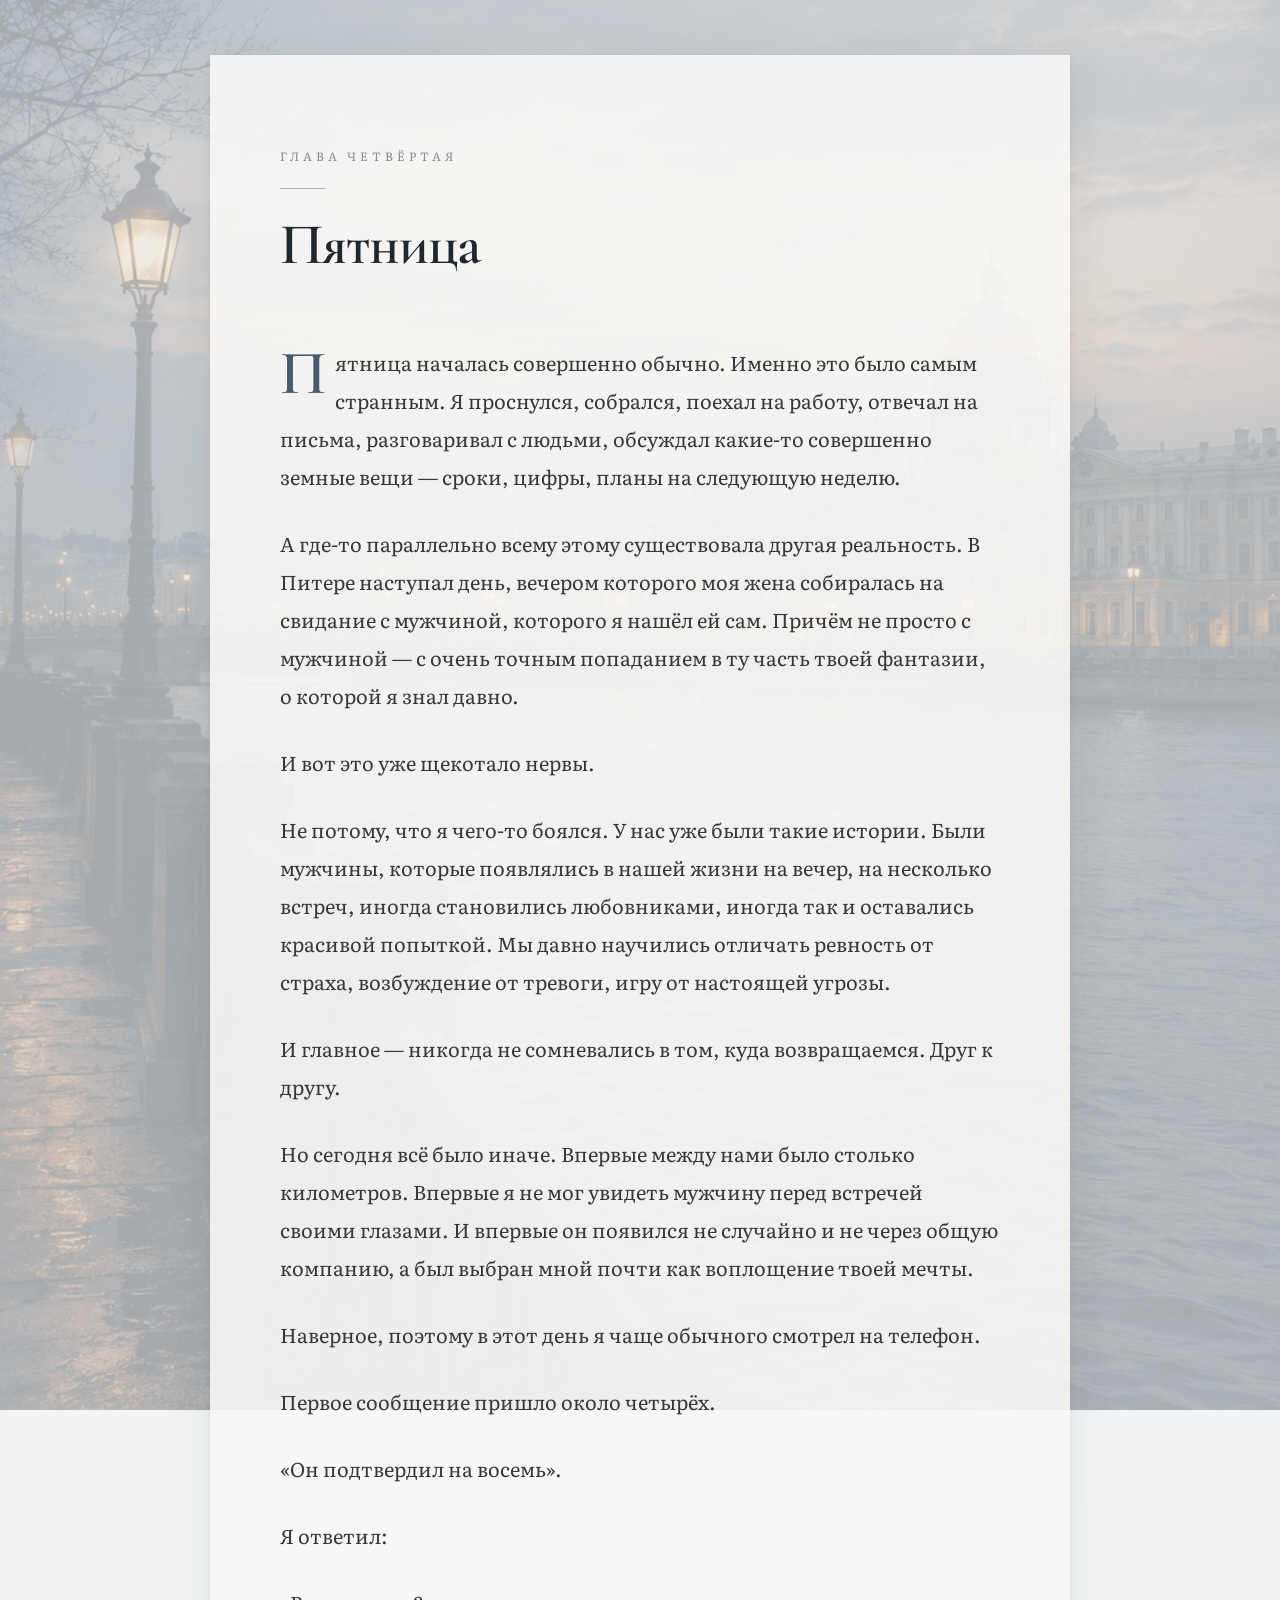
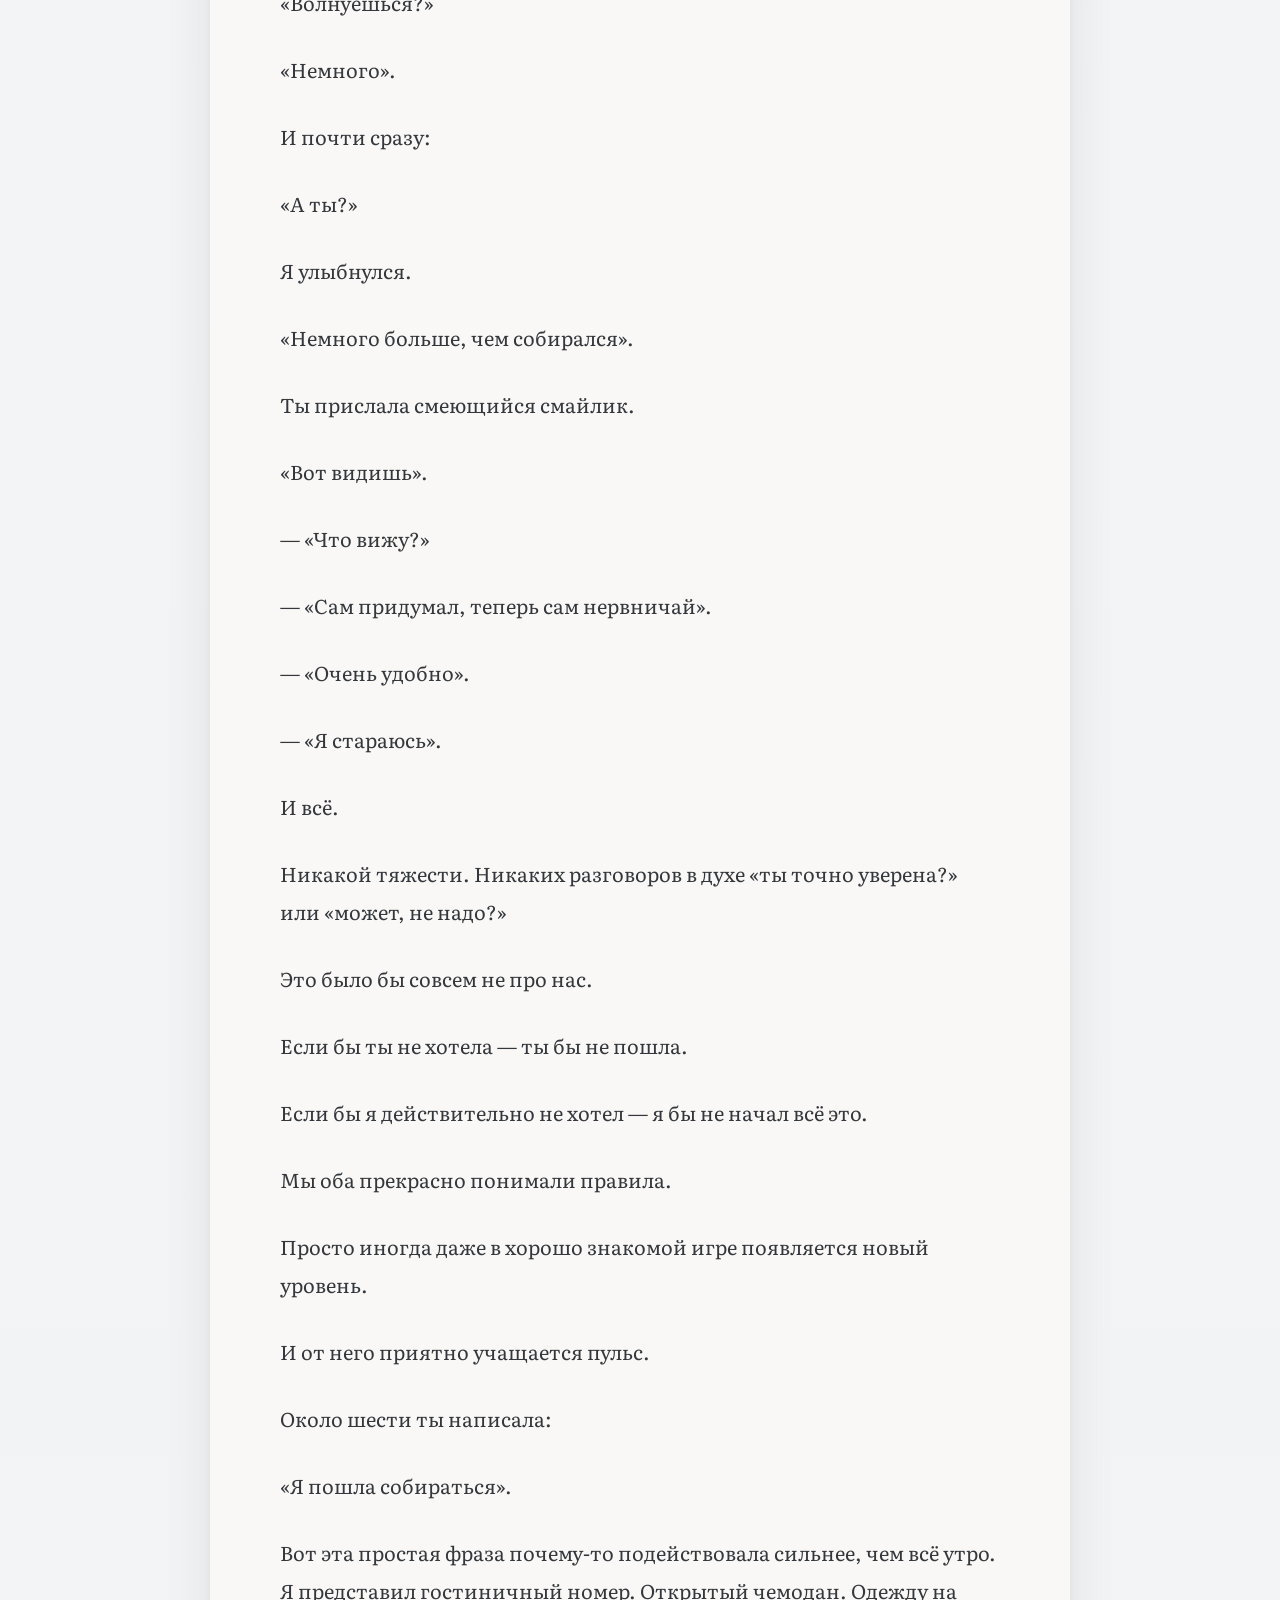
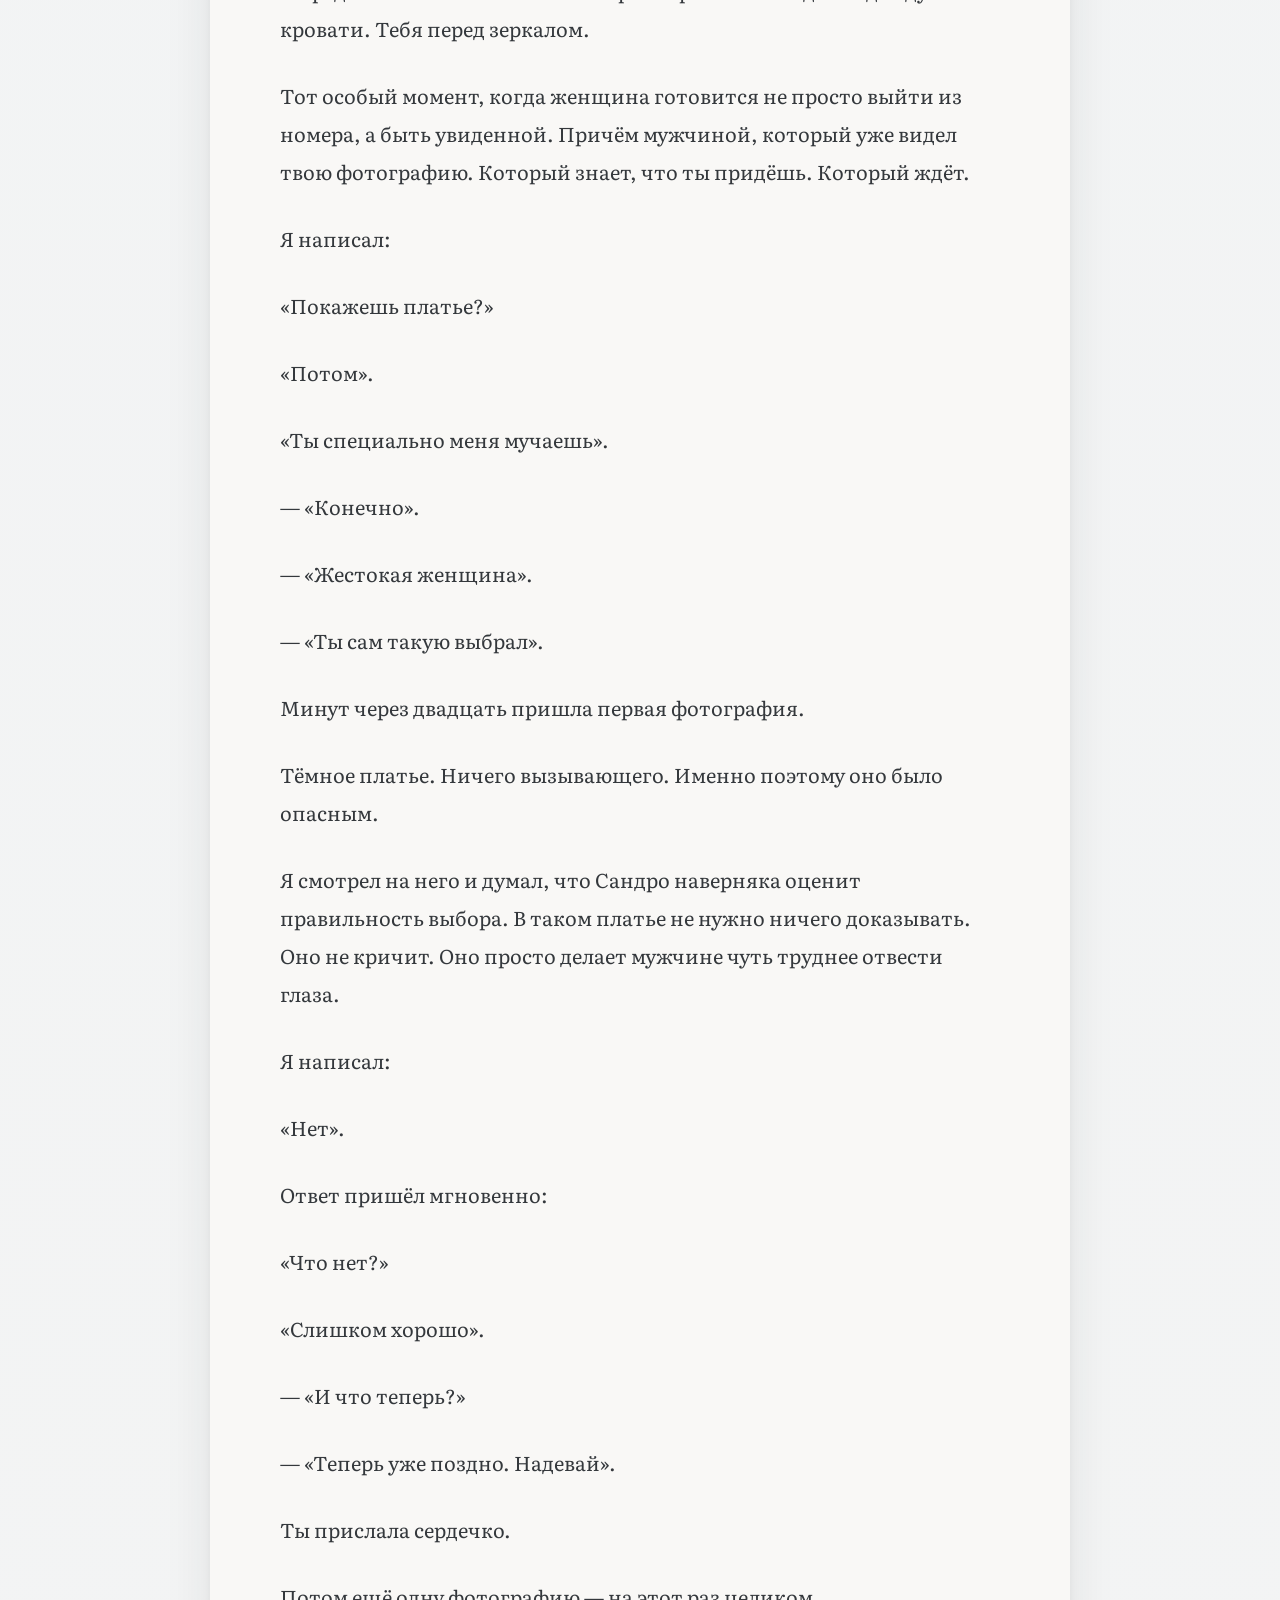
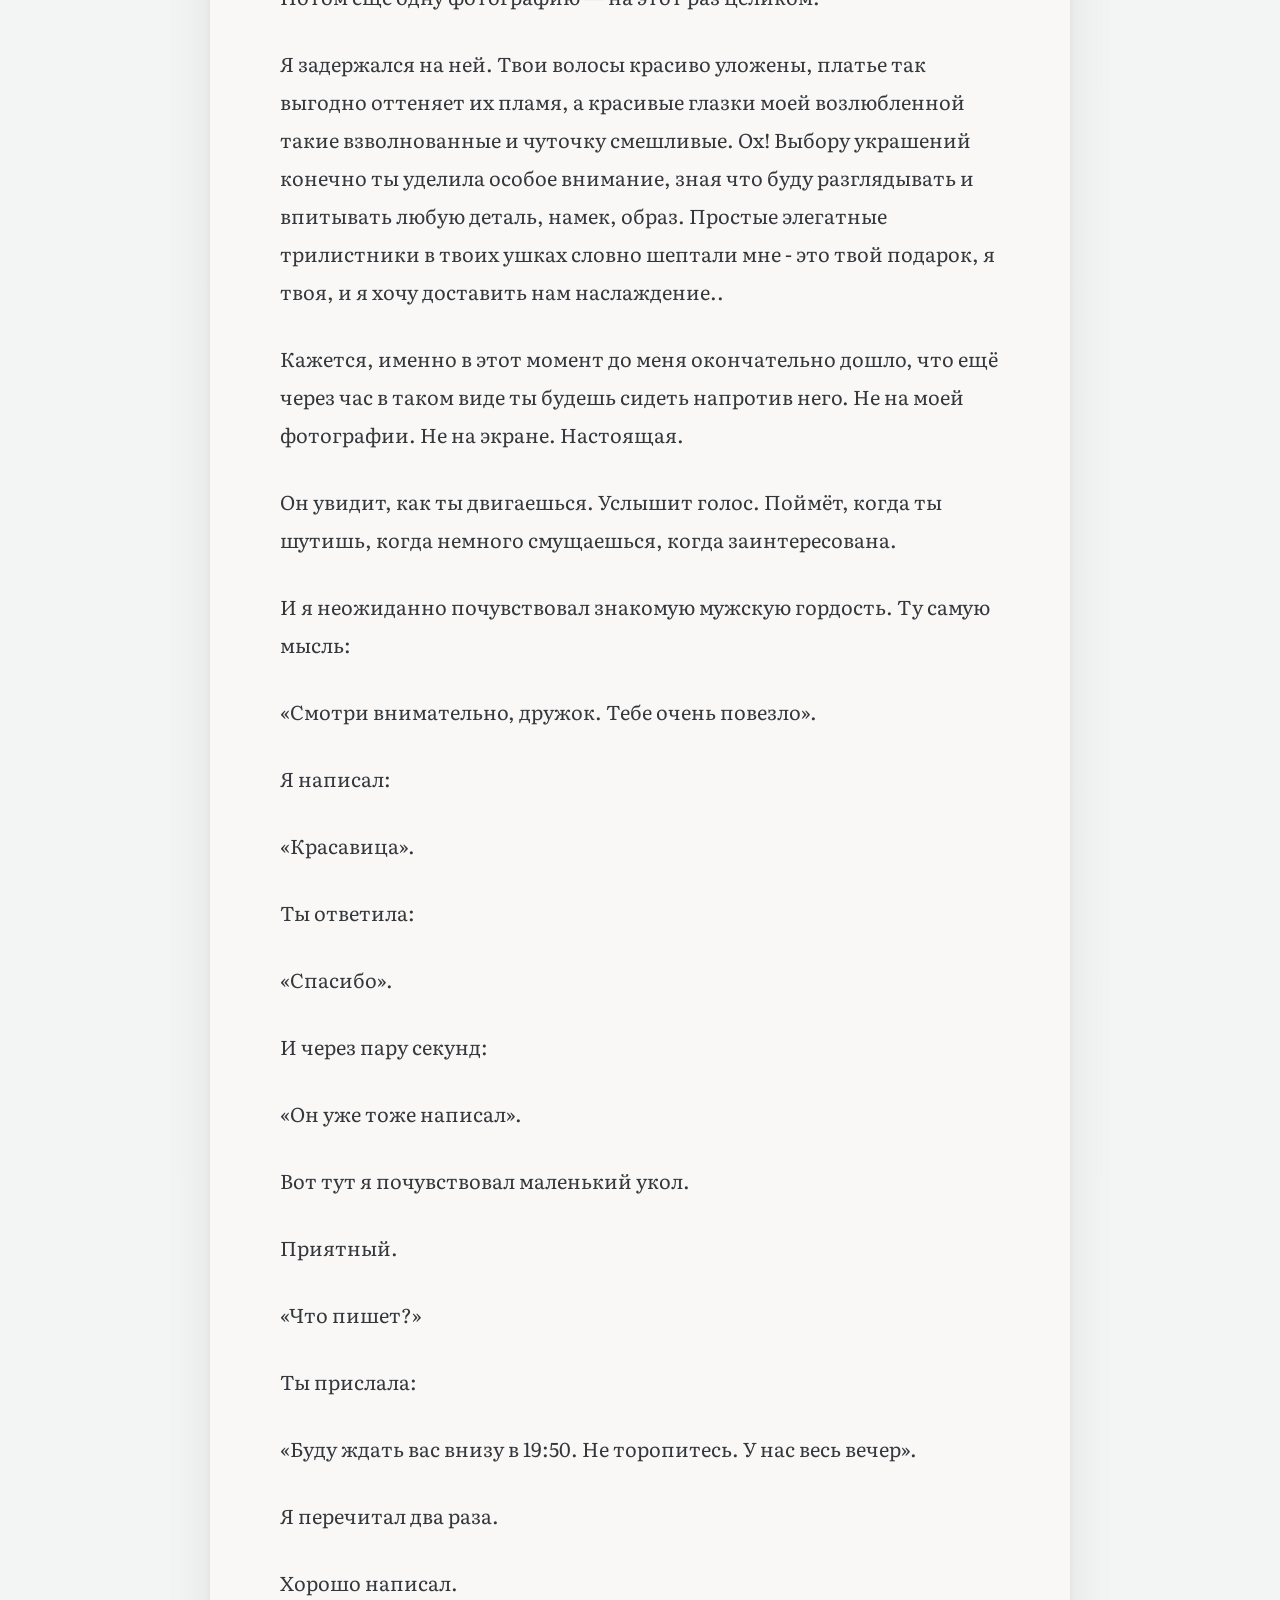
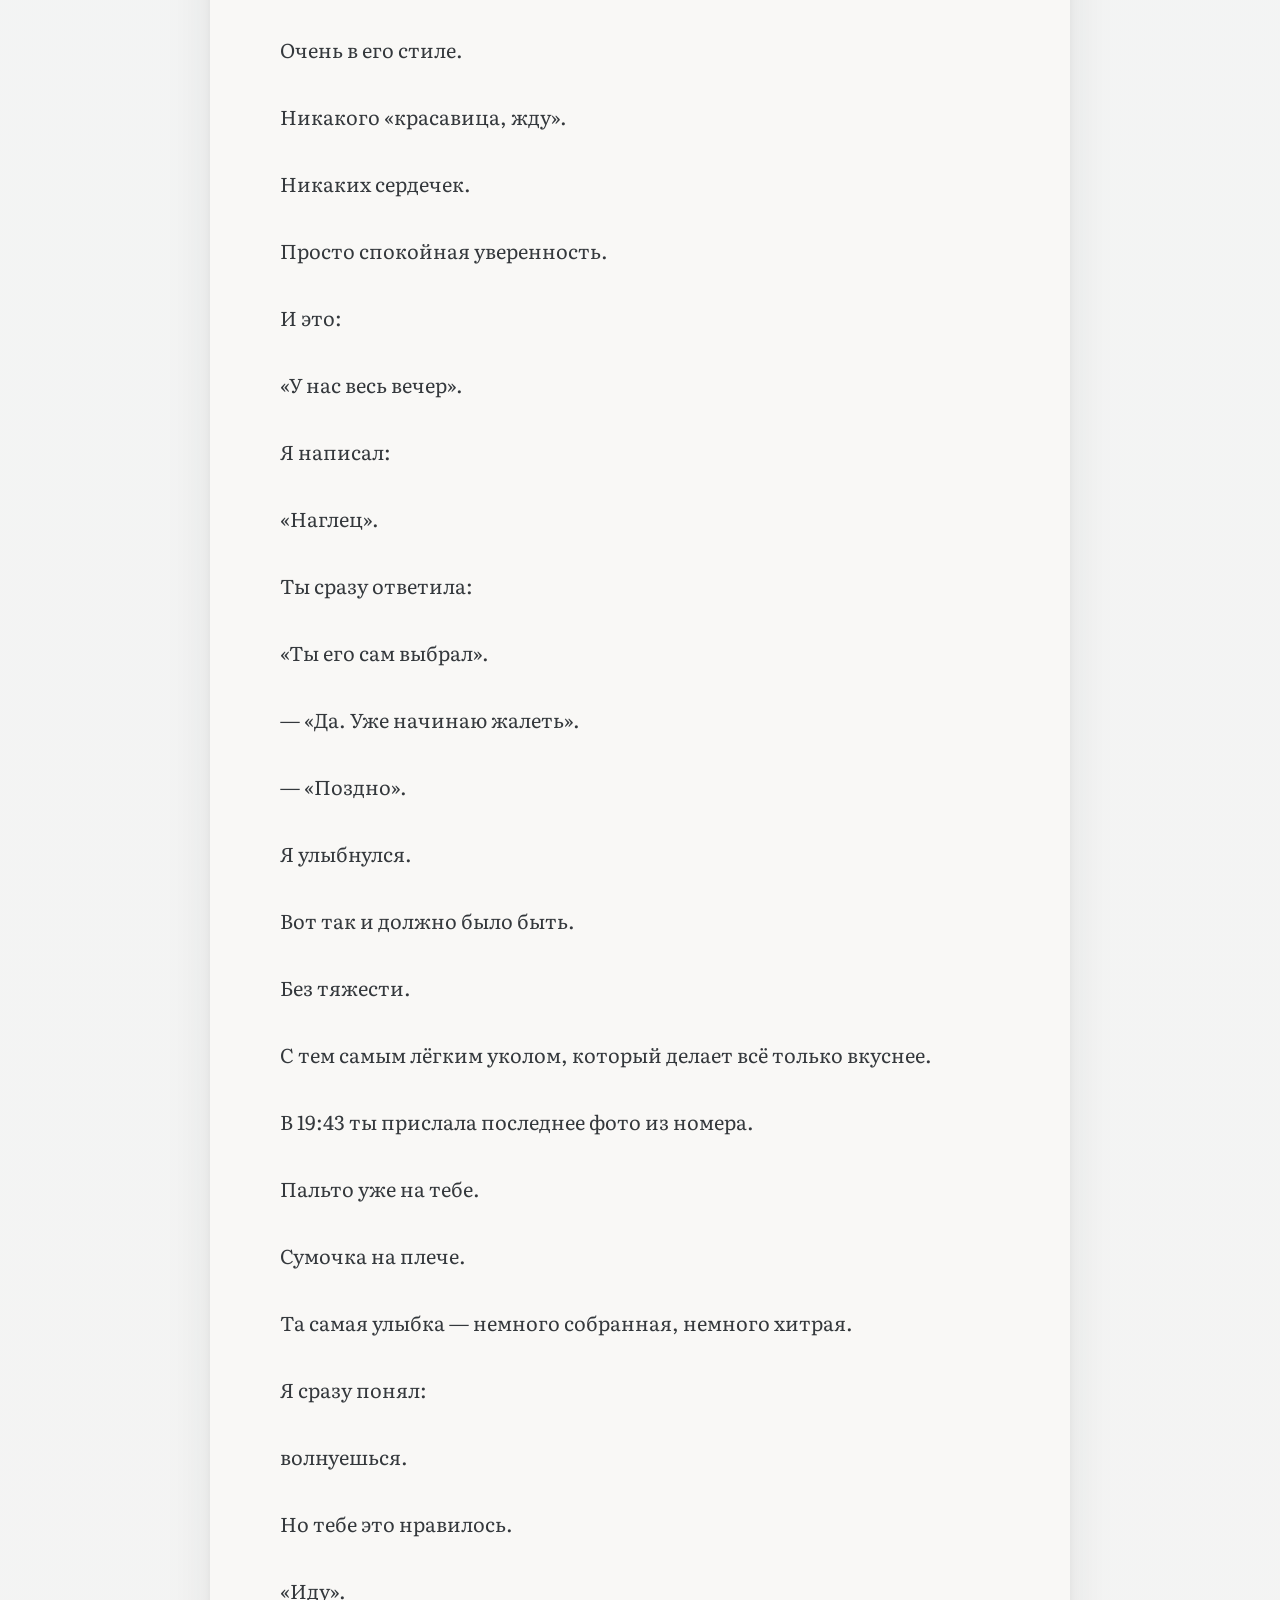
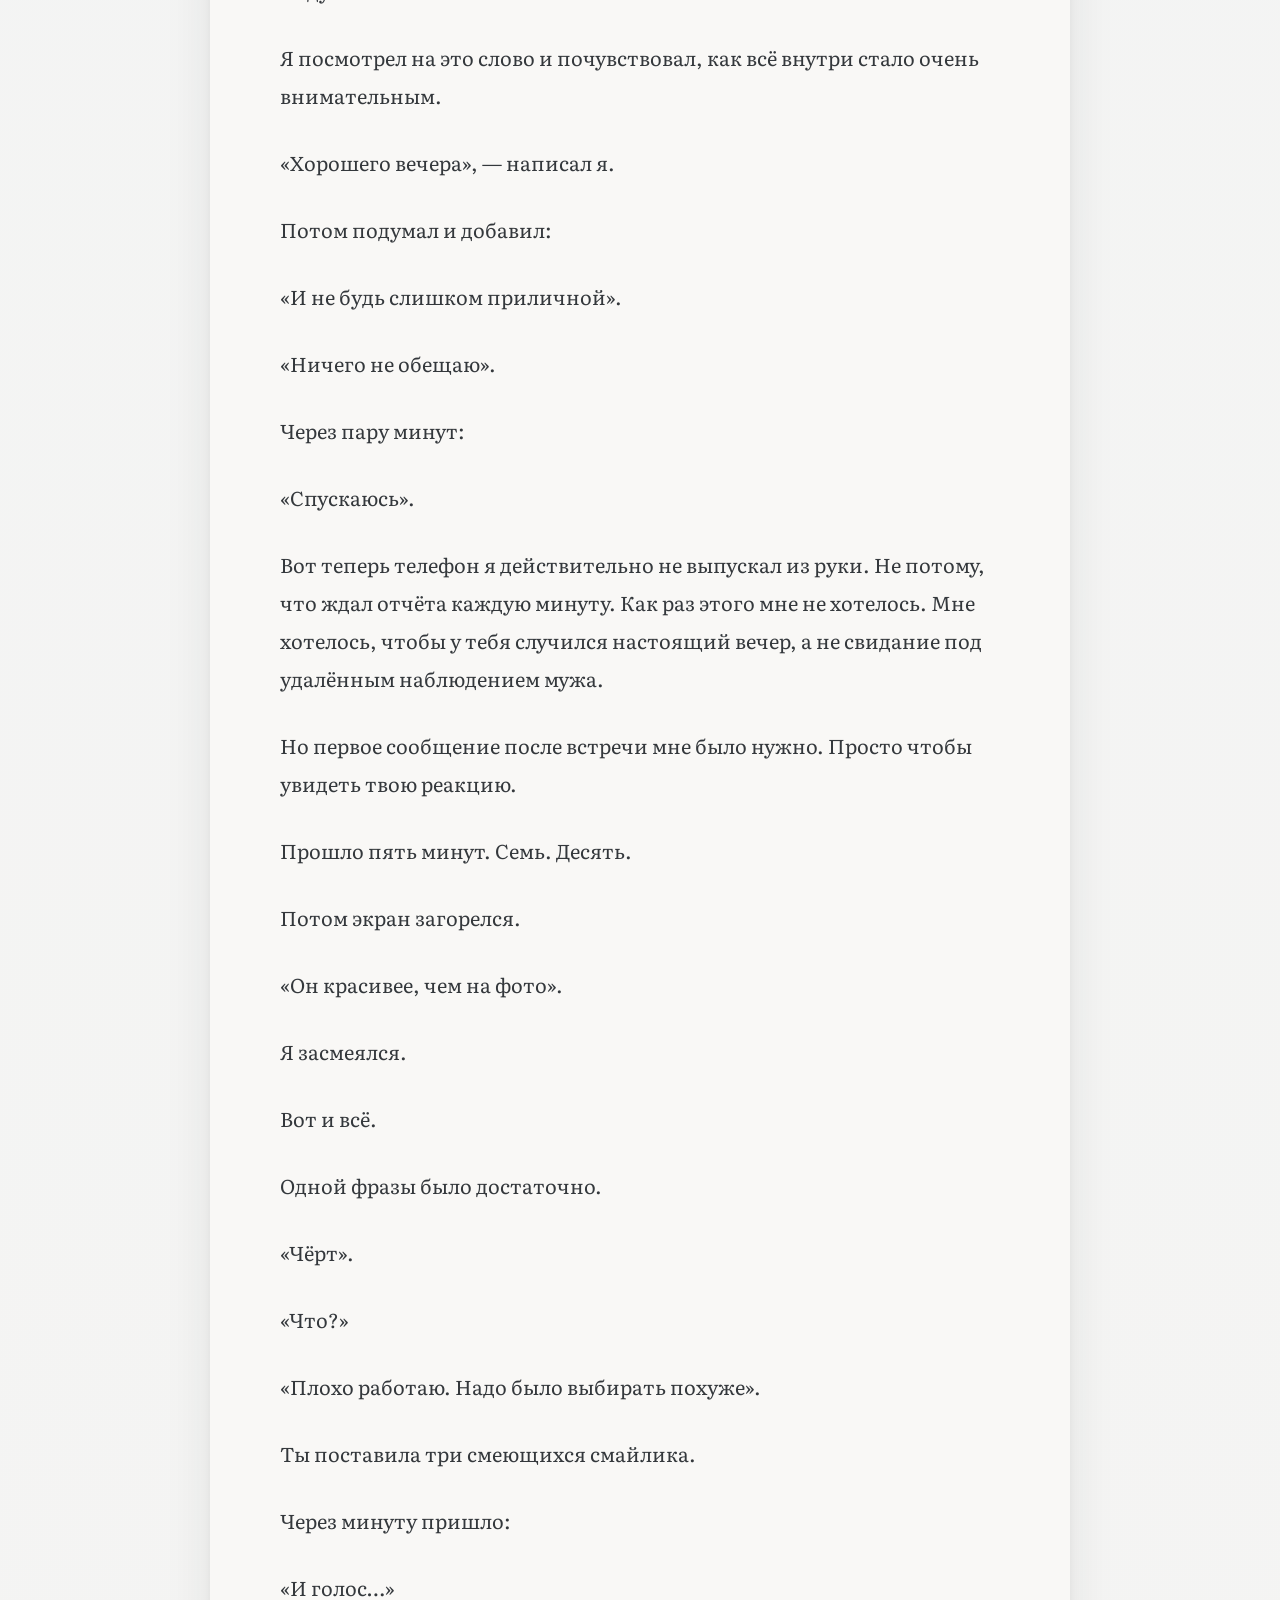
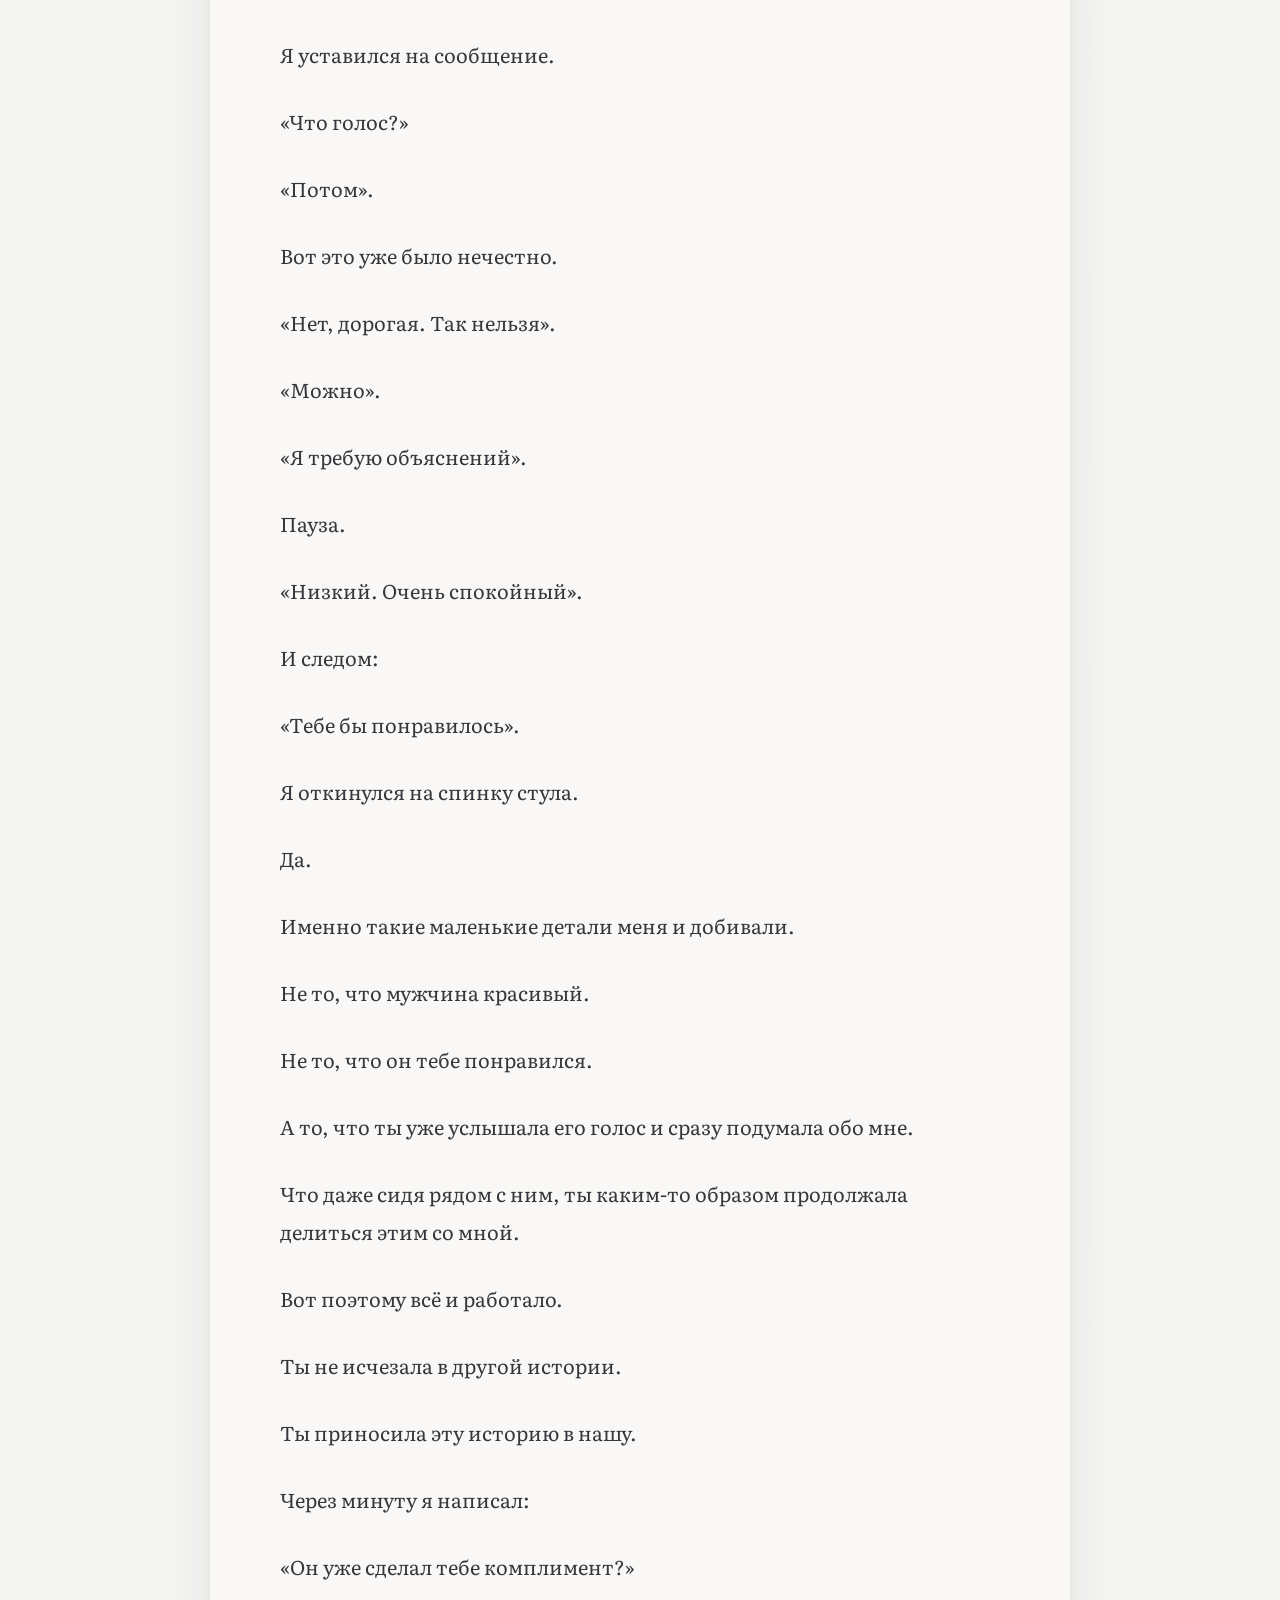
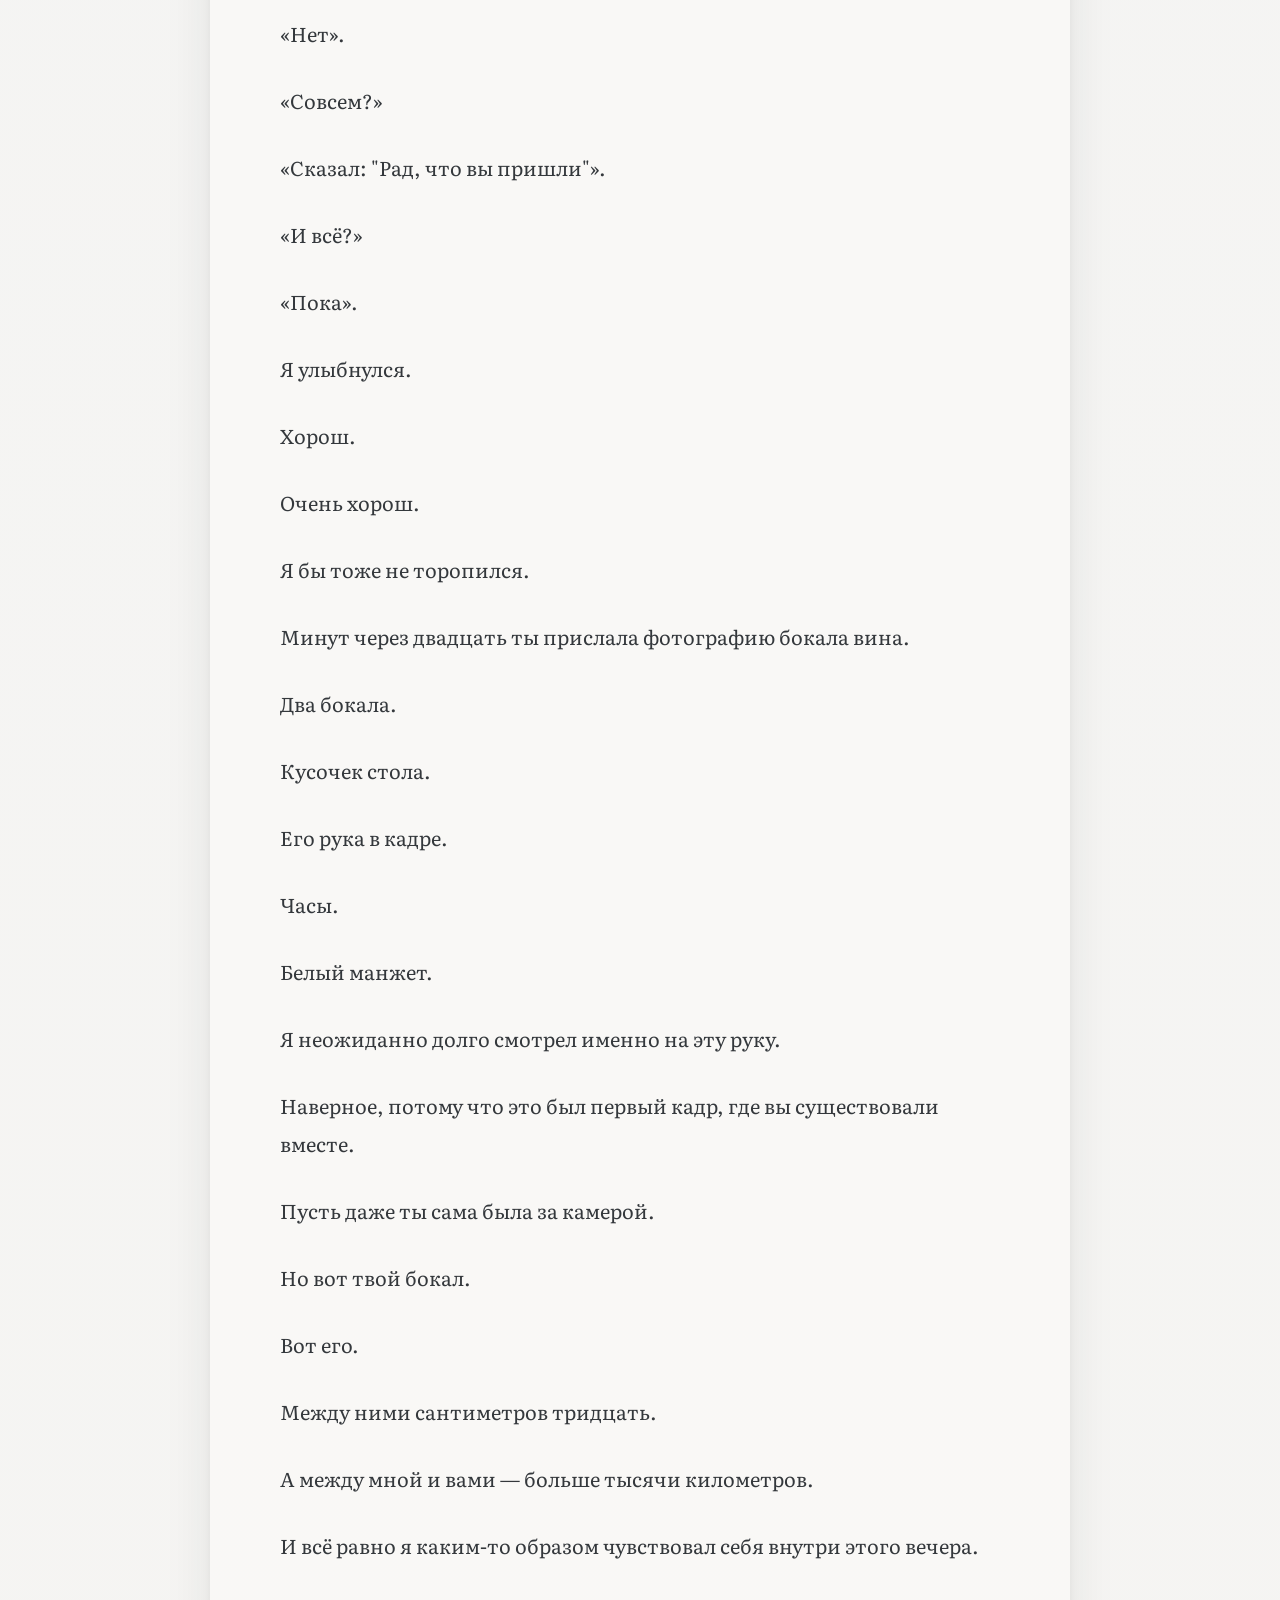
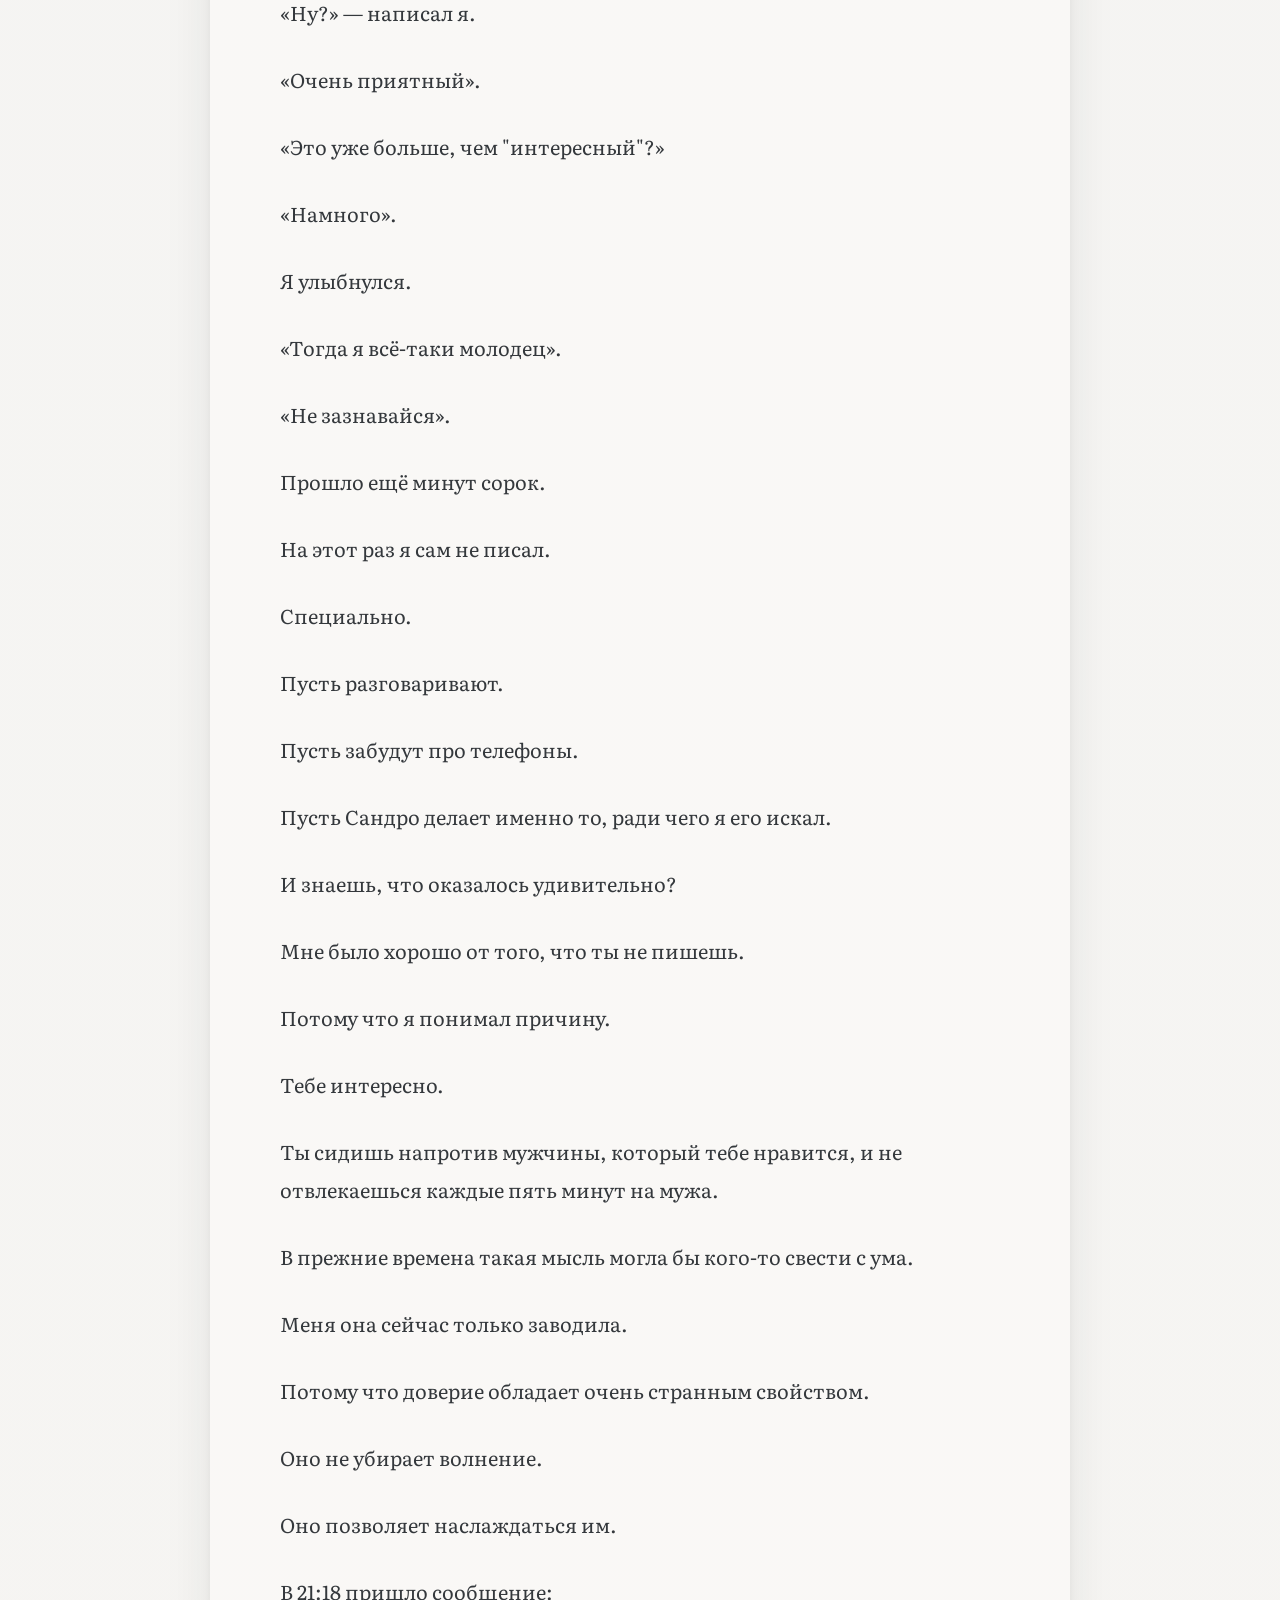
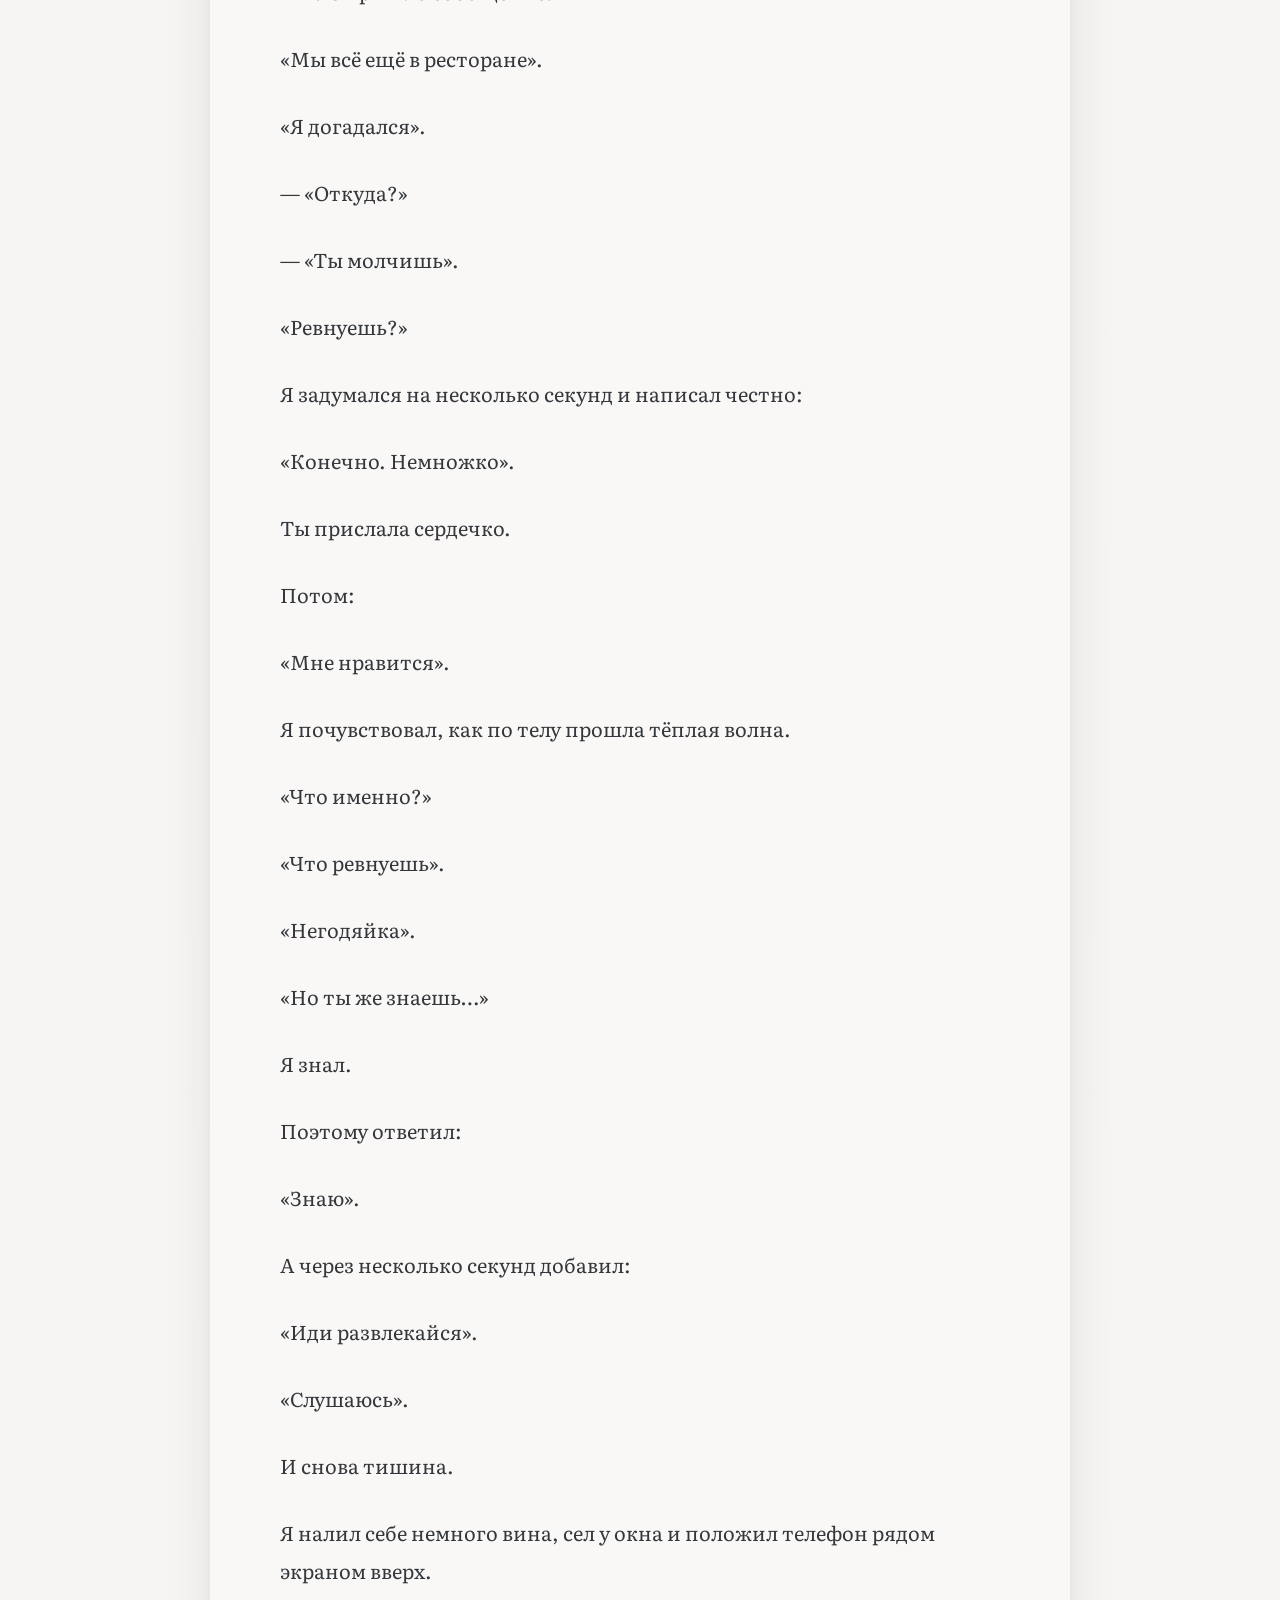
<file: chapter4.html>
<!DOCTYPE html>
<html lang="ru">

<head>

<meta charset="UTF-8">
<meta name="viewport" content="width=device-width, initial-scale=1.0">

<title>Глава 4 — Пятница</title>

<link rel="stylesheet" href="style.css">

<link rel="preconnect" href="https://fonts.googleapis.com">
<link rel="preconnect" href="https://fonts.gstatic.com" crossorigin>

<link href="https://fonts.googleapis.com/css2?family=Cormorant+Garamond:wght@500;600&family=Literata:opsz,wght@7..72,300;7..72,400;7..72,500&display=swap" rel="stylesheet">

</head>

<body>

<div class="progress"></div>

<article class="chapter">

<div class="chapter-number">
Глава четвёртая
</div>

<h1 class="chapter-title">
Пятница
</h1>

<p>
Пятница началась совершенно обычно. Именно это было самым странным. Я проснулся, собрался, поехал на работу, отвечал на письма, разговаривал с людьми, обсуждал какие-то совершенно земные вещи — сроки, цифры, планы на следующую неделю.
</p>

<p>
А где-то параллельно всему этому существовала другая реальность. В Питере наступал день, вечером которого моя жена собиралась на свидание с мужчиной, которого я нашёл ей сам. Причём не просто с мужчиной — с очень точным попаданием в ту часть твоей фантазии, о которой я знал давно.
</p>

<p>
И вот это уже щекотало нервы.
</p>

<p>
Не потому, что я чего-то боялся. У нас уже были такие истории. Были мужчины, которые появлялись в нашей жизни на вечер, на несколько встреч, иногда становились любовниками, иногда так и оставались красивой попыткой. Мы давно научились отличать ревность от страха, возбуждение от тревоги, игру от настоящей угрозы.
</p>

<p>
И главное — никогда не сомневались в том, куда возвращаемся. Друг к другу.
</p>

<p>
Но сегодня всё было иначе. Впервые между нами было столько километров. Впервые я не мог увидеть мужчину перед встречей своими глазами. И впервые он появился не случайно и не через общую компанию, а был выбран мной почти как воплощение твоей мечты.
</p>

<p>
Наверное, поэтому в этот день я чаще обычного смотрел на телефон.
</p>

<p>
Первое сообщение пришло около четырёх.
</p>

<p>
«Он подтвердил на восемь».
</p>

<p>
Я ответил:
</p>

<p>
«Волнуешься?»
</p>

<p>
«Немного».
</p>

<p>
И почти сразу:
</p>

<p>
«А ты?»
</p>

<p>
Я улыбнулся.
</p>

<p>
«Немного больше, чем собирался».
</p>

<p>
Ты прислала смеющийся смайлик.
</p>

<p>
«Вот видишь».
</p>

<p>
— «Что вижу?»
</p>

<p>
— «Сам придумал, теперь сам нервничай».
</p>

<p>
— «Очень удобно».
</p>

<p>
— «Я стараюсь».
</p>

<p>
И всё.
</p>

<p>
Никакой тяжести. Никаких разговоров в духе «ты точно уверена?» или «может, не надо?»
</p>

<p>
Это было бы совсем не про нас.
</p>

<p>
Если бы ты не хотела — ты бы не пошла.
</p>

<p>
Если бы я действительно не хотел — я бы не начал всё это.
</p>

<p>
Мы оба прекрасно понимали правила.
</p>

<p>
Просто иногда даже в хорошо знакомой игре появляется новый уровень.
</p>

<p>
И от него приятно учащается пульс.
</p>

<p>
Около шести ты написала:
</p>

<p>
«Я пошла собираться».
</p>

<p>
Вот эта простая фраза почему-то подействовала сильнее, чем всё утро. Я представил гостиничный номер. Открытый чемодан. Одежду на кровати. Тебя перед зеркалом.
</p>

<p>
Тот особый момент, когда женщина готовится не просто выйти из номера, а быть увиденной. Причём мужчиной, который уже видел твою фотографию. Который знает, что ты придёшь. Который ждёт.
</p>

<p>
Я написал:
</p>

<p>
«Покажешь платье?»
</p>

<p>
«Потом».
</p>

<p>
«Ты специально меня мучаешь».
</p>

<p>
— «Конечно».
</p>

<p>
— «Жестокая женщина».
</p>

<p>
— «Ты сам такую выбрал».
</p>

<p>
Минут через двадцать пришла первая фотография.
</p>

<p>
Тёмное платье. Ничего вызывающего. Именно поэтому оно было опасным.
</p>

<p>
Я смотрел на него и думал, что Сандро наверняка оценит правильность выбора. В таком платье не нужно ничего доказывать. Оно не кричит. Оно просто делает мужчине чуть труднее отвести глаза.
</p>

<p>
Я написал:
</p>

<p>
«Нет».
</p>

<p>
Ответ пришёл мгновенно:
</p>

<p>
«Что нет?»
</p>

<p>
«Слишком хорошо».
</p>

<p>
— «И что теперь?»
</p>

<p>
— «Теперь уже поздно. Надевай».
</p>

<p>
Ты прислала сердечко.
</p>

<p>
Потом ещё одну фотографию — на этот раз целиком.
</p>

<p>
Я задержался на ней. Твои волосы красиво уложены, платье так выгодно оттеняет их пламя, а красивые глазки моей возлюбленной такие взволнованные и чуточку смешливые. 
Ох! Выбору украшений конечно ты уделила особое внимание, зная что буду разглядывать и впитывать любую деталь, намек, образ. Простые элегатные трилистники в твоих ушках словно шептали мне - это твой подарок, я твоя, и я хочу доставить нам наслаждение.. 
</p>

<p>
Кажется, именно в этот момент до меня окончательно дошло, что ещё через час в таком виде ты будешь сидеть напротив него. Не на моей фотографии. Не на экране. Настоящая.
</p>

<p>
Он увидит, как ты двигаешься. Услышит голос. Поймёт, когда ты шутишь, когда немного смущаешься, когда заинтересована.
</p>
    
<p>
И я неожиданно почувствовал знакомую мужскую гордость. Ту самую мысль:
</p>

<p>
«Смотри внимательно, дружок. Тебе очень повезло».
</p>

<p>
Я написал:
</p>

<p>
«Красавица».
</p>

<p>
Ты ответила:
</p>

<p>
«Спасибо».
</p>

<p>
И через пару секунд:
</p>

<p>
«Он уже тоже написал».
</p>

<p>
Вот тут я почувствовал маленький укол.
</p>

<p>
Приятный.
</p>

<p>
«Что пишет?»
</p>

<p>
Ты прислала:
</p>

<p>
«Буду ждать вас внизу в 19:50. Не торопитесь. У нас весь вечер».
</p>

<p>
Я перечитал два раза.
</p>

<p>
Хорошо написал.
</p>

<p>
Очень в его стиле.
</p>

<p>
Никакого «красавица, жду».
</p>

<p>
Никаких сердечек.
</p>

<p>
Просто спокойная уверенность.
</p>

<p>
И это:
</p>

<p>
«У нас весь вечер».
</p>

<p>
Я написал:
</p>

<p>
«Наглец».
</p>

<p>
Ты сразу ответила:
</p>

<p>
«Ты его сам выбрал».
</p>

<p>
— «Да. Уже начинаю жалеть».
</p>

<p>
— «Поздно».
</p>

<p>
Я улыбнулся.
</p>

<p>
Вот так и должно было быть.
</p>

<p>
Без тяжести.
</p>

<p>
С тем самым лёгким уколом, который делает всё только вкуснее.
</p>

<p>
В 19:43 ты прислала последнее фото из номера.
</p>

<p>
Пальто уже на тебе.
</p>

<p>
Сумочка на плече.
</p>

<p>
Та самая улыбка — немного собранная, немного хитрая.
</p>

<p>
Я сразу понял:
</p>

<p>
волнуешься.
</p>

<p>
Но тебе это нравилось.
</p>

<p>
«Иду».
</p>

<p>
Я посмотрел на это слово и почувствовал, как всё внутри стало очень внимательным.
</p>

<p>
«Хорошего вечера», — написал я.
</p>

<p>
Потом подумал и добавил:
</p>

<p>
«И не будь слишком приличной».
</p>

<p>
«Ничего не обещаю».
</p>

<p>
Через пару минут:
</p>

<p>
«Спускаюсь».
</p>

<p>
Вот теперь телефон я действительно не выпускал из руки. Не потому, что ждал отчёта каждую минуту. Как раз этого мне не хотелось. Мне хотелось, чтобы у тебя случился настоящий вечер, а не свидание под удалённым наблюдением мужа.
</p>

<p>
Но первое сообщение после встречи мне было нужно. Просто чтобы увидеть твою реакцию.
</p>

<p>
Прошло пять минут. Семь. Десять.
</p>

<p>
Потом экран загорелся.
</p>

<p>
«Он красивее, чем на фото».
</p>

<p>
Я засмеялся.
</p>

<p>
Вот и всё.
</p>

<p>
Одной фразы было достаточно.
</p>

<p>
«Чёрт».
</p>

<p>
«Что?»
</p>

<p>
«Плохо работаю. Надо было выбирать похуже».
</p>

<p>
Ты поставила три смеющихся смайлика.
</p>

<p>
Через минуту пришло:
</p>

<p>
«И голос…»
</p>

<p>
Я уставился на сообщение.
</p>

<p>
«Что голос?»
</p>

<p>
«Потом».
</p>

<p>
Вот это уже было нечестно.
</p>

<p>
«Нет, дорогая. Так нельзя».
</p>

<p>
«Можно».
</p>

<p>
«Я требую объяснений».
</p>

<p>
Пауза.
</p>

<p>
«Низкий. Очень спокойный».
</p>

<p>
И следом:
</p>

<p>
«Тебе бы понравилось».
</p>

<p>
Я откинулся на спинку стула.
</p>

<p>
Да.
</p>

<p>
Именно такие маленькие детали меня и добивали.
</p>

<p>
Не то, что мужчина красивый.
</p>

<p>
Не то, что он тебе понравился.
</p>

<p>
А то, что ты уже услышала его голос и сразу подумала обо мне.
</p>

<p>
Что даже сидя рядом с ним, ты каким-то образом продолжала делиться этим со мной.
</p>

<p>
Вот поэтому всё и работало.
</p>

<p>
Ты не исчезала в другой истории.
</p>

<p>
Ты приносила эту историю в нашу.
</p>

<p>
Через минуту я написал:
</p>

<p>
«Он уже сделал тебе комплимент?»
</p>

<p>
«Нет».
</p>

<p>
«Совсем?»
</p>

<p>
«Сказал: "Рад, что вы пришли"».
</p>

<p>
«И всё?»
</p>

<p>
«Пока».
</p>

<p>
Я улыбнулся.
</p>

<p>
Хорош.
</p>

<p>
Очень хорош.
</p>

<p>
Я бы тоже не торопился.
</p>

<p>
Минут через двадцать ты прислала фотографию бокала вина.
</p>

<p>
Два бокала.
</p>

<p>
Кусочек стола.
</p>

<p>
Его рука в кадре.
</p>

<p>
Часы.
</p>

<p>
Белый манжет.
</p>

<p>
Я неожиданно долго смотрел именно на эту руку.
</p>

<p>
Наверное, потому что это был первый кадр, где вы существовали вместе.
</p>

<p>
Пусть даже ты сама была за камерой.
</p>

<p>
Но вот твой бокал.
</p>

<p>
Вот его.
</p>

<p>
Между ними сантиметров тридцать.
</p>

<p>
А между мной и вами — больше тысячи километров.
</p>

<p>
И всё равно я каким-то образом чувствовал себя внутри этого вечера.
</p>

<p>
«Ну?» — написал я.
</p>

<p>
«Очень приятный».
</p>

<p>
«Это уже больше, чем "интересный"?»
</p>

<p>
«Намного».
</p>

<p>
Я улыбнулся.
</p>

<p>
«Тогда я всё-таки молодец».
</p>

<p>
«Не зазнавайся».
</p>

<p>
Прошло ещё минут сорок.
</p>

<p>
На этот раз я сам не писал.
</p>

<p>
Специально.
</p>

<p>
Пусть разговаривают.
</p>

<p>
Пусть забудут про телефоны.
</p>

<p>
Пусть Сандро делает именно то, ради чего я его искал.
</p>

<p>
И знаешь, что оказалось удивительно?
</p>

<p>
Мне было хорошо от того, что ты не пишешь.
</p>

<p>
Потому что я понимал причину.
</p>

<p>
Тебе интересно.
</p>

<p>
Ты сидишь напротив мужчины, который тебе нравится, и не отвлекаешься каждые пять минут на мужа.
</p>

<p>
В прежние времена такая мысль могла бы кого-то свести с ума.
</p>

<p>
Меня она сейчас только заводила.
</p>

<p>
Потому что доверие обладает очень странным свойством.
</p>

<p>
Оно не убирает волнение.
</p>

<p>
Оно позволяет наслаждаться им.
</p>

<p>
В 21:18 пришло сообщение:
</p>

<p>
«Мы всё ещё в ресторане».
</p>

<p>
«Я догадался».
</p>

<p>
— «Откуда?»
</p>

<p>
— «Ты молчишь».
</p>

<p>
«Ревнуешь?»
</p>

<p>
Я задумался на несколько секунд и написал честно:
</p>

<p>
«Конечно. Немножко».
</p>

<p>
Ты прислала сердечко.
</p>

<p>
Потом:
</p>

<p>
«Мне нравится».
</p>

<p>
Я почувствовал, как по телу прошла тёплая волна.
</p>

<p>
«Что именно?»
</p>

<p>
«Что ревнуешь».
</p>

<p>
«Негодяйка».
</p>

<p>
«Но ты же знаешь…»
</p>

<p>
Я знал.
</p>

<p>
Поэтому ответил:
</p>

<p>
«Знаю».
</p>

<p>
А через несколько секунд добавил:
</p>

<p>
«Иди развлекайся».
</p>

<p>
«Слушаюсь».
</p>

<p>
И снова тишина.
</p>

<p>
Я налил себе немного вина, сел у окна и положил телефон рядом экраном вверх.
</p>

<p>
И впервые за весь вечер действительно расслабился.
</p>

<p>
Представил вас.
</p>

<p>
Не какие-то откровенные сцены.
</p>

<p>
Пока нет.
</p>

<p>
Просто столик.
</p>

<p>
Разговор.
</p>

<p>
Сандро наверняка чуть подался вперёд.
</p>

<p>
Ты слушаешь.
</p>

<p>
Иногда касаешься волос.
</p>

<p>
Иногда улыбаешься.
</p>

<p>
Может быть, он уже понял, что твоя осторожность начинает исчезать.
</p>

<p>
Может быть, ты тоже это поняла.
</p>

<p>
В 22:07 телефон завибрировал снова.
</p>

<p>
Всего одна строчка:
</p>

<p>
«Мы идём прогуляться».
</p>

<p>
Я посмотрел на неё.
</p>

<p>
Питер.
</p>

<p>
Поздний вечер.
</p>

<p>
Ты.
</p>

<p>
Сандро.
</p>

<p>
И прогулка после двух часов вина и разговора.
</p>

<p>
Я почувствовал то самое волнение, ради которого, наверное, и затеял всю эту историю.
</p>

<p>
Не страх.
</p>

<p>
Не сомнение.
</p>

<p>
Предвкушение.
</p>

<p>
Я написал:
</p>

<p>
«Хорошая идея».
</p>

<p>
Ты прочитала.
</p>

<p>
Ничего не ответила.
</p>

<p>
А через минуту пришло:
</p>

<p>
«Он спросил, можно ли взять меня под руку».
</p>

<p>
Я невольно улыбнулся.
</p>

<p>
Вот теперь Сандро начинал двигаться.
</p>

<p>
Очень медленно.
</p>

<p>
Очень правильно.
</p>

<p>
«И?»
</p>

<p>
Ответ появился почти сразу:
</p>

<p>
«Я разрешила».
</p>

<p>
Я закрыл глаза.
</p>

<p>
Почему-то именно это оказалось сильнее всего.
</p>

<p>
Не поцелуй.
</p>

<p>
Не объятие.
</p>

<p>
Даже не прикосновение как таковое.
</p>

<p>
А твоё:
</p>

<p>
«Я разрешила».
</p>

<p>
Потому что в этих двух словах было всё.
</p>

<p>
Он спросил.
</p>

<p>
Ты захотела.
</p>

<p>
И дала ему право стать чуть ближе.
</p>

<p>
Я написал:
</p>

<p>
«Хорошая девочка».
</p>

<p>
Ты сразу:
</p>

<p>
«Не наглей».
</p>

<p>
«Это я ещё дома сижу».
</p>

<p>
«Вот и сиди».
</p>

<p>
Я рассмеялся.
</p>

<p>
Потом написал:
</p>

<p>
«Иди. Питер ждёт».
</p>

<p>
Ты прочитала.
</p>

<p>
И в этот раз больше не ответила.
</p>


<div class="navigation">
    <a href="chapter3.html">← 3</a>

    <a href="story.html">Начало</a>

    <a href="chapter5.html">5 →</a>
</div>
    
<a class="chapter-cover-link" href="index.html">
    Обложка
</a>
  

</article>

<script src="script.js"></script>

</body>

</html>
</file>
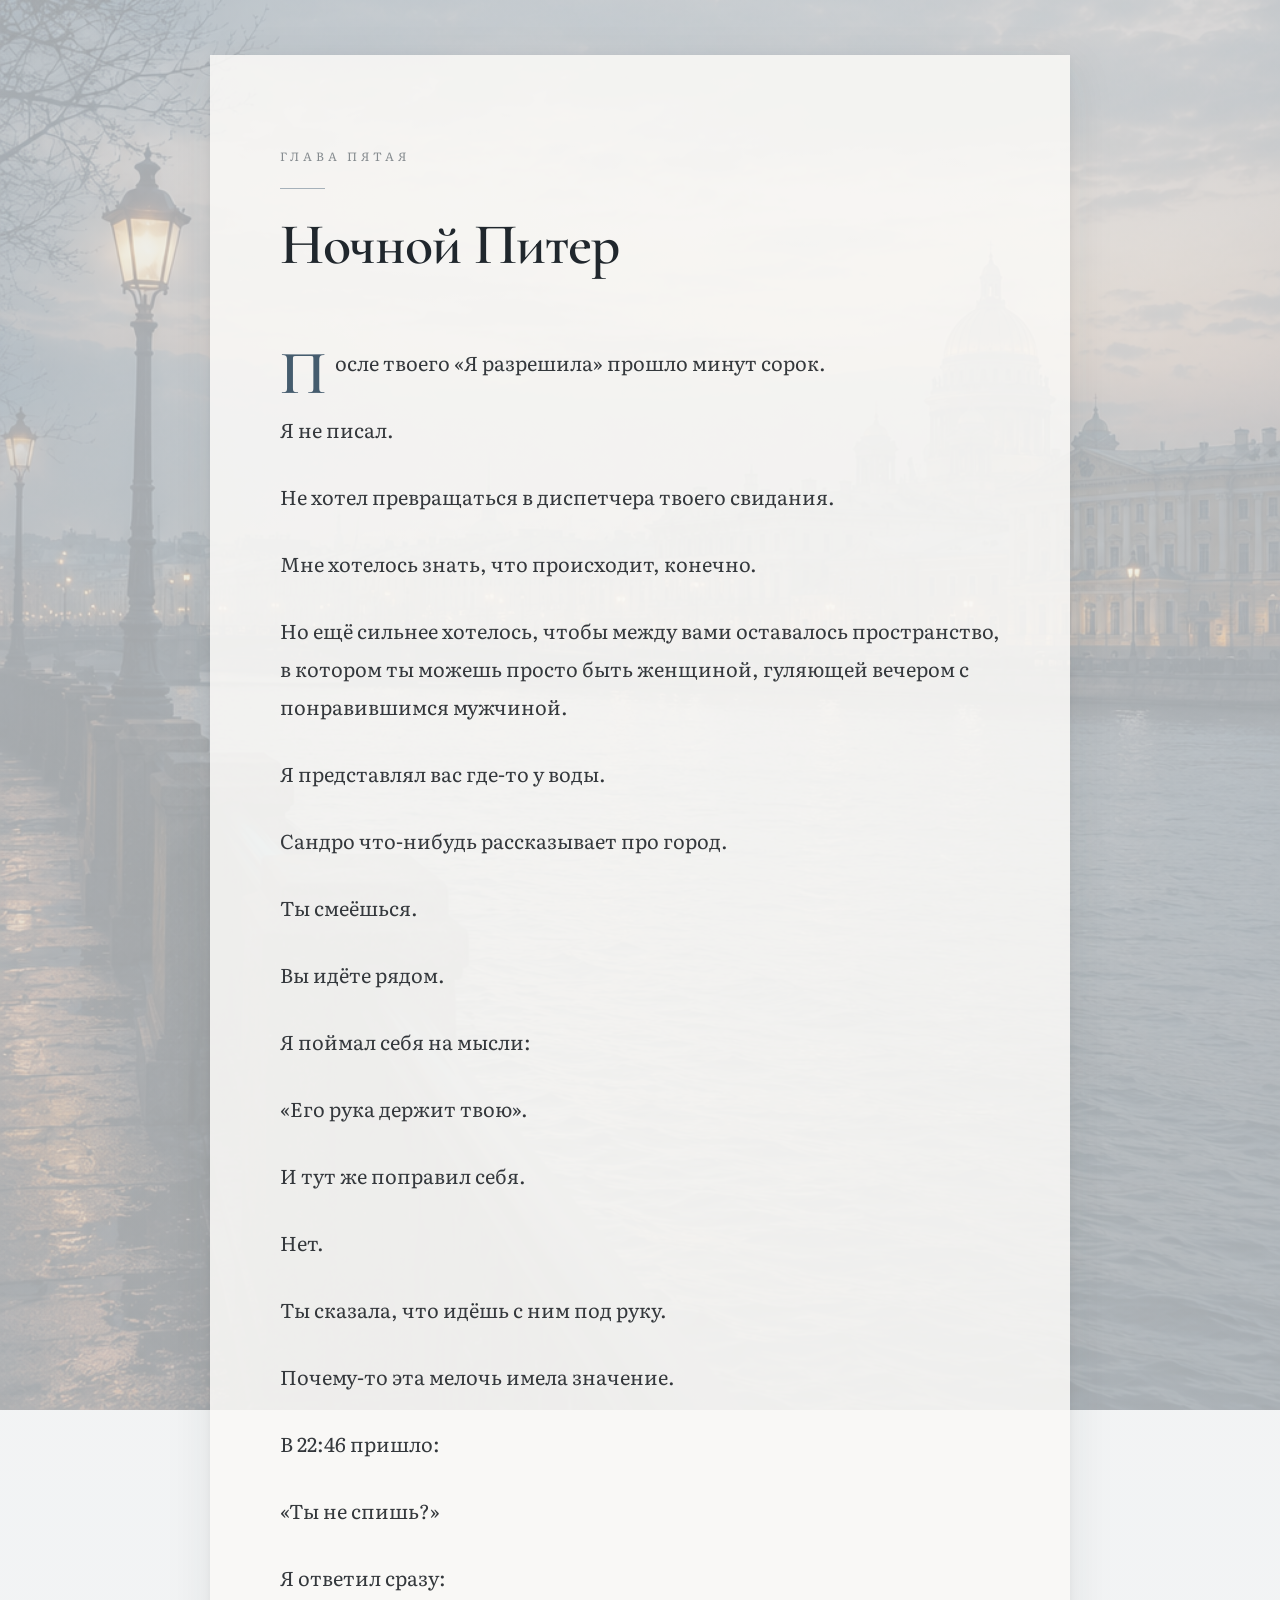
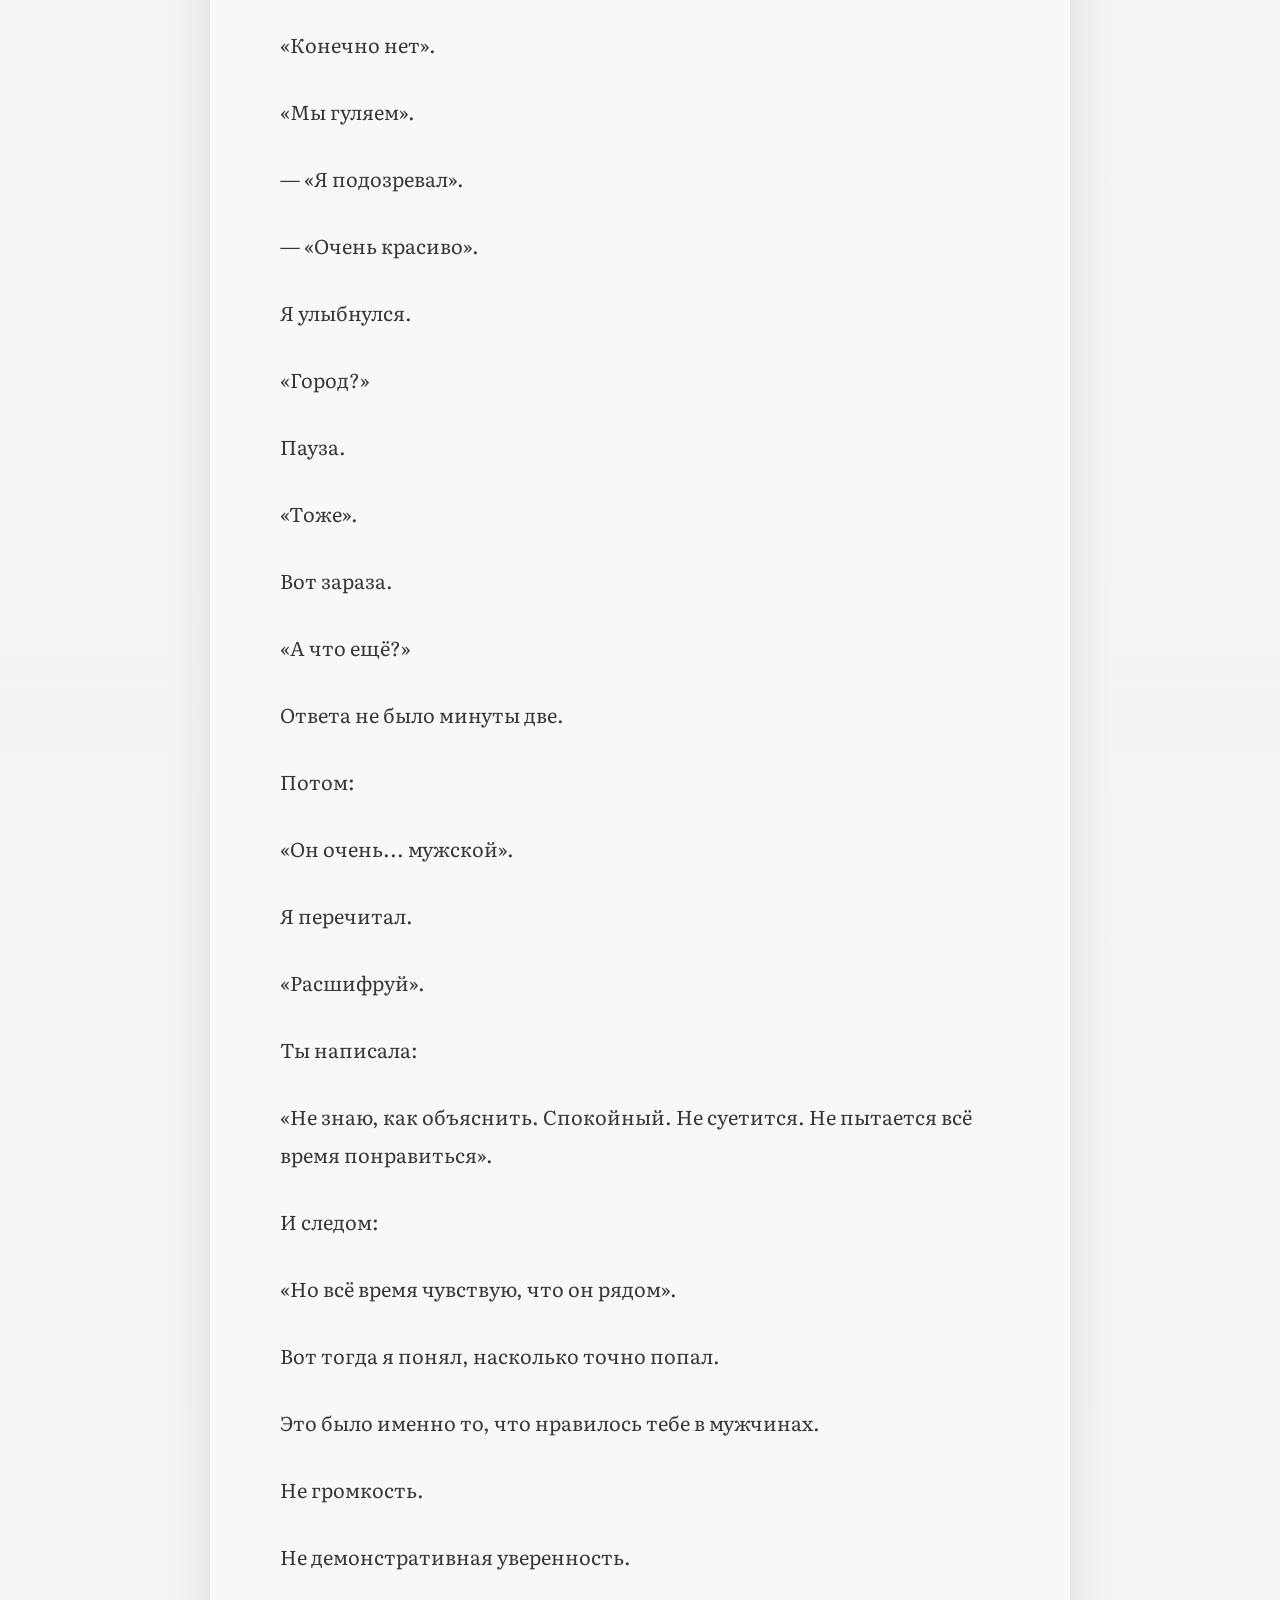
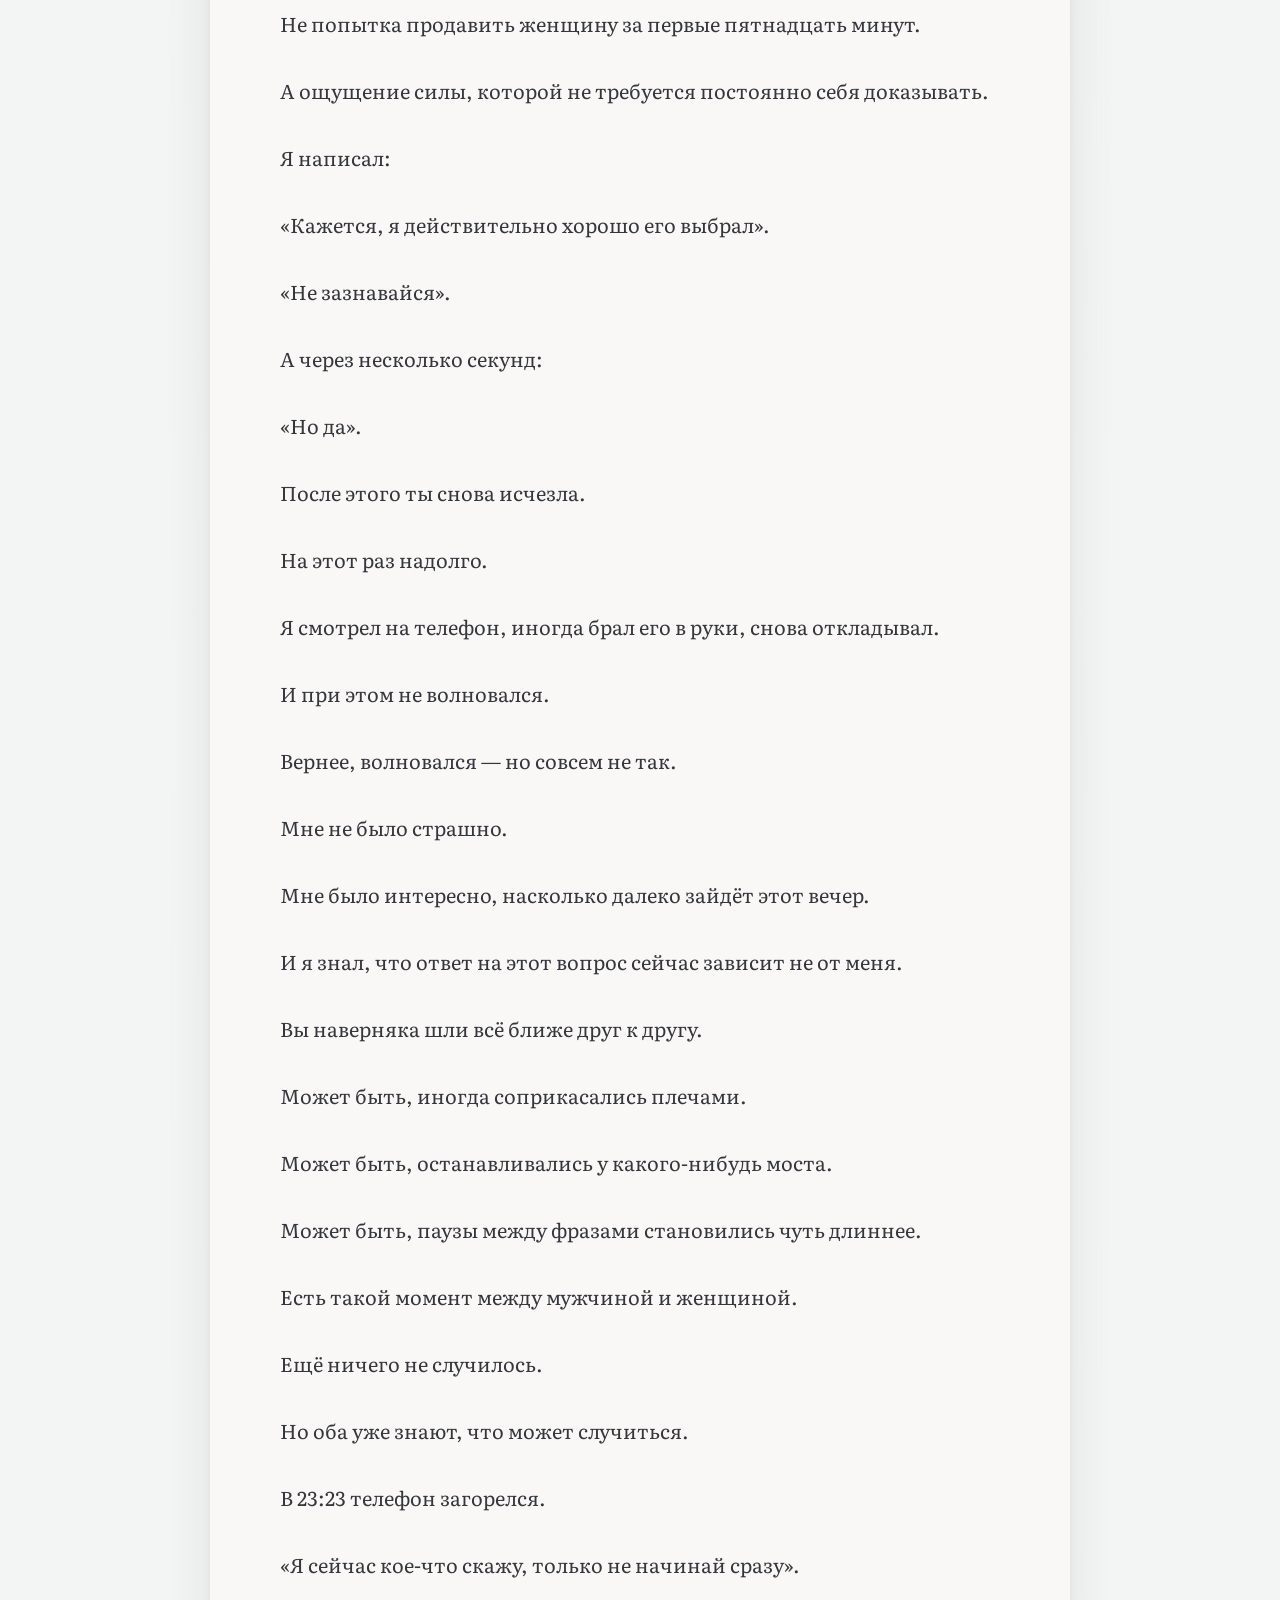
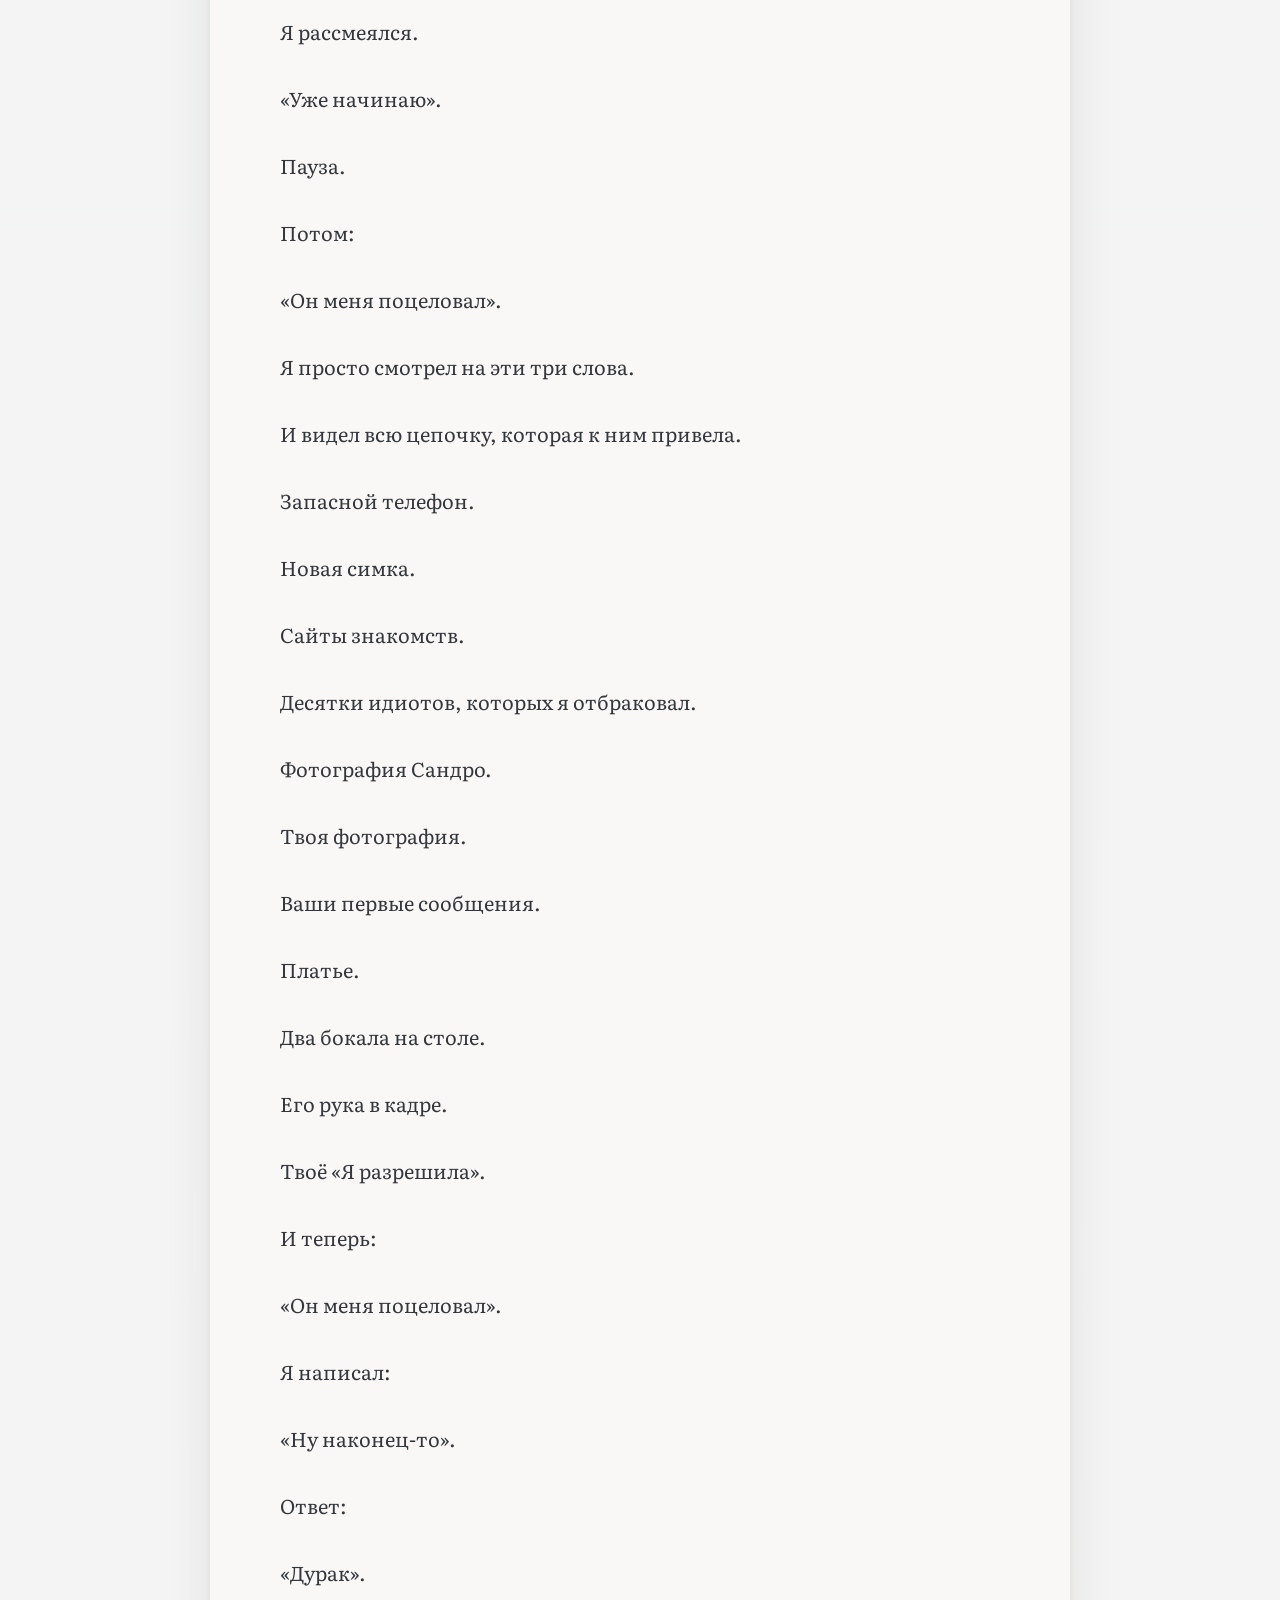
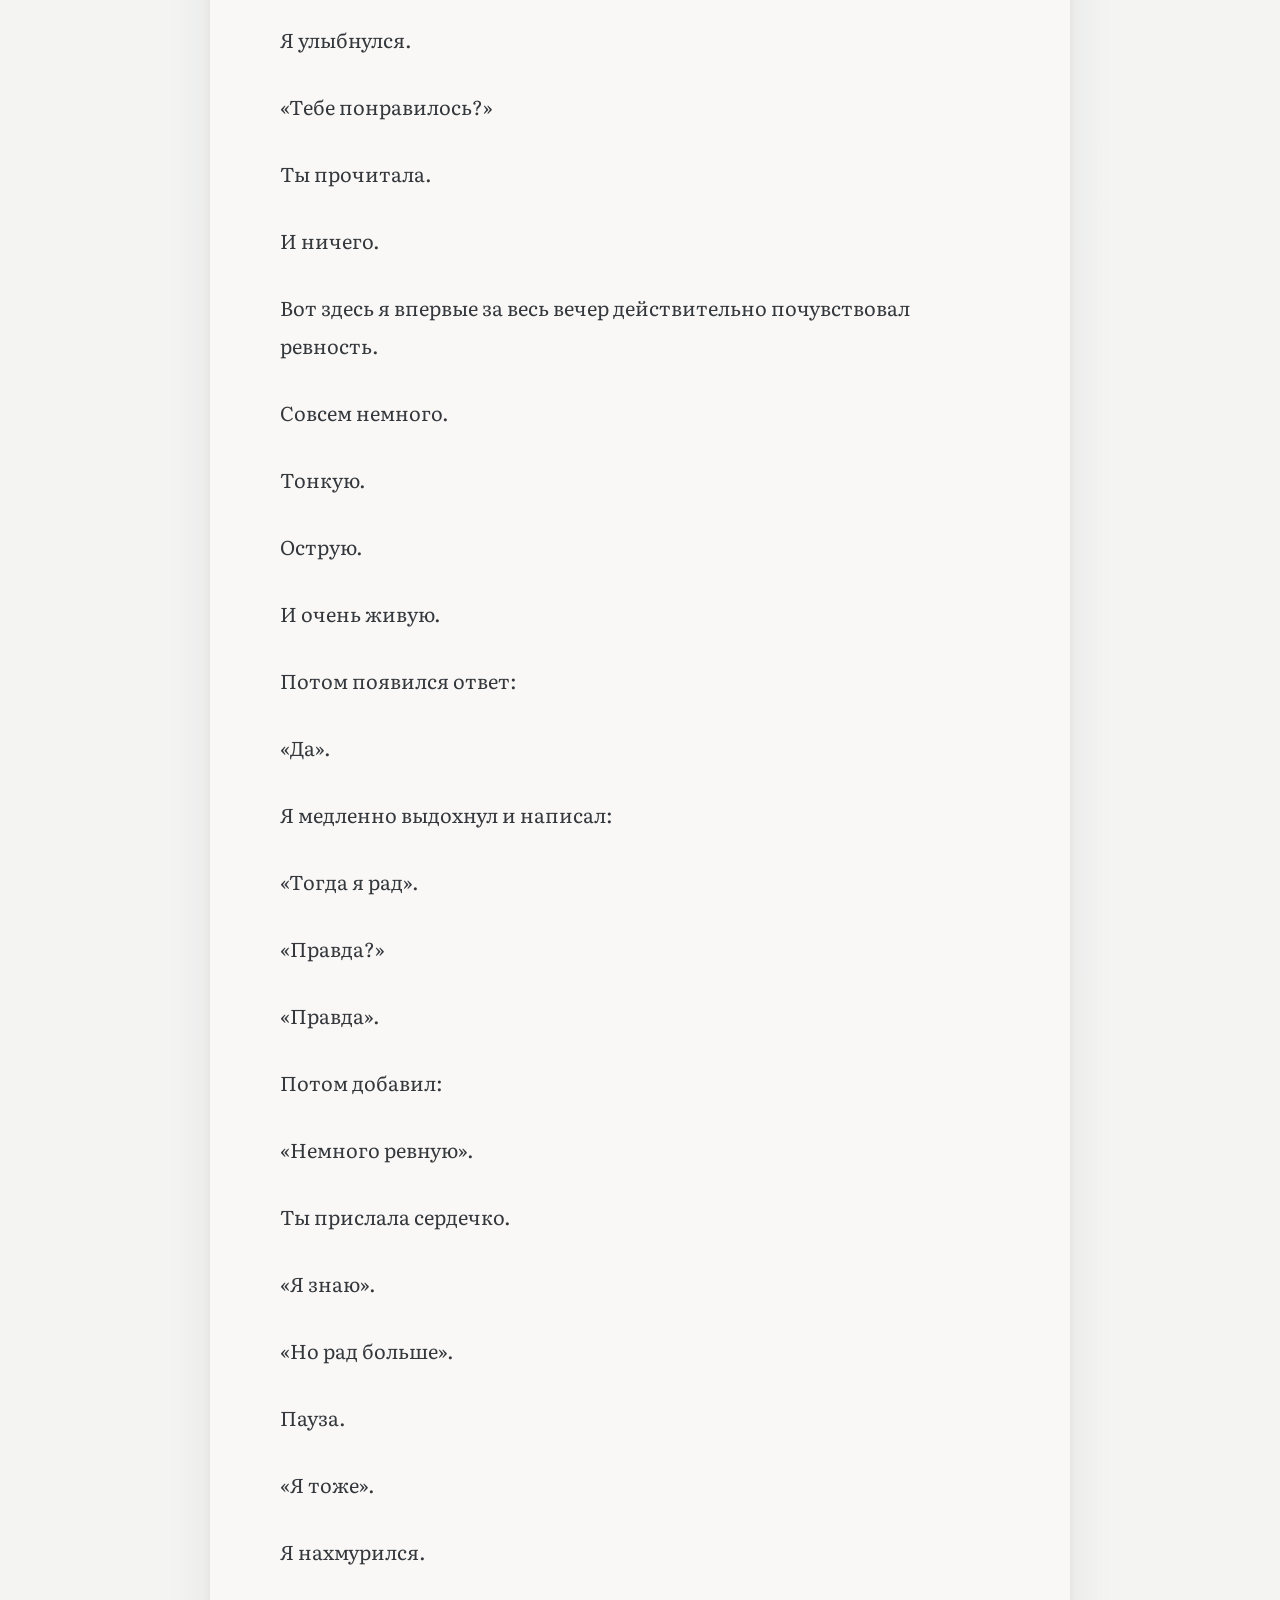
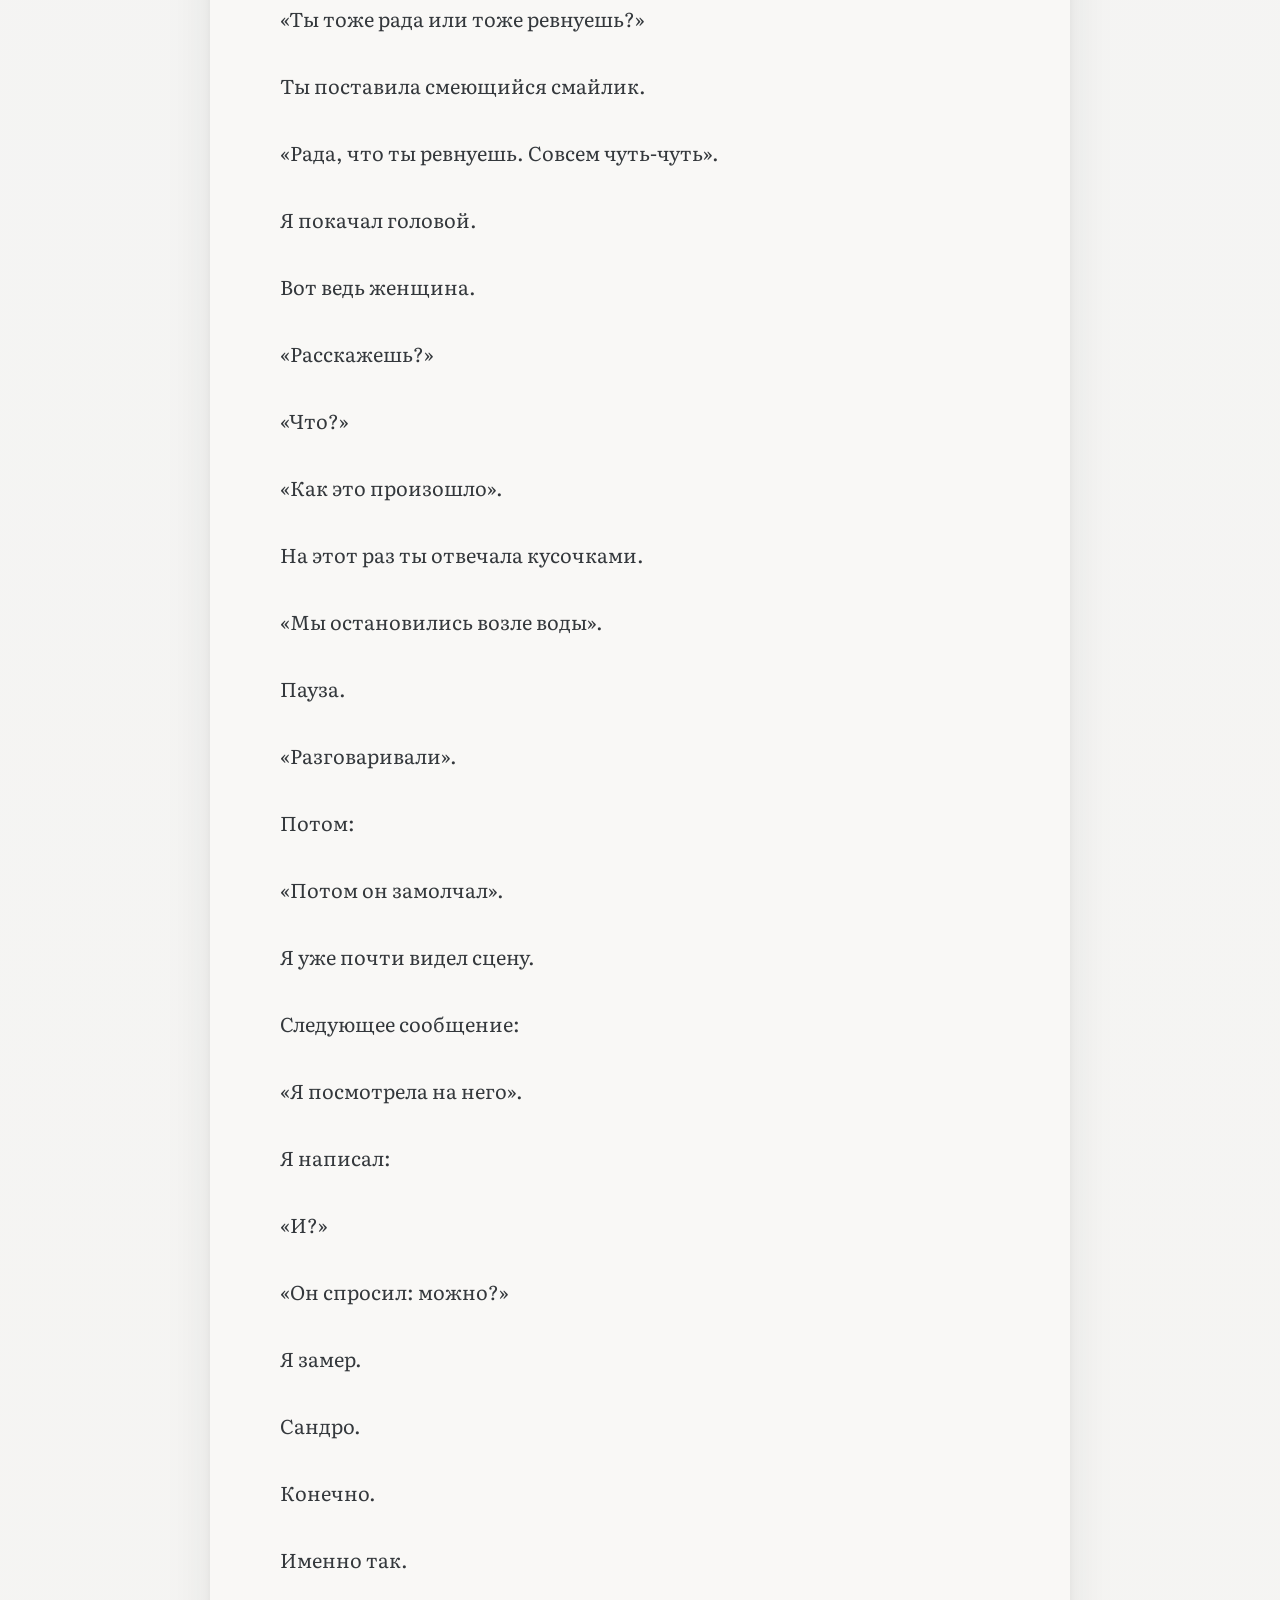
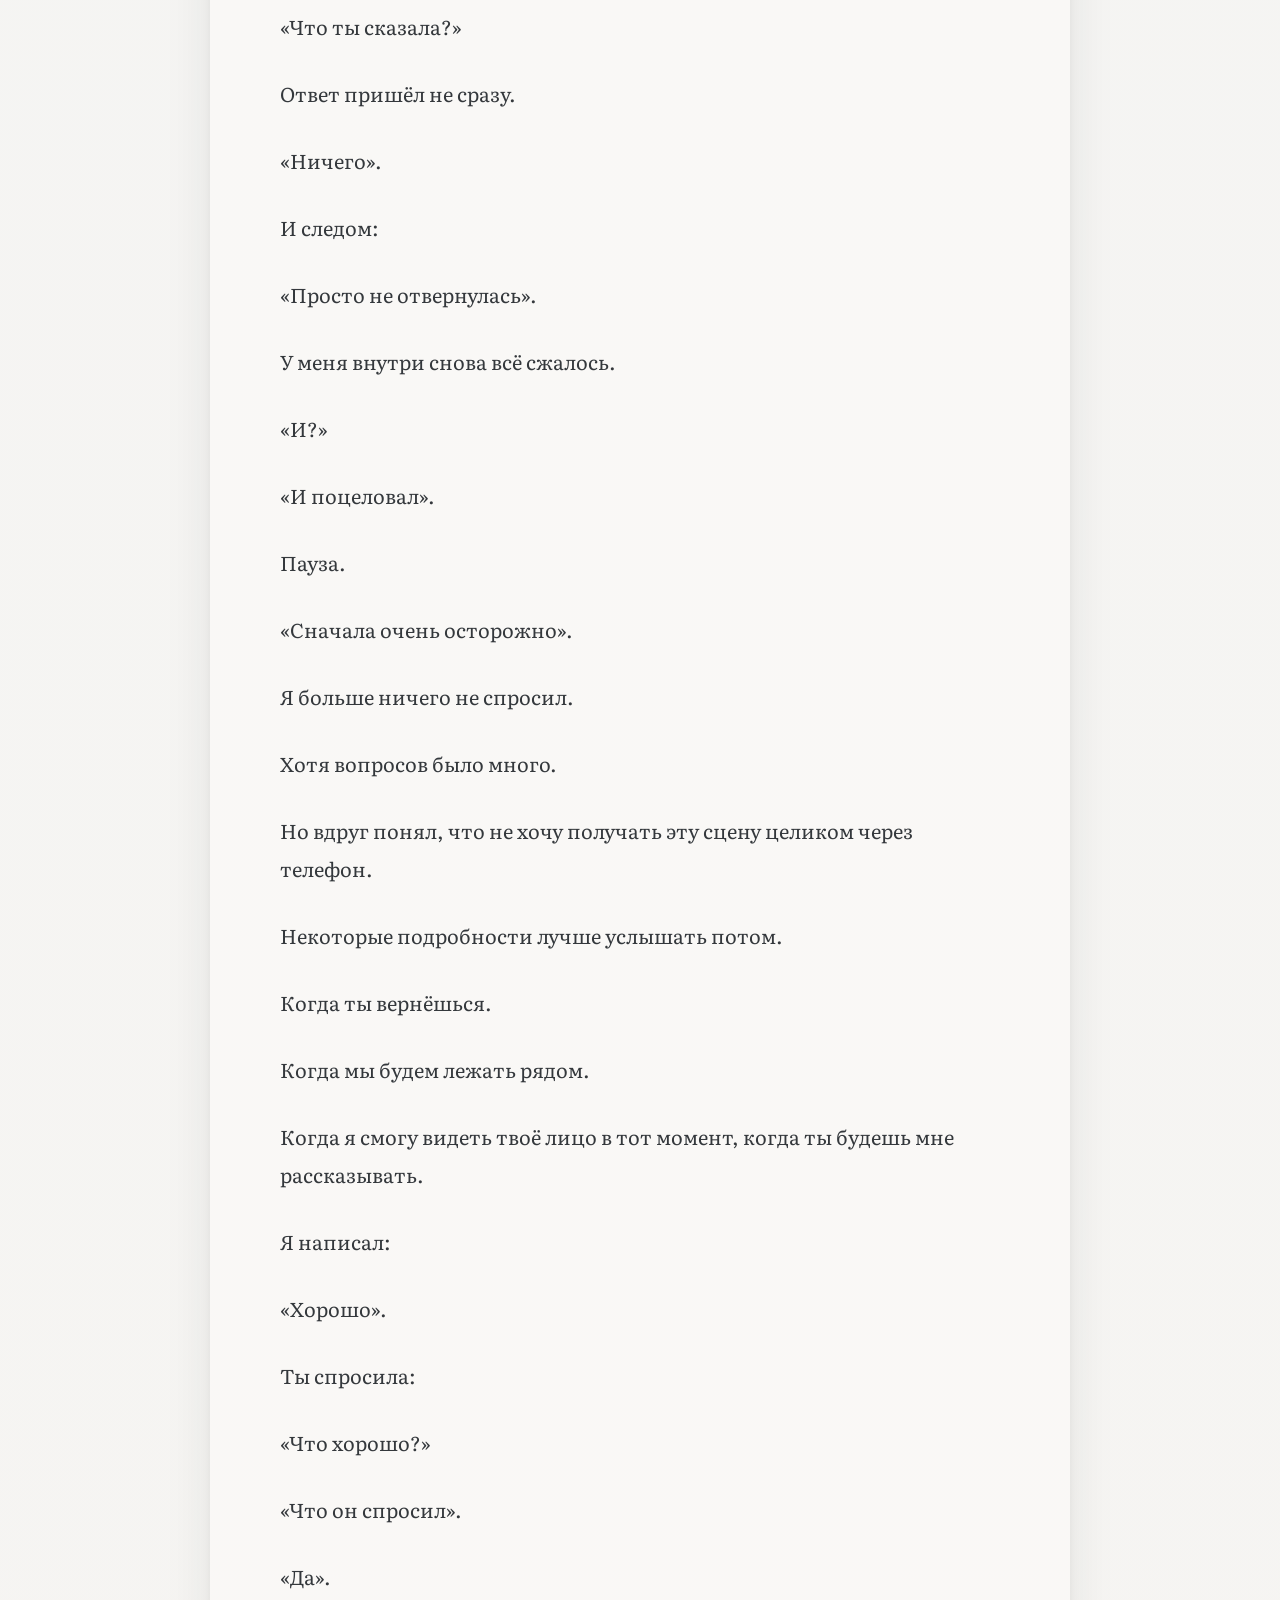
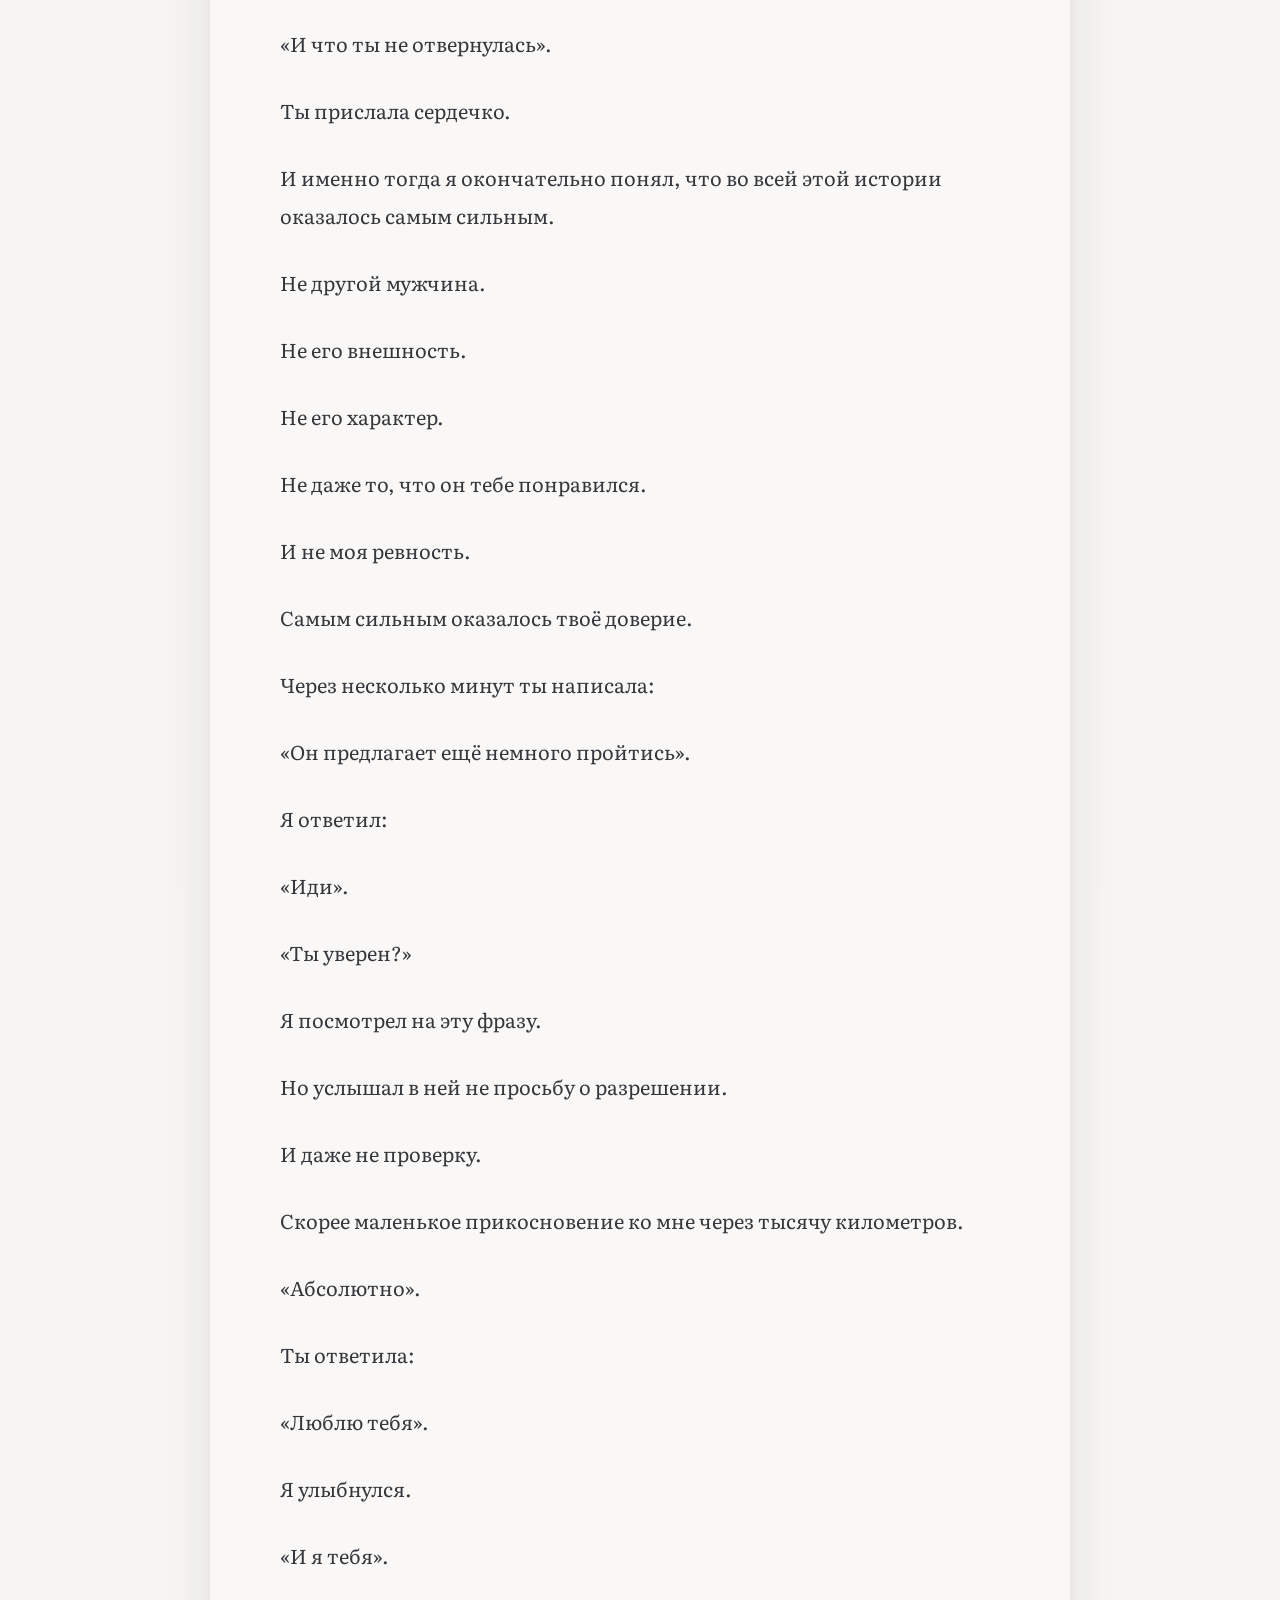
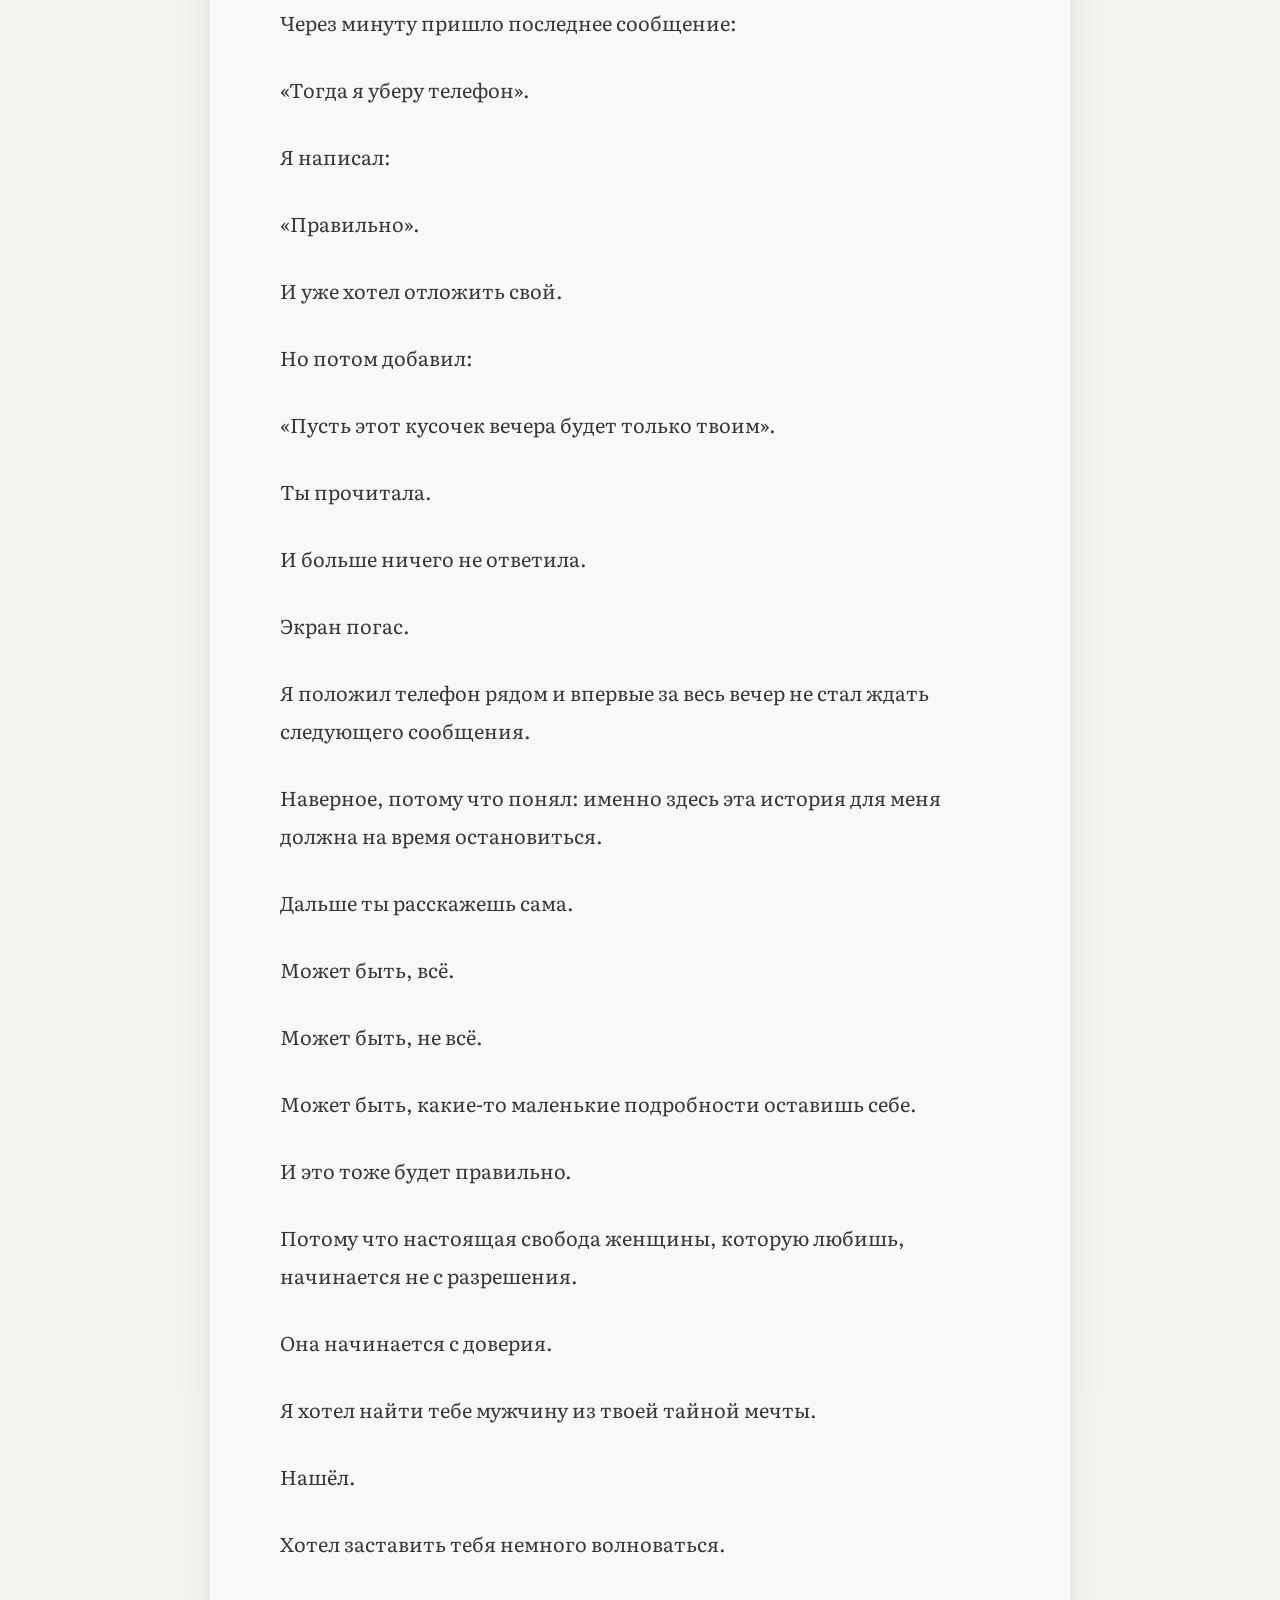
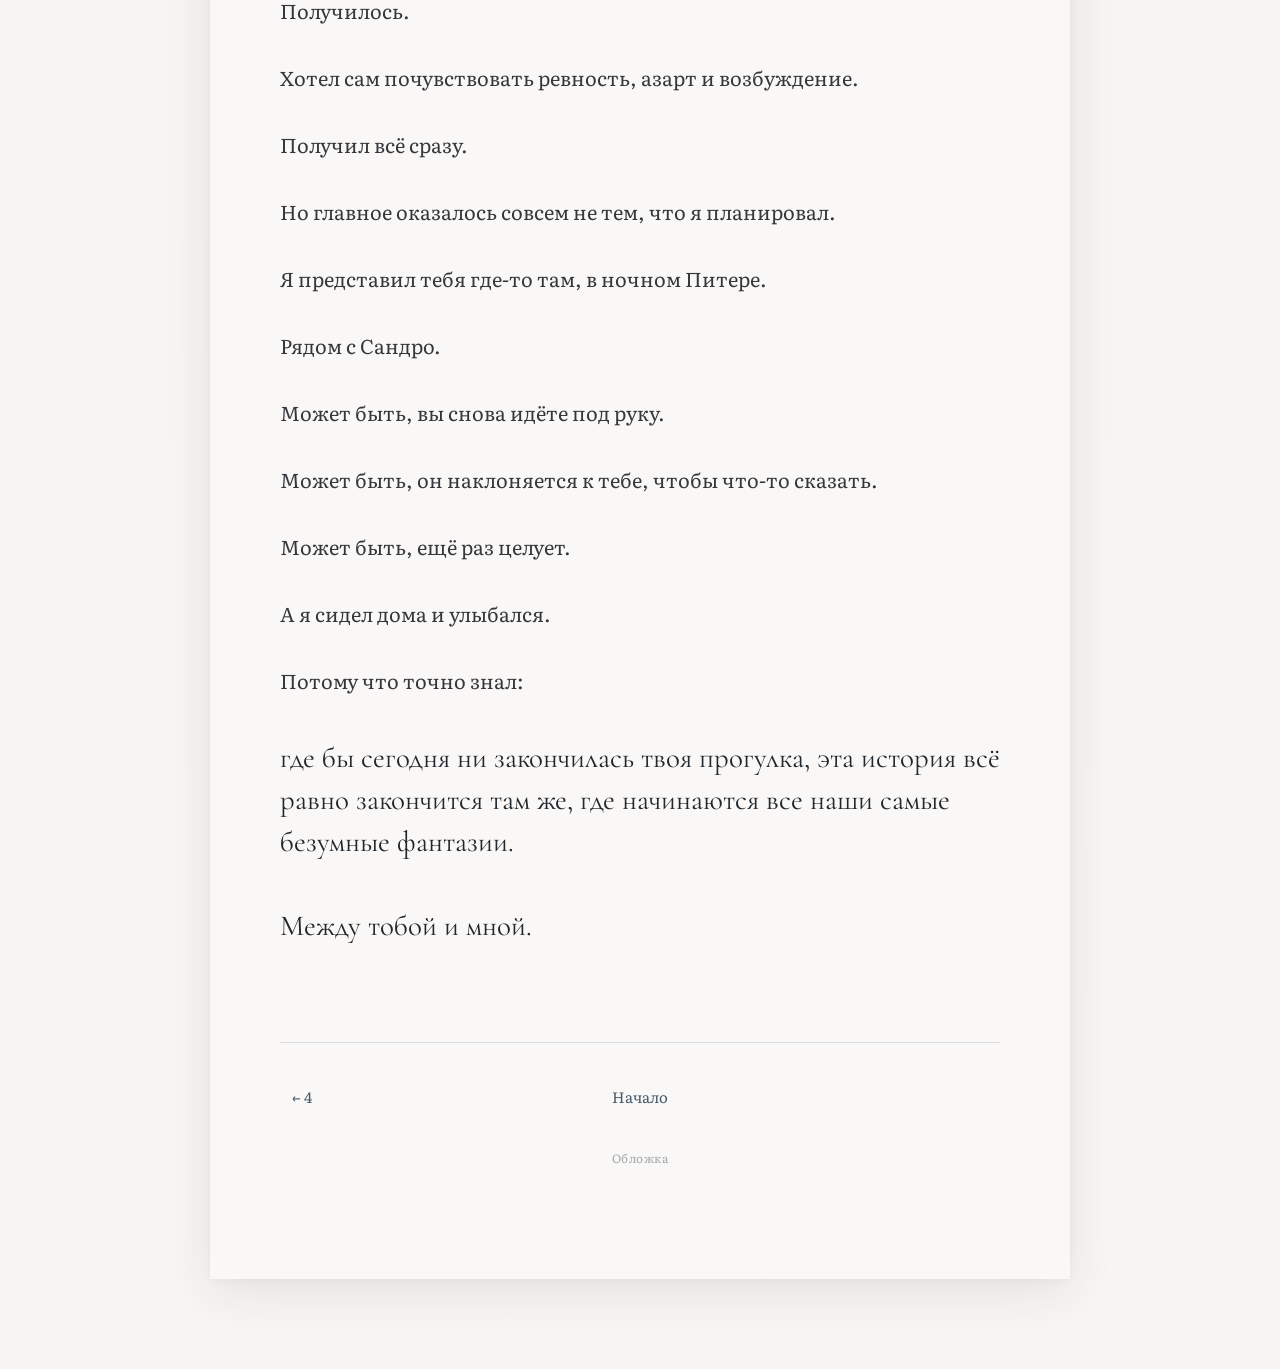
<file: chapter5.html>
<!DOCTYPE html>
<html lang="ru">

<head>

<meta charset="UTF-8">
<meta name="viewport" content="width=device-width, initial-scale=1.0">

<title>Глава 5 — Ночной Питер</title>

<link rel="stylesheet" href="style.css">

<link rel="preconnect" href="https://fonts.googleapis.com">
<link rel="preconnect" href="https://fonts.gstatic.com" crossorigin>

<link href="https://fonts.googleapis.com/css2?family=Cormorant+Garamond:wght@500;600&family=Literata:opsz,wght@7..72,300;7..72,400;7..72,500&display=swap" rel="stylesheet">

</head>

<body>

<div class="progress"></div>

<article class="chapter">

<div class="chapter-number">
Глава пятая
</div>

<h1 class="chapter-title">
Ночной Питер
</h1>

<p>
После твоего «Я разрешила» прошло минут сорок.
</p>

<p>
Я не писал.
</p>

<p>
Не хотел превращаться в диспетчера твоего свидания.
</p>

<p>
Мне хотелось знать, что происходит, конечно.
</p>

<p>
Но ещё сильнее хотелось, чтобы между вами оставалось пространство, в котором ты можешь просто быть женщиной, гуляющей вечером с понравившимся мужчиной.
</p>

<p>
Я представлял вас где-то у воды.
</p>

<p>
Сандро что-нибудь рассказывает про город.
</p>

<p>
Ты смеёшься.
</p>

<p>
Вы идёте рядом.
</p>

<p>
Я поймал себя на мысли:
</p>

<p>
«Его рука держит твою».
</p>

<p>
И тут же поправил себя.
</p>

<p>
Нет.
</p>

<p>
Ты сказала, что идёшь с ним под руку.
</p>

<p>
Почему-то эта мелочь имела значение.
</p>

<p>
В 22:46 пришло:
</p>

<p>
«Ты не спишь?»
</p>

<p>
Я ответил сразу:
</p>

<p>
«Конечно нет».
</p>

<p>
«Мы гуляем».
</p>

<p>
— «Я подозревал».
</p>

<p>
— «Очень красиво».
</p>

<p>
Я улыбнулся.
</p>

<p>
«Город?»
</p>

<p>
Пауза.
</p>

<p>
«Тоже».
</p>

<p>
Вот зараза.
</p>

<p>
«А что ещё?»
</p>

<p>
Ответа не было минуты две.
</p>

<p>
Потом:
</p>

<p>
«Он очень... мужской».
</p>

<p>
Я перечитал.
</p>

<p>
«Расшифруй».
</p>

<p>
Ты написала:
</p>

<p>
«Не знаю, как объяснить. Спокойный. Не суетится. Не пытается всё время понравиться».
</p>

<p>
И следом:
</p>

<p>
«Но всё время чувствую, что он рядом».
</p>

<p>
Вот тогда я понял, насколько точно попал.
</p>

<p>
Это было именно то, что нравилось тебе в мужчинах.
</p>

<p>
Не громкость.
</p>

<p>
Не демонстративная уверенность.
</p>

<p>
Не попытка продавить женщину за первые пятнадцать минут.
</p>

<p>
А ощущение силы, которой не требуется постоянно себя доказывать.
</p>

<p>
Я написал:
</p>

<p>
«Кажется, я действительно хорошо его выбрал».
</p>

<p>
«Не зазнавайся».
</p>

<p>
А через несколько секунд:
</p>

<p>
«Но да».
</p>

<p>
После этого ты снова исчезла.
</p>

<p>
На этот раз надолго.
</p>

<p>
Я смотрел на телефон, иногда брал его в руки, снова откладывал.
</p>

<p>
И при этом не волновался.
</p>

<p>
Вернее, волновался — но совсем не так.
</p>

<p>
Мне не было страшно.
</p>

<p>
Мне было интересно, насколько далеко зайдёт этот вечер.
</p>

<p>
И я знал, что ответ на этот вопрос сейчас зависит не от меня.
</p>

<p>
Вы наверняка шли всё ближе друг к другу.
</p>

<p>
Может быть, иногда соприкасались плечами.
</p>

<p>
Может быть, останавливались у какого-нибудь моста.
</p>

<p>
Может быть, паузы между фразами становились чуть длиннее.
</p>

<p>
Есть такой момент между мужчиной и женщиной.
</p>

<p>
Ещё ничего не случилось.
</p>

<p>
Но оба уже знают, что может случиться.
</p>

<p>
В 23:23 телефон загорелся.
</p>

<p>
«Я сейчас кое-что скажу, только не начинай сразу».
</p>

<p>
Я рассмеялся.
</p>

<p>
«Уже начинаю».
</p>

<p>
Пауза.
</p>

<p>
Потом:
</p>

<p>
«Он меня поцеловал».
</p>

<p>
Я просто смотрел на эти три слова.
</p>

<p>
И видел всю цепочку, которая к ним привела.
</p>

<p>
Запасной телефон.
</p>

<p>
Новая симка.
</p>

<p>
Сайты знакомств.
</p>

<p>
Десятки идиотов, которых я отбраковал.
</p>

<p>
Фотография Сандро.
</p>

<p>
Твоя фотография.
</p>

<p>
Ваши первые сообщения.
</p>

<p>
Платье.
</p>

<p>
Два бокала на столе.
</p>

<p>
Его рука в кадре.
</p>

<p>
Твоё «Я разрешила».
</p>

<p>
И теперь:
</p>

<p>
«Он меня поцеловал».
</p>

<p>
Я написал:
</p>

<p>
«Ну наконец-то».
</p>

<p>
Ответ:
</p>

<p>
«Дурак».
</p>

<p>
Я улыбнулся.
</p>

<p>
«Тебе понравилось?»
</p>

<p>
Ты прочитала.
</p>

<p>
И ничего.
</p>

<p>
Вот здесь я впервые за весь вечер действительно почувствовал ревность.
</p>

<p>
Совсем немного.
</p>

<p>
Тонкую.
</p>

<p>
Острую.
</p>

<p>
И очень живую.
</p>

<p>
Потом появился ответ:
</p>

<p>
«Да».
</p>

<p>
Я медленно выдохнул и написал:
</p>

<p>
«Тогда я рад».
</p>

<p>
«Правда?»
</p>

<p>
«Правда».
</p>

<p>
Потом добавил:
</p>

<p>
«Немного ревную».
</p>

<p>
Ты прислала сердечко.
</p>

<p>
«Я знаю».
</p>

<p>
«Но рад больше».
</p>

<p>
Пауза.
</p>

<p>
«Я тоже».
</p>

<p>
Я нахмурился.
</p>

<p>
«Ты тоже рада или тоже ревнуешь?»
</p>

<p>
Ты поставила смеющийся смайлик.
</p>

<p>
«Рада, что ты ревнуешь. Совсем чуть-чуть».
</p>

<p>
Я покачал головой.
</p>

<p>
Вот ведь женщина.
</p>

<p>
«Расскажешь?»
</p>

<p>
«Что?»
</p>

<p>
«Как это произошло».
</p>

<p>
На этот раз ты отвечала кусочками.
</p>

<p>
«Мы остановились возле воды».
</p>

<p>
Пауза.
</p>

<p>
«Разговаривали».
</p>

<p>
Потом:
</p>

<p>
«Потом он замолчал».
</p>

<p>
Я уже почти видел сцену.
</p>

<p>
Следующее сообщение:
</p>

<p>
«Я посмотрела на него».
</p>

<p>
Я написал:
</p>

<p>
«И?»
</p>

<p>
«Он спросил: можно?»
</p>

<p>
Я замер.
</p>

<p>
Сандро.
</p>

<p>
Конечно.
</p>

<p>
Именно так.
</p>

<p>
«Что ты сказала?»
</p>

<p>
Ответ пришёл не сразу.
</p>

<p>
«Ничего».
</p>

<p>
И следом:
</p>

<p>
«Просто не отвернулась».
</p>

<p>
У меня внутри снова всё сжалось.
</p>

<p>
«И?»
</p>

<p>
«И поцеловал».
</p>

<p>
Пауза.
</p>

<p>
«Сначала очень осторожно».
</p>

<p>
Я больше ничего не спросил.
</p>

<p>
Хотя вопросов было много.
</p>

<p>
Но вдруг понял, что не хочу получать эту сцену целиком через телефон.
</p>

<p>
Некоторые подробности лучше услышать потом.
</p>

<p>
Когда ты вернёшься.
</p>

<p>
Когда мы будем лежать рядом.
</p>

<p>
Когда я смогу видеть твоё лицо в тот момент, когда ты будешь мне рассказывать.
</p>

<p>
Я написал:
</p>

<p>
«Хорошо».
</p>

<p>
Ты спросила:
</p>

<p>
«Что хорошо?»
</p>

<p>
«Что он спросил».
</p>

<p>
«Да».
</p>

<p>
«И что ты не отвернулась».
</p>

<p>
Ты прислала сердечко.
</p>

<p>
И именно тогда я окончательно понял, что во всей этой истории оказалось самым сильным.
</p>

<p>
Не другой мужчина.
</p>

<p>
Не его внешность.
</p>

<p>
Не его характер.
</p>

<p>
Не даже то, что он тебе понравился.
</p>

<p>
И не моя ревность.
</p>

<p>
Самым сильным оказалось твоё доверие.
</p>

<p>
Через несколько минут ты написала:
</p>

<p>
«Он предлагает ещё немного пройтись».
</p>

<p>
Я ответил:
</p>

<p>
«Иди».
</p>

<p>
«Ты уверен?»
</p>

<p>
Я посмотрел на эту фразу.
</p>

<p>
Но услышал в ней не просьбу о разрешении.
</p>

<p>
И даже не проверку.
</p>

<p>
Скорее маленькое прикосновение ко мне через тысячу километров.
</p>

<p>
«Абсолютно».
</p>

<p>
Ты ответила:
</p>

<p>
«Люблю тебя».
</p>

<p>
Я улыбнулся.
</p>

<p>
«И я тебя».
</p>

<p>
Через минуту пришло последнее сообщение:
</p>

<p>
«Тогда я уберу телефон».
</p>

<p>
Я написал:
</p>

<p>
«Правильно».
</p>

<p>
И уже хотел отложить свой.
</p>

<p>
Но потом добавил:
</p>

<p>
«Пусть этот кусочек вечера будет только твоим».
</p>

<p>
Ты прочитала.
</p>

<p>
И больше ничего не ответила.
</p>

<p>
Экран погас.
</p>

<p>
Я положил телефон рядом и впервые за весь вечер не стал ждать следующего сообщения.
</p>

<p>
Наверное, потому что понял: именно здесь эта история для меня должна на время остановиться.
</p>

<p>
Дальше ты расскажешь сама.
</p>

<p>
Может быть, всё.
</p>

<p>
Может быть, не всё.
</p>

<p>
Может быть, какие-то маленькие подробности оставишь себе.
</p>

<p>
И это тоже будет правильно.
</p>

<p>
Потому что настоящая свобода женщины, которую любишь, начинается не с разрешения.
</p>

<p>
Она начинается с доверия.
</p>

<p>
Я хотел найти тебе мужчину из твоей тайной мечты.
</p>

<p>
Нашёл.
</p>

<p>
Хотел заставить тебя немного волноваться.
</p>

<p>
Получилось.
</p>

<p>
Хотел сам почувствовать ревность, азарт и возбуждение.
</p>

<p>
Получил всё сразу.
</p>

<p>
Но главное оказалось совсем не тем, что я планировал.
</p>

<p>
Я представил тебя где-то там, в ночном Питере.
</p>

<p>
Рядом с Сандро.
</p>

<p>
Может быть, вы снова идёте под руку.
</p>

<p>
Может быть, он наклоняется к тебе, чтобы что-то сказать.
</p>

<p>
Может быть, ещё раз целует.
</p>

<p>
А я сидел дома и улыбался.
</p>

<p>
Потому что точно знал:
</p>

<p class="ending">
где бы сегодня ни закончилась твоя прогулка,
эта история всё равно закончится там же,
где начинаются все наши самые безумные фантазии.
</p>

<p class="ending">
Между тобой и мной.
</p>

<div class="navigation">
    <a href="chapter4.html">← 4</a>

    <a href="story.html">Начало</a>

    <span></span>
</div>

<a class="chapter-cover-link" href="index.html">
    Обложка
</a>
  
<span></span>

</div>

</article>
<script src="script.js"></script>
</body>

</html>
</file>
<file: style.css>
/* ==========================================================
   Я нашёл тебе мужчину
   Петербургская версия
   ========================================================== */

:root {
    --bg: #f2f1ee;
    --paper: #fbfaf7;

    --text: #34383c;
    --title: #20272d;

    --accent: #657b8d;
    --accent-dark: #455c6e;

    --muted: #858b8f;
    --line: #d6dce0;

    --shadow: rgba(28, 40, 48, 0.09);
}


/* ==========================================================
   БАЗОВЫЕ НАСТРОЙКИ
   ========================================================== */

* {
    margin: 0;
    padding: 0;
    box-sizing: border-box;
}

html {
    scroll-behavior: smooth;
}

body {
    min-height: 100vh;

    background:
        linear-gradient(
            rgba(235, 238, 240, 0.68),
            rgba(245, 242, 237, 0.76)
        ),
        url("assets/piter-watermark.png")
        center center / cover fixed no-repeat;

    color: var(--text);

    font-family: "Literata", Georgia, serif;
    font-size: 20px;
    line-height: 1.9;

    -webkit-font-smoothing: antialiased;
    text-rendering: optimizeLegibility;
}


/* ==========================================================
   ПРОГРЕСС ЧТЕНИЯ
   ========================================================== */

.progress {
    position: fixed;

    top: 0;
    left: 0;

    width: 0;
    height: 3px;

    background: var(--accent);

    z-index: 9999;

    box-shadow:
        0 0 6px rgba(101, 123, 141, 0.25);
}


/* ==========================================================
   STORY.HTML
   ВНУТРЕННЯЯ СТРАНИЦА С АННОТАЦИЕЙ
   ========================================================== */

.cover {
    position: relative;

    min-height: 100vh;

    display: flex;
    align-items: center;
    justify-content: center;

    padding: 60px 30px;

    background:
        linear-gradient(
            rgba(231, 235, 237, 0.28),
            rgba(244, 241, 236, 0.38)
        ),
        url("assets/piter-cover.jpg")
        center center / cover no-repeat fixed;
}


.cover::before {
    content: "";

    position: absolute;
    inset: 0;

    background:
        linear-gradient(
            180deg,
            rgba(50, 70, 85, 0.05),
            rgba(255, 255, 255, 0.02) 45%,
            rgba(240, 236, 230, 0.05)
        );

    pointer-events: none;
}


.cover-content {
    position: relative;
    z-index: 2;

    width: min(760px, 100%);

    padding: 58px 55px 62px;

    text-align: center;

    background: rgba(250, 249, 246, 0.76);

    border: 1px solid rgba(255, 255, 255, 0.65);

    box-shadow:
        0 20px 60px rgba(25, 40, 50, 0.12),
        0 2px 10px rgba(25, 40, 50, 0.05);

    backdrop-filter: blur(6px);
    -webkit-backdrop-filter: blur(6px);
}


.book-type {
    margin-bottom: 34px;

    color: var(--muted);

    font-family: "Literata", serif;

    font-size: 12px;

    letter-spacing: 5px;

    text-transform: uppercase;
}


/* На случай использования h1 вне новой обложки */

h1 {
    color: var(--title);

    font-family: "Cormorant Garamond", Georgia, serif;

    font-size: 72px;
    font-weight: 600;

    line-height: 1.02;

    letter-spacing: -1px;
}


.divider {
    width: 110px;
    height: 1px;

    margin: 42px auto;

    background: var(--accent);

    opacity: 0.45;
}


.annotation {
    max-width: 610px;

    margin: 0 auto 25px;

    font-size: 19px;

    line-height: 1.85;
}


.annotation.accent {
    margin-top: 35px;
    margin-bottom: 25px;

    color: var(--title);

    font-family: "Cormorant Garamond", Georgia, serif;

    font-size: 34px;
    font-weight: 600;

    line-height: 1.3;
}


/* ==========================================================
   КНОПКИ STORY.HTML
   ========================================================== */

.start-button {
    display: inline-block;

    margin-top: 45px;

    padding: 16px 38px;

    color: var(--accent-dark);

    border: 1px solid var(--accent);

    text-decoration: none;

    font-family: "Literata", serif;

    font-size: 16px;

    letter-spacing: 0.3px;

    background: rgba(255, 255, 255, 0.25);

    transition:
        background-color 0.3s ease,
        color 0.3s ease,
        transform 0.3s ease,
        box-shadow 0.3s ease;
}


.start-button:hover {
    color: white;

    background: var(--accent);

    transform: translateY(-2px);

    box-shadow:
        0 8px 20px rgba(69, 92, 110, 0.18);
}


/* ссылка обратно на визуальную обложку */

.cover-link {
    display: block;

    margin-top: 28px;

    color: var(--muted);

    font-size: 13px;

    text-decoration: none;

    letter-spacing: 0.4px;

    opacity: 0.85;

    transition:
        color 0.2s ease,
        opacity 0.2s ease;
}


.cover-link:hover {
    color: var(--accent-dark);

    opacity: 1;
}


/* ==========================================================
   ГЛАВЫ
   ========================================================== */

.chapter {
    position: relative;

    width: min(860px, calc(100% - 50px));

    margin: 55px auto 90px;

    padding: 90px 70px 105px;

    background: rgba(251, 250, 247, 0.86);

    box-shadow:
        0 12px 45px rgba(28, 40, 48, 0.09),
        0 2px 8px rgba(30, 40, 48, 0.035);
}


/* ==========================================================
   НОМЕР И НАЗВАНИЕ ГЛАВЫ
   ========================================================== */

.chapter-number {
    color: var(--muted);

    font-family: "Literata", serif;

    font-size: 12px;

    letter-spacing: 4px;

    text-transform: uppercase;
}


.chapter-number::after {
    content: "";

    display: block;

    width: 45px;
    height: 1px;

    margin-top: 20px;

    background: var(--accent);

    opacity: 0.55;
}


.chapter-title {
    margin-top: 24px;
    margin-bottom: 66px;

    color: var(--title);

    font-family: "Cormorant Garamond", Georgia, serif;

    font-size: 58px;
    font-weight: 600;

    line-height: 1.1;
}


/* ==========================================================
   ТЕКСТ ГЛАВ
   ========================================================== */

.chapter p {
    margin-bottom: 1.45em;
}


/* Буквица */

.chapter-title + p::first-letter {
    float: left;

    margin: 9px 9px 0 0;

    color: var(--accent-dark);

    font-family: "Cormorant Garamond", Georgia, serif;

    font-size: 62px;
    font-weight: 600;

    line-height: 0.72;
}


/* Финальные строки */

.ending {
    margin-top: 38px;

    color: var(--title);

    font-family: "Cormorant Garamond", Georgia, serif;

    font-size: 29px;

    line-height: 1.45;
}


/* ==========================================================
   НАВИГАЦИЯ ГЛАВ
   ← 1       Начало       3 →
   ========================================================== */

.navigation {
    display: grid;

    grid-template-columns: 1fr auto 1fr;

    align-items: center;

    gap: 20px;

    margin-top: 95px;

    padding-top: 32px;

    border-top: 1px solid var(--line);

    font-size: 15px;
}


/* Все ссылки */

.navigation a {
    color: var(--accent-dark);

    text-decoration: none;

    min-width: 44px;
    min-height: 44px;

    display: inline-flex;

    align-items: center;
    justify-content: center;

    border-radius: 50%;

    transition:
        background-color 0.2s ease,
        color 0.2s ease,
        opacity 0.2s ease;
}


.navigation a:hover {
    color: var(--title);

    background:
        rgba(101, 123, 141, 0.10);
}


/* Левая кнопка */

.navigation > :first-child {
    justify-self: start;
}


/* Центральное "Начало" */

.navigation > :nth-child(2) {
    justify-self: center;
}


.navigation > a:nth-child(2) {
    min-width: auto;
    min-height: 44px;

    padding: 0 10px;

    border-radius: 4px;
}


/* Правая кнопка */

.navigation > :last-child {
    justify-self: end;
}


/* ==========================================================
   ССЫЛКА "ОБЛОЖКА" ПОД НАВИГАЦИЕЙ
   ========================================================== */

.chapter-cover-link {
    display: block;

    width: max-content;

    margin: 24px auto 0;

    padding: 4px 8px;

    text-align: center;

    color: var(--muted);

    font-size: 12px;

    letter-spacing: 0.5px;

    text-decoration: none;

    opacity: 0.72;

    transition:
        color 0.2s ease,
        opacity 0.2s ease;
}


.chapter-cover-link:hover {
    color: var(--accent-dark);

    opacity: 1;
}


/* ==========================================================
   СТАРЫЙ CHAPTER-NAV
   Оставлен на случай, если где-то сохранился старый HTML
   ========================================================== */

.chapter-nav {
    width: min(860px, calc(100% - 50px));

    display: grid;

    grid-template-columns: 1fr auto 1fr;

    align-items: center;

    gap: 20px;

    margin: -45px auto 80px;

    padding: 30px 20px;

    border-top: 1px solid var(--line);

    font-family: "Literata", serif;

    font-size: 15px;
}


.chapter-nav a {
    color: var(--accent-dark);

    text-decoration: none;
}


.chapter-nav a:hover {
    color: var(--title);
}


/* ==========================================================
   FOOTER
   ========================================================== */

body > footer:not(.chapter-nav) {
    padding: 35px 20px;

    color: var(--muted);

    text-align: center;

    font-size: 12px;

    letter-spacing: 0.4px;
}


/* ==========================================================
   НОВАЯ ВИЗУАЛЬНАЯ ОБЛОЖКА INDEX.HTML
   ========================================================== */

.splash-page {
    margin: 0;

    background: #17222a;

    overflow: hidden;
}


.splash-new {
    position: relative;

    width: 100%;

    min-height: 100vh;
    min-height: 100svh;

    display: flex;

    align-items: center;
    justify-content: center;

    overflow: hidden;

    background:
        url("assets/piter-cover-1.png")
        center center / cover no-repeat;
}


/* Затемнение поверх фотографии */

.splash-new-overlay {
    position: absolute;

    inset: 0;

    z-index: 1;

    background:
        linear-gradient(
            180deg,
            rgba(9, 19, 29, 0.18) 0%,
            rgba(10, 20, 31, 0.12) 38%,
            rgba(7, 15, 23, 0.42) 100%
        );
}


/* Текст обложки */

.splash-new-content {
    position: relative;

    z-index: 2;

    width: min(760px, calc(100% - 50px));

    text-align: center;

    color: #f8f4ec;

    text-shadow:
        0 2px 16px rgba(0, 0, 0, 0.48);
}


.splash-new-type {
    margin-bottom: 28px;

    font-family: "Literata", serif;

    font-size: 12px;

    letter-spacing: 7px;

    text-transform: uppercase;

    opacity: 0.88;
}


.splash-new-title {
    margin: 0;

    color: #f8f4ec;

    font-family: "Cormorant Garamond", Georgia, serif;

    font-size: clamp(62px, 7vw, 94px);

    font-weight: 600;

    line-height: 0.94;

    letter-spacing: -1px;
}


.splash-new-line {
    width: 92px;
    height: 1px;

    margin: 38px auto 26px;

    background:
        rgba(255, 255, 255, 0.72);
}


.splash-new-city {
    font-family: "Literata", serif;

    font-size: 13px;

    letter-spacing: 5px;

    text-transform: uppercase;

    opacity: 0.90;
}


.splash-new-button {
    display: inline-block;

    margin-top: 62px;

    padding: 14px 38px;

    border:
        1px solid rgba(255, 255, 255, 0.78);

    color: #ffffff;

    font-family: "Literata", serif;

    font-size: 14px;

    letter-spacing: 1.5px;

    text-decoration: none;

    background:
        rgba(8, 18, 28, 0.22);

    box-shadow:
        0 10px 30px rgba(0, 0, 0, 0.18);

    transition:
        background-color 0.3s ease,
        transform 0.3s ease;
}


.splash-new-button:hover {
    background:
        rgba(255, 255, 255, 0.14);

    transform: translateY(-2px);
}


/* ==========================================================
   МОБИЛЬНАЯ ВЕРСИЯ
   ========================================================== */

@media (max-width: 700px) {

    body {
        font-size: 17px;

        line-height: 1.68;

        background:
            linear-gradient(
                rgba(235, 238, 240, 0.30),
                rgba(245, 242, 237, 0.40)
            ),
            url("assets/piter-watermark.png")
            60% center / cover no-repeat;

        background-attachment: scroll;
    }


    /* ------------------------------------------------------
       STORY.HTML
       ------------------------------------------------------ */

    .cover {
        min-height: 100svh;

        padding: 24px 18px 36px;

        background:
            url("assets/piter-cover.jpg")
            72% center / cover no-repeat;

        background-attachment: scroll;
    }


    .cover::before {
        background: none;
    }


    .cover-content {
        width: calc(100% - 42px);

        padding: 34px 20px 36px;

        background:
            rgba(250, 249, 246, 0.82);

        border:
            1px solid rgba(255, 255, 255, 0.65);

        box-shadow:
            0 15px 45px rgba(25, 40, 50, 0.14);

        backdrop-filter: none;
        -webkit-backdrop-filter: none;
    }


    h1 {
        font-size: 39px;

        line-height: 1.02;

        letter-spacing: -0.5px;
    }


    .book-type {
        margin-bottom: 18px;

        font-size: 10px;

        letter-spacing: 4px;
    }


    .divider {
        width: 100px;

        margin: 24px auto;
    }


    .annotation {
        margin-bottom: 18px;

        font-size: 16px;

        line-height: 1.62;
    }


    .annotation.accent {
        margin-top: 24px;
        margin-bottom: 18px;

        font-size: 27px;

        line-height: 1.2;
    }


    .start-button {
        margin-top: 26px;

        padding: 12px 24px;

        font-size: 15px;
    }


    #continue-reading {
        margin-top: 12px !important;
    }


    .cover-link {
        margin-top: 22px;

        font-size: 12px;
    }


    /* ------------------------------------------------------
       ГЛАВЫ
       ------------------------------------------------------ */

    .chapter {
        width: calc(100% - 26px);

        margin: 14px auto 36px;

        padding: 42px 24px 62px;

        background:
            rgba(251, 250, 247, 0.76);
    }


    .chapter-title {
        margin-top: 18px;
        margin-bottom: 32px;

        font-size: 42px;

        line-height: 1.05;
    }


    .chapter-number {
        font-size: 10px;

        letter-spacing: 3px;
    }


    .chapter-number::after {
        margin-top: 18px;
    }


    .chapter p {
        margin-bottom: 1.25em;
    }


    .chapter-title + p::first-letter {
        margin: 7px 8px 0 0;

        font-size: 50px;

        line-height: 0.75;
    }


    .ending {
        font-size: 25px;

        line-height: 1.4;
    }


    /* ------------------------------------------------------
       МОБИЛЬНАЯ НАВИГАЦИЯ

       ← 1       Начало       3 →
                   Обложка
       ------------------------------------------------------ */

    .navigation {
        gap: 8px;

        margin-top: 58px;

        padding-top: 22px;

        font-size: 14px;
    }


    .navigation a {
        min-width: 42px;
        min-height: 42px;

        padding: 0 7px;
    }


    .navigation > a:nth-child(2) {
        min-width: auto;

        padding: 0 10px;

        border-radius: 4px;
    }


    .chapter-cover-link {
        margin-top: 14px;

        font-size: 11px;

        letter-spacing: 0.7px;

        opacity: 0.68;
    }


    .chapter-nav {
        width: calc(100% - 30px);

        gap: 8px;

        font-size: 13px;
    }


    /* ------------------------------------------------------
       INDEX.HTML — НОВАЯ ОБЛОЖКА
       ------------------------------------------------------ */

    .splash-new {
        background-position: 58% center;
    }


    .splash-new-content {
        width: calc(100% - 44px);

        transform: translateY(-4vh);
    }


    .splash-new-type {
        margin-bottom: 22px;

        font-size: 10px;

        letter-spacing: 5px;
    }


    .splash-new-title {
        font-size: 50px;

        line-height: 0.96;
    }


    .splash-new-line {
        width: 72px;

        margin: 28px auto 22px;
    }


    .splash-new-city {
        font-size: 11px;

        letter-spacing: 4px;
    }


    .splash-new-button {
        margin-top: 46px;

        padding: 13px 34px;

        font-size: 13px;
    }
}


/* ==========================================================
   ОЧЕНЬ МАЛЕНЬКИЕ ЭКРАНЫ
   ========================================================== */

@media (max-width: 430px) {

    h1 {
        font-size: 37px;
    }


    .cover-content {
        padding-left: 18px;
        padding-right: 18px;
    }


    .annotation {
        font-size: 15.5px;
    }


    .annotation.accent {
        font-size: 26px;
    }


    .chapter {
        width: calc(100% - 22px);

        padding-left: 21px;
        padding-right: 21px;
    }


    .chapter-title {
        font-size: 40px;
    }


    .navigation {
        font-size: 13px;
    }


    .navigation a {
        min-width: 40px;
        min-height: 40px;
    }


    .chapter-cover-link {
        font-size: 10.5px;
    }


    .splash-new {
        background-position: 60% center;
    }


    .splash-new-title {
        font-size: 45px;
    }
}
</file>
